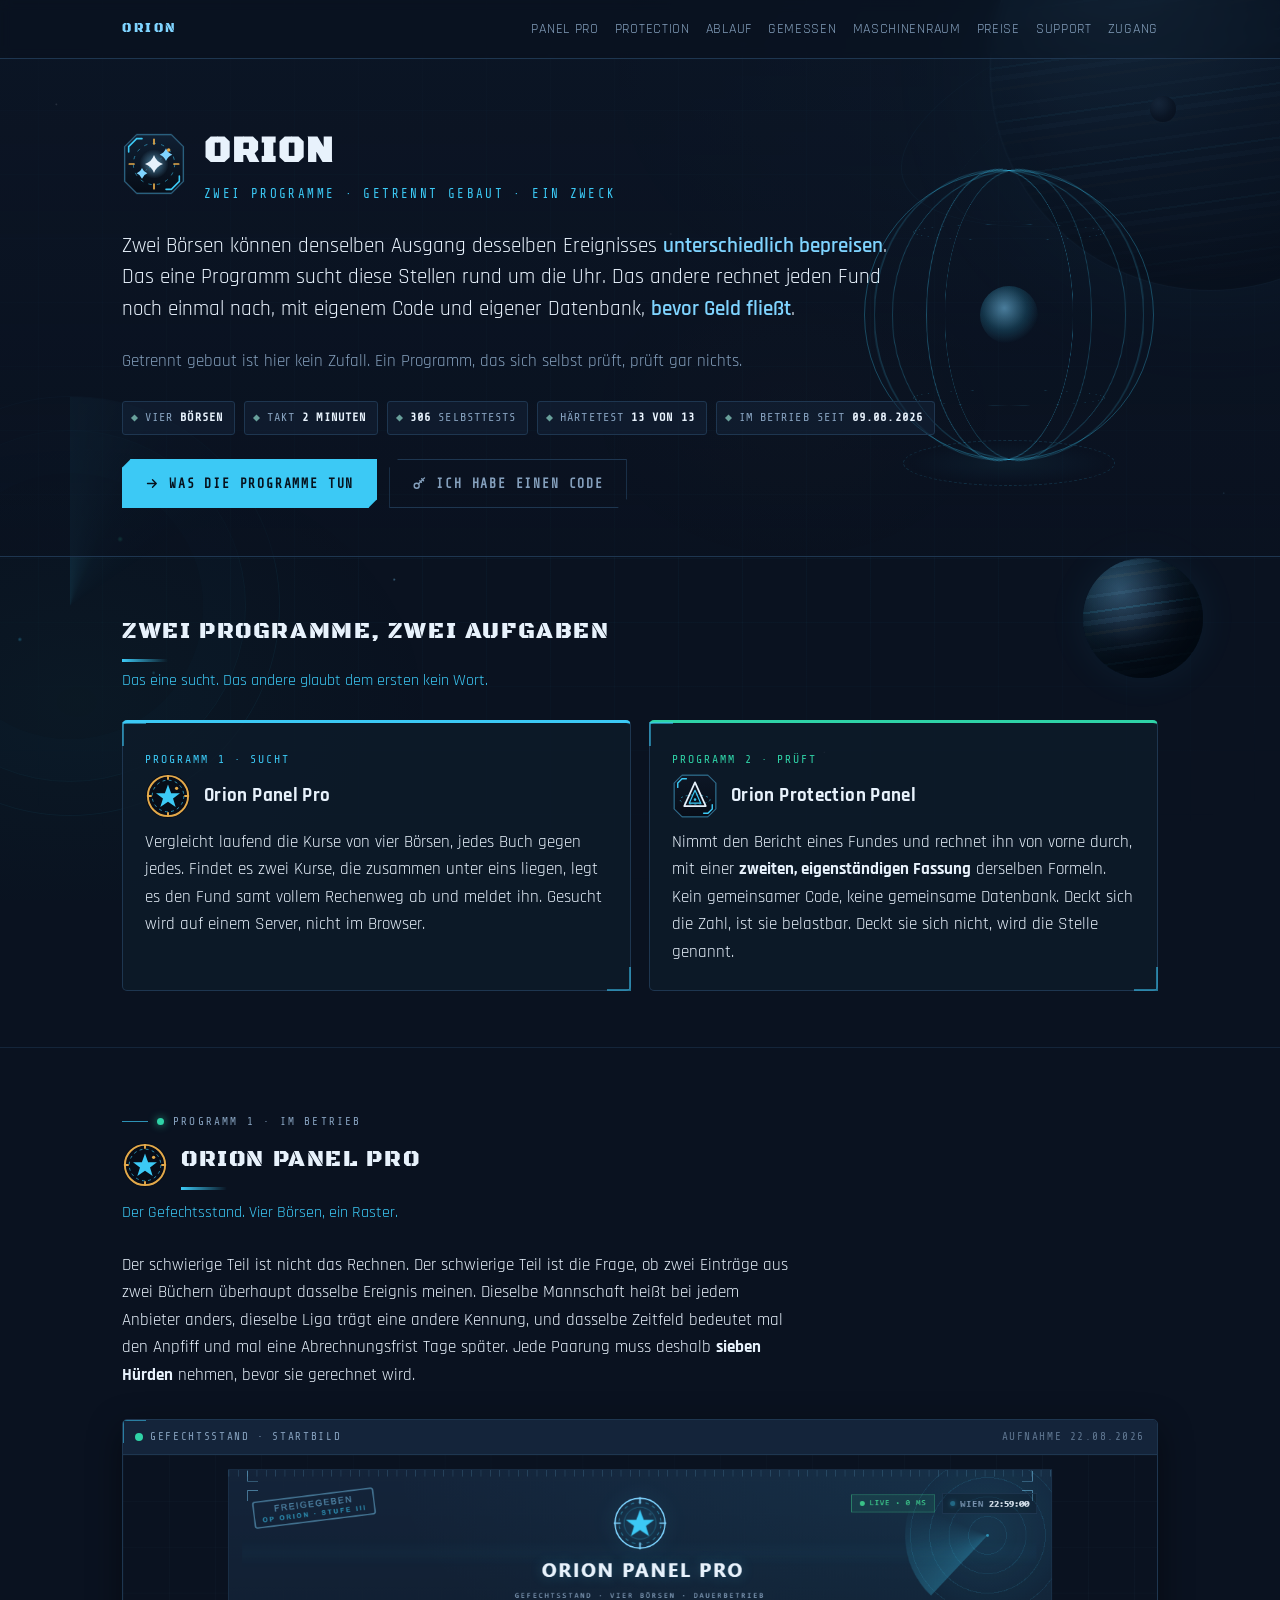
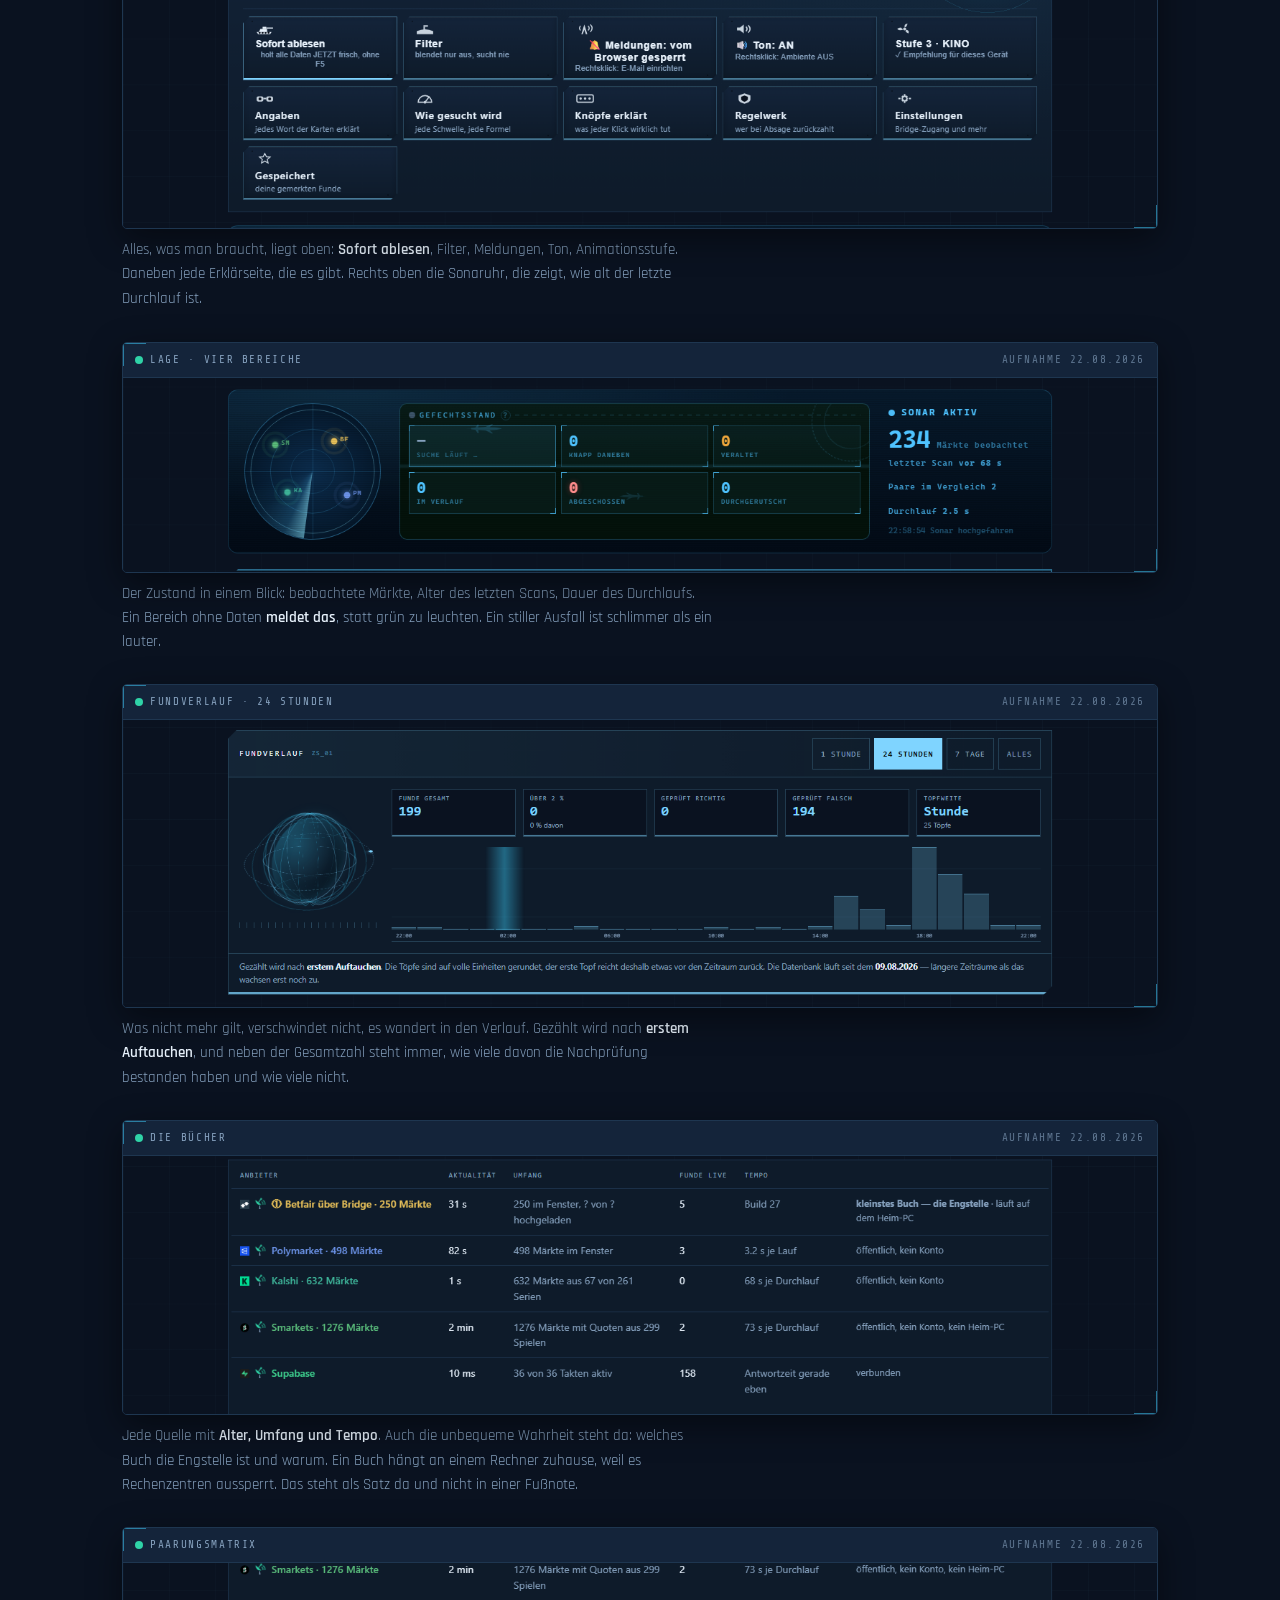
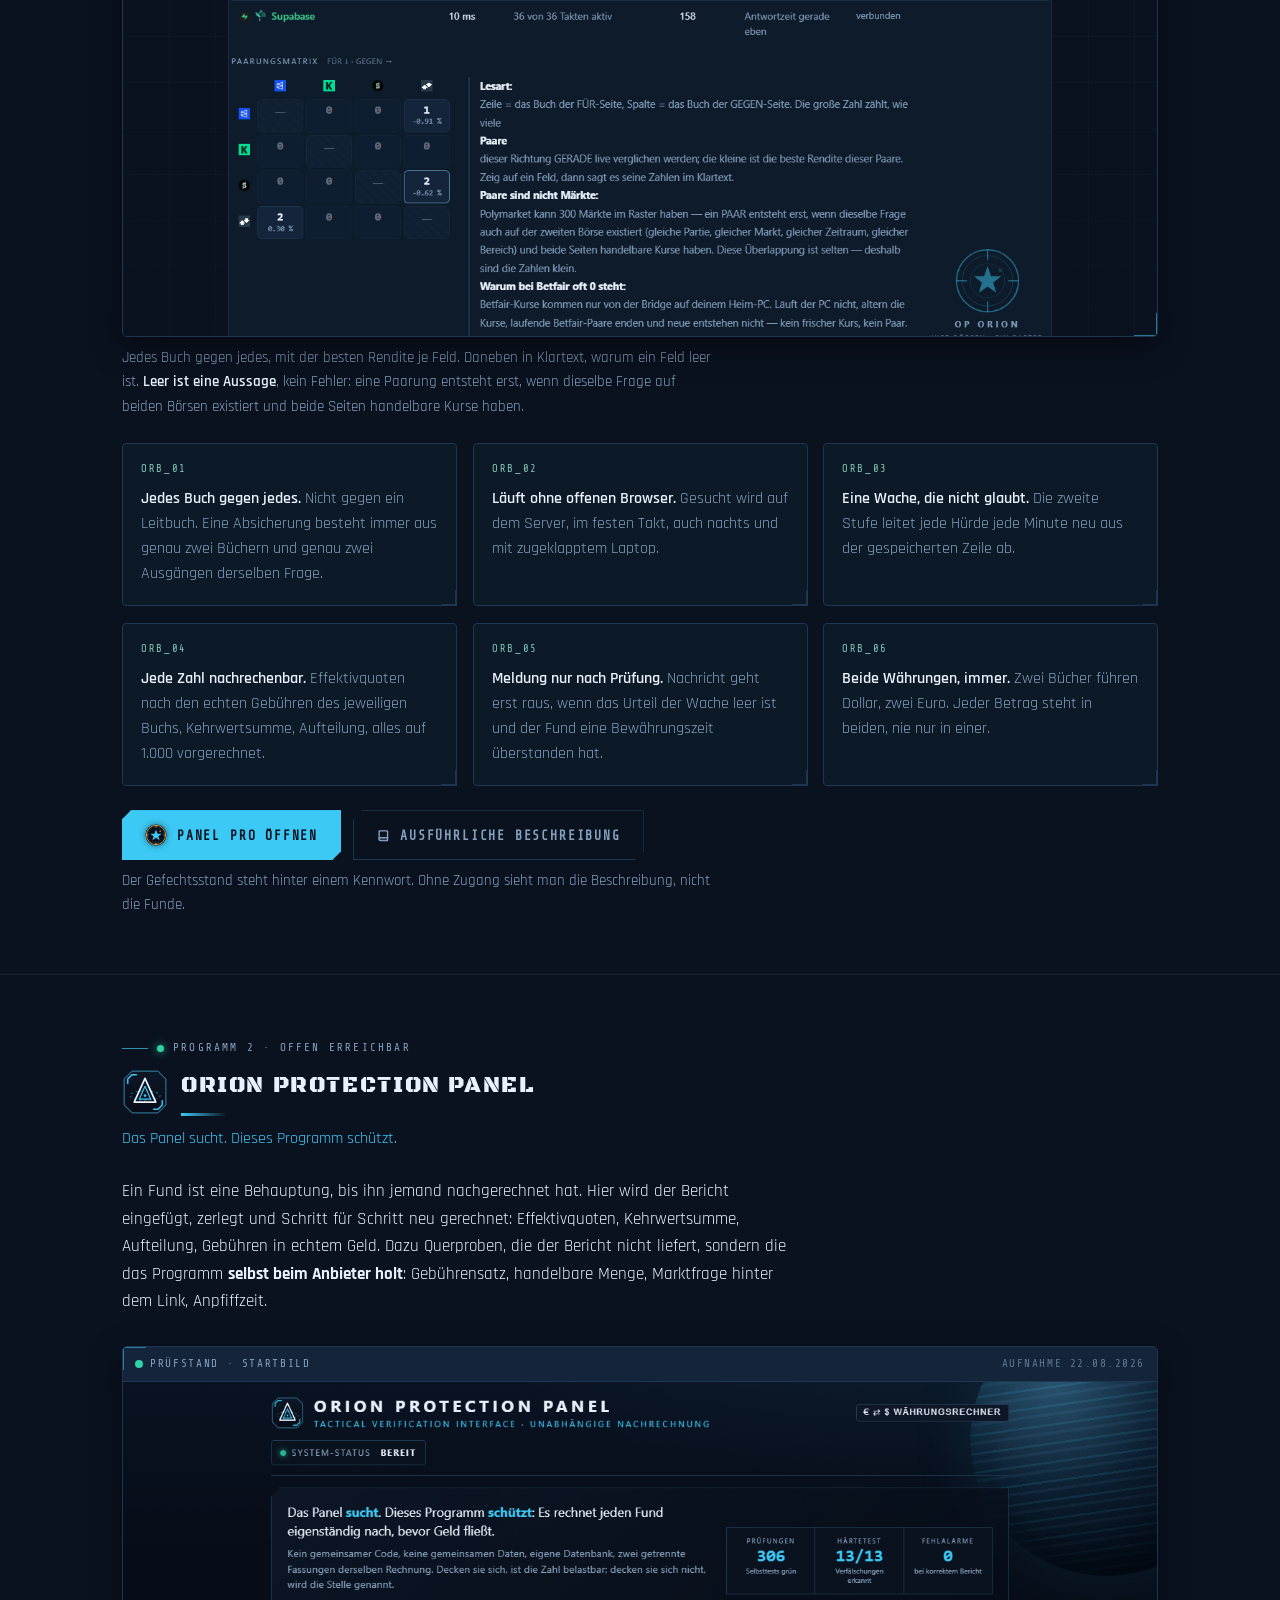
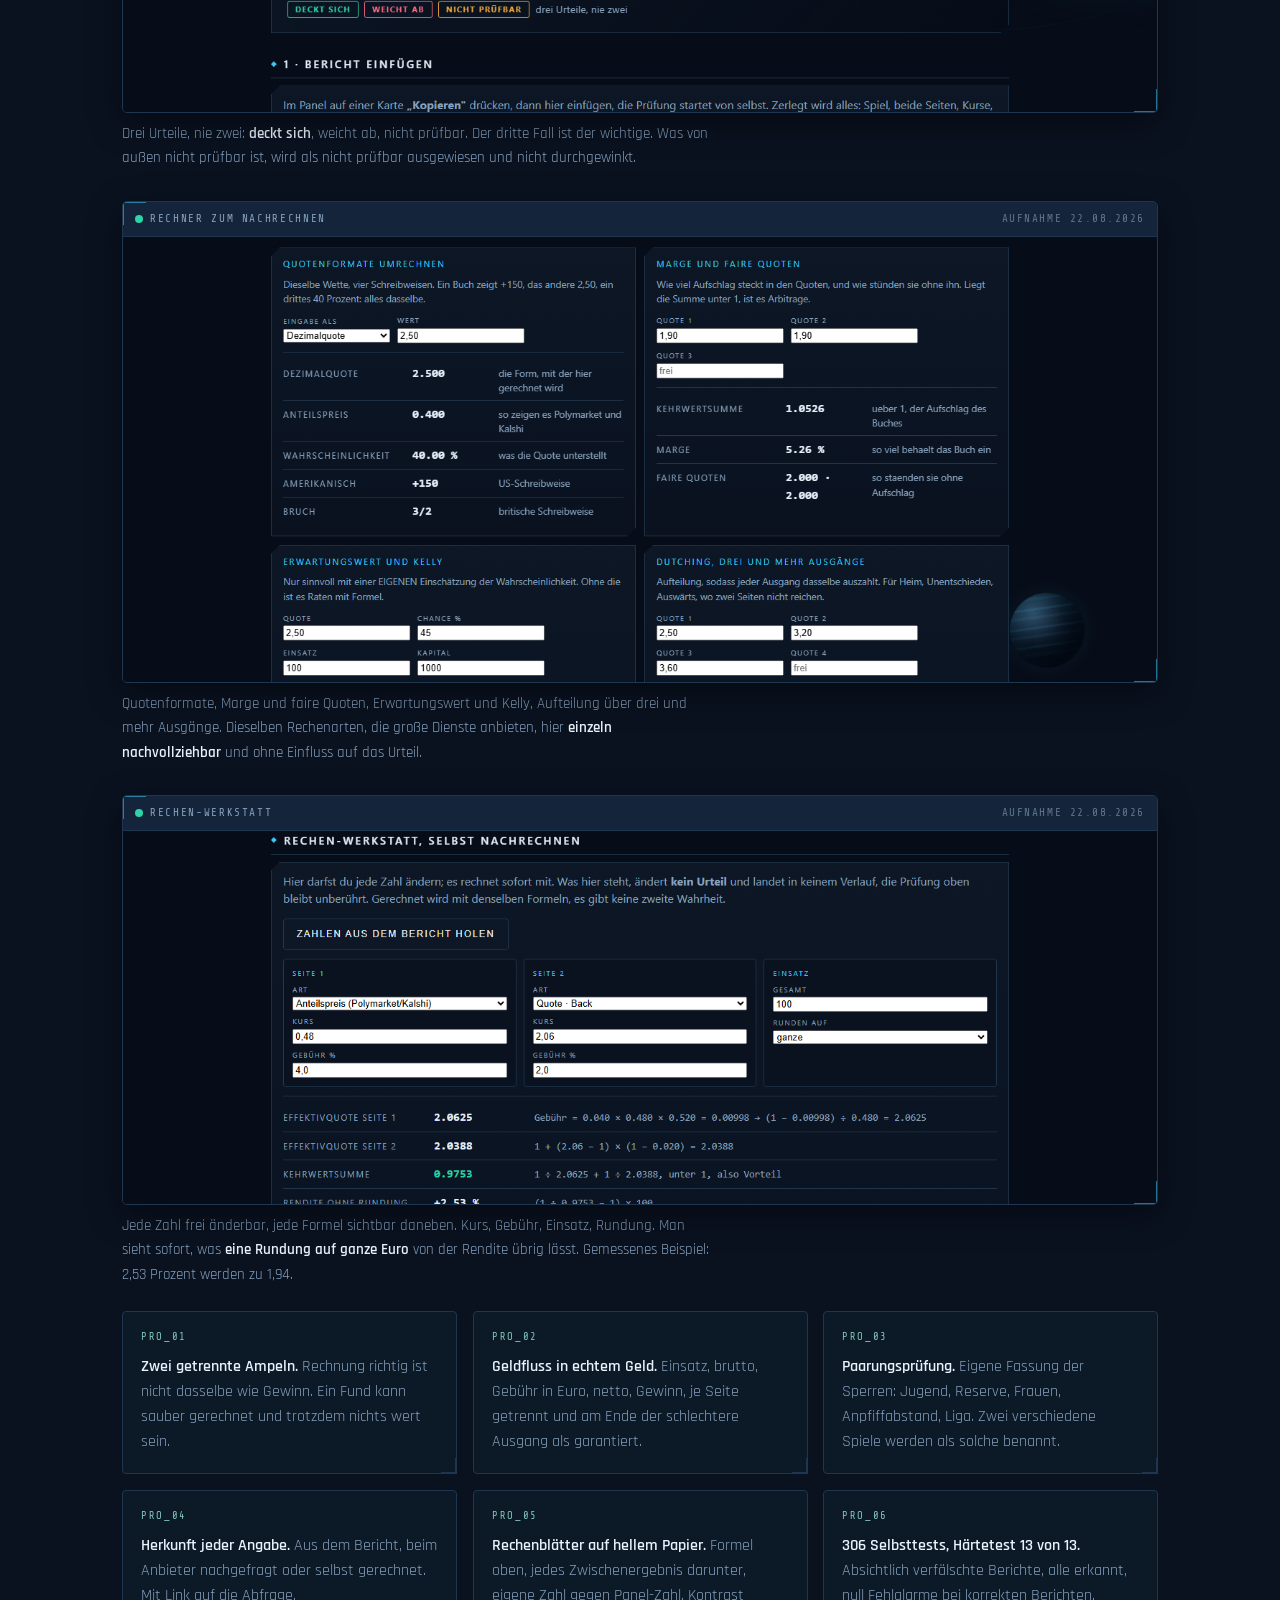
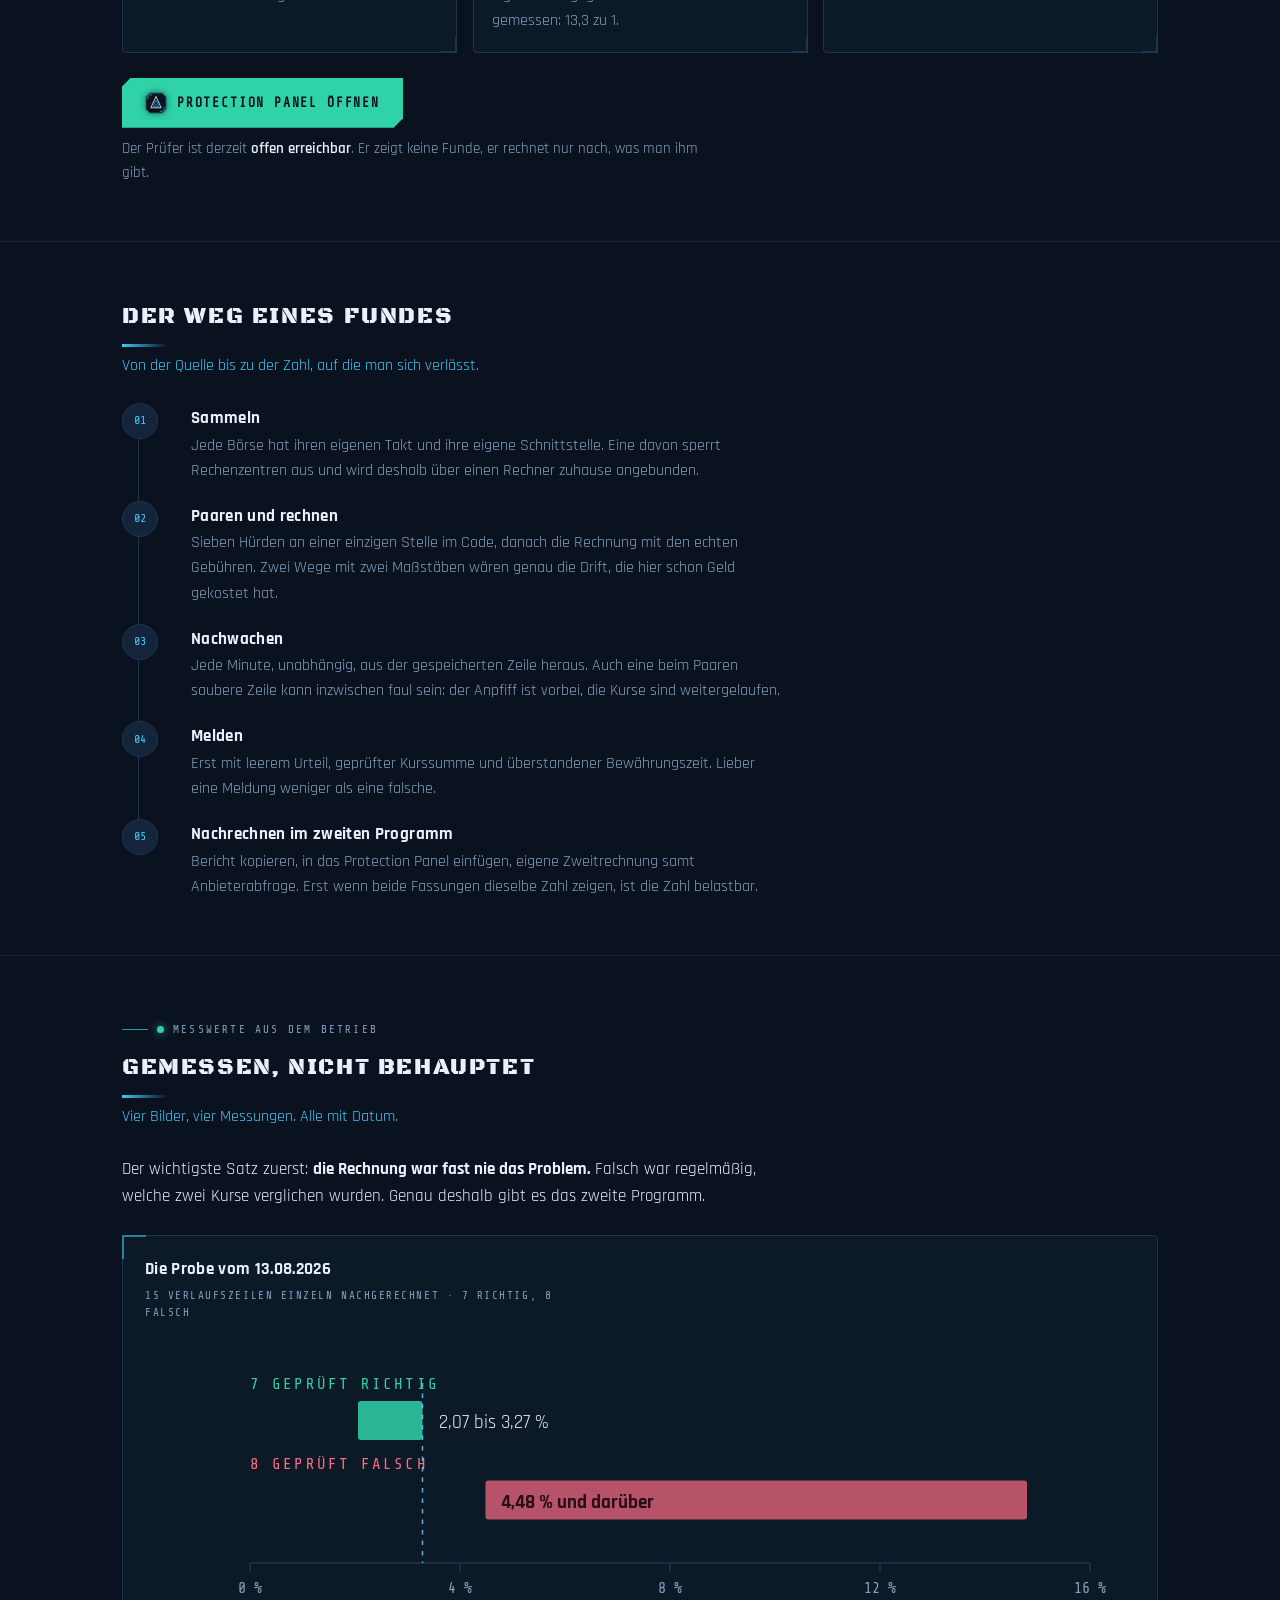
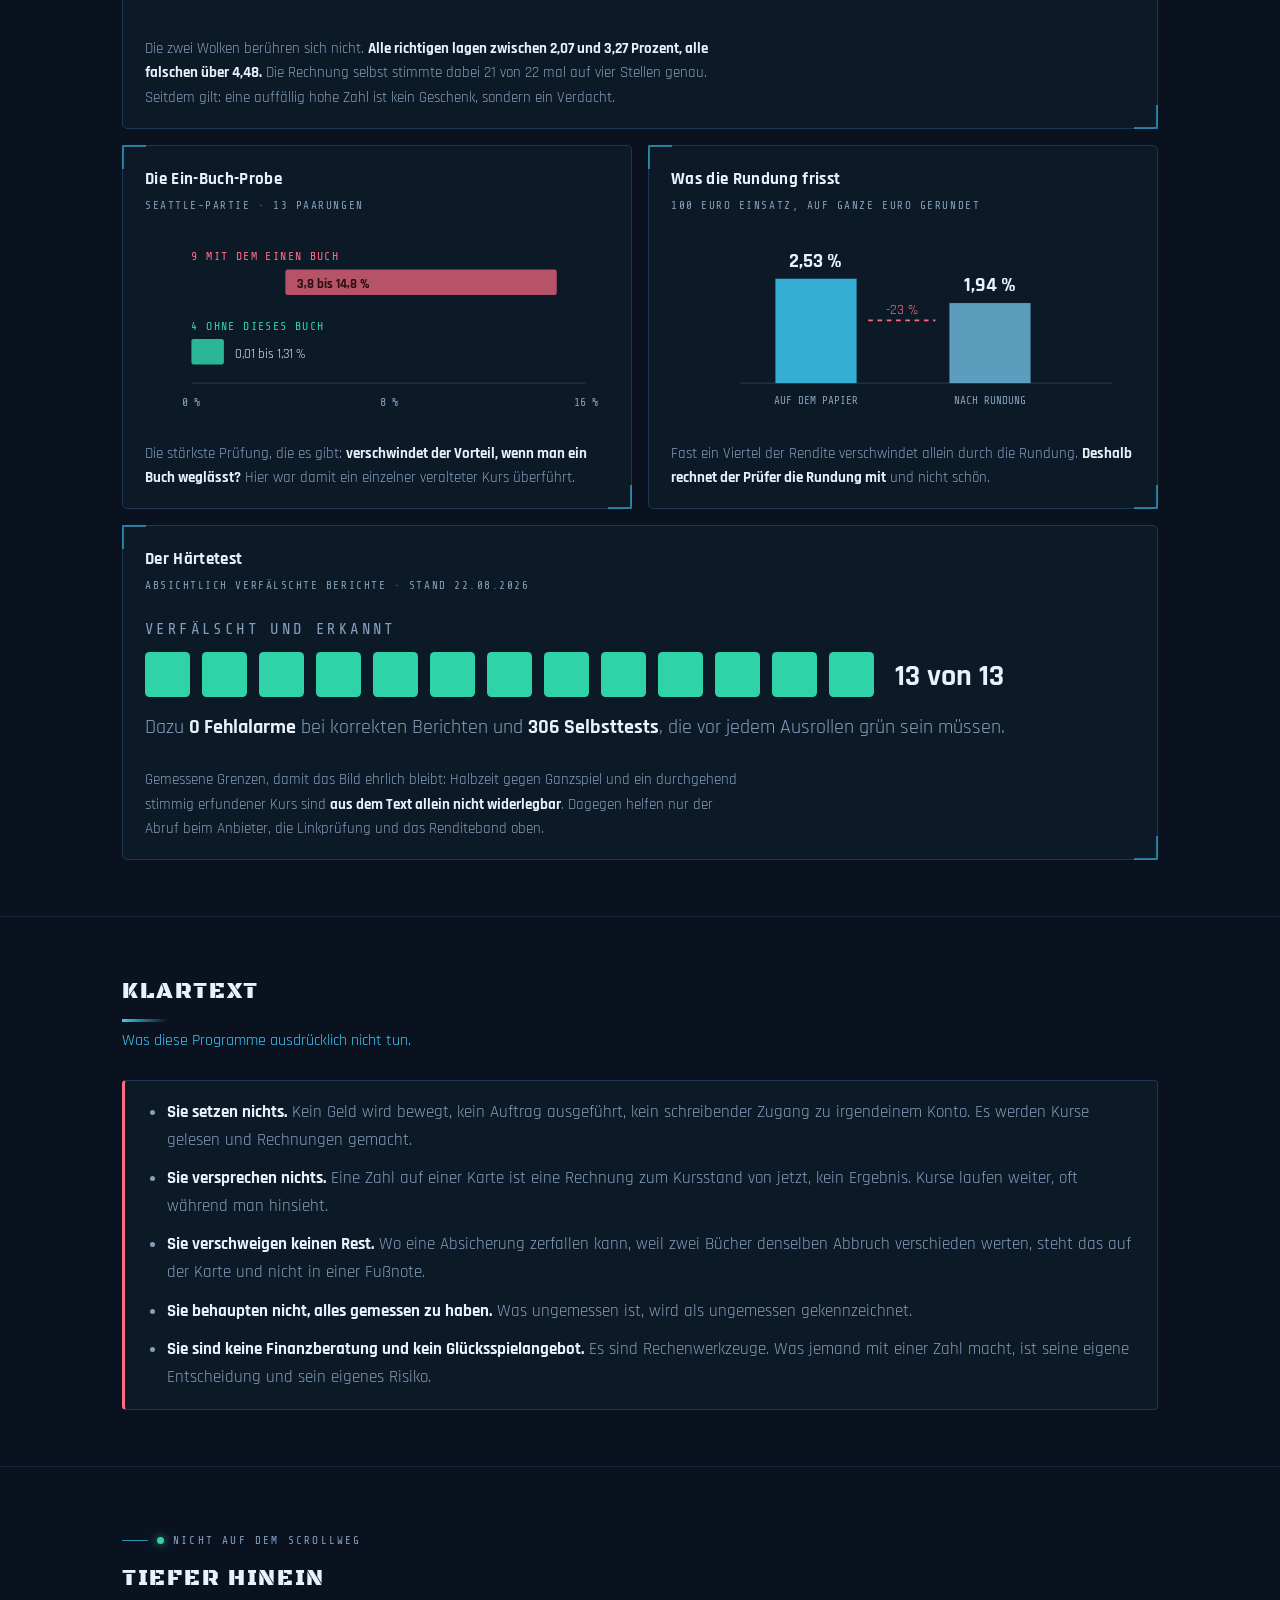
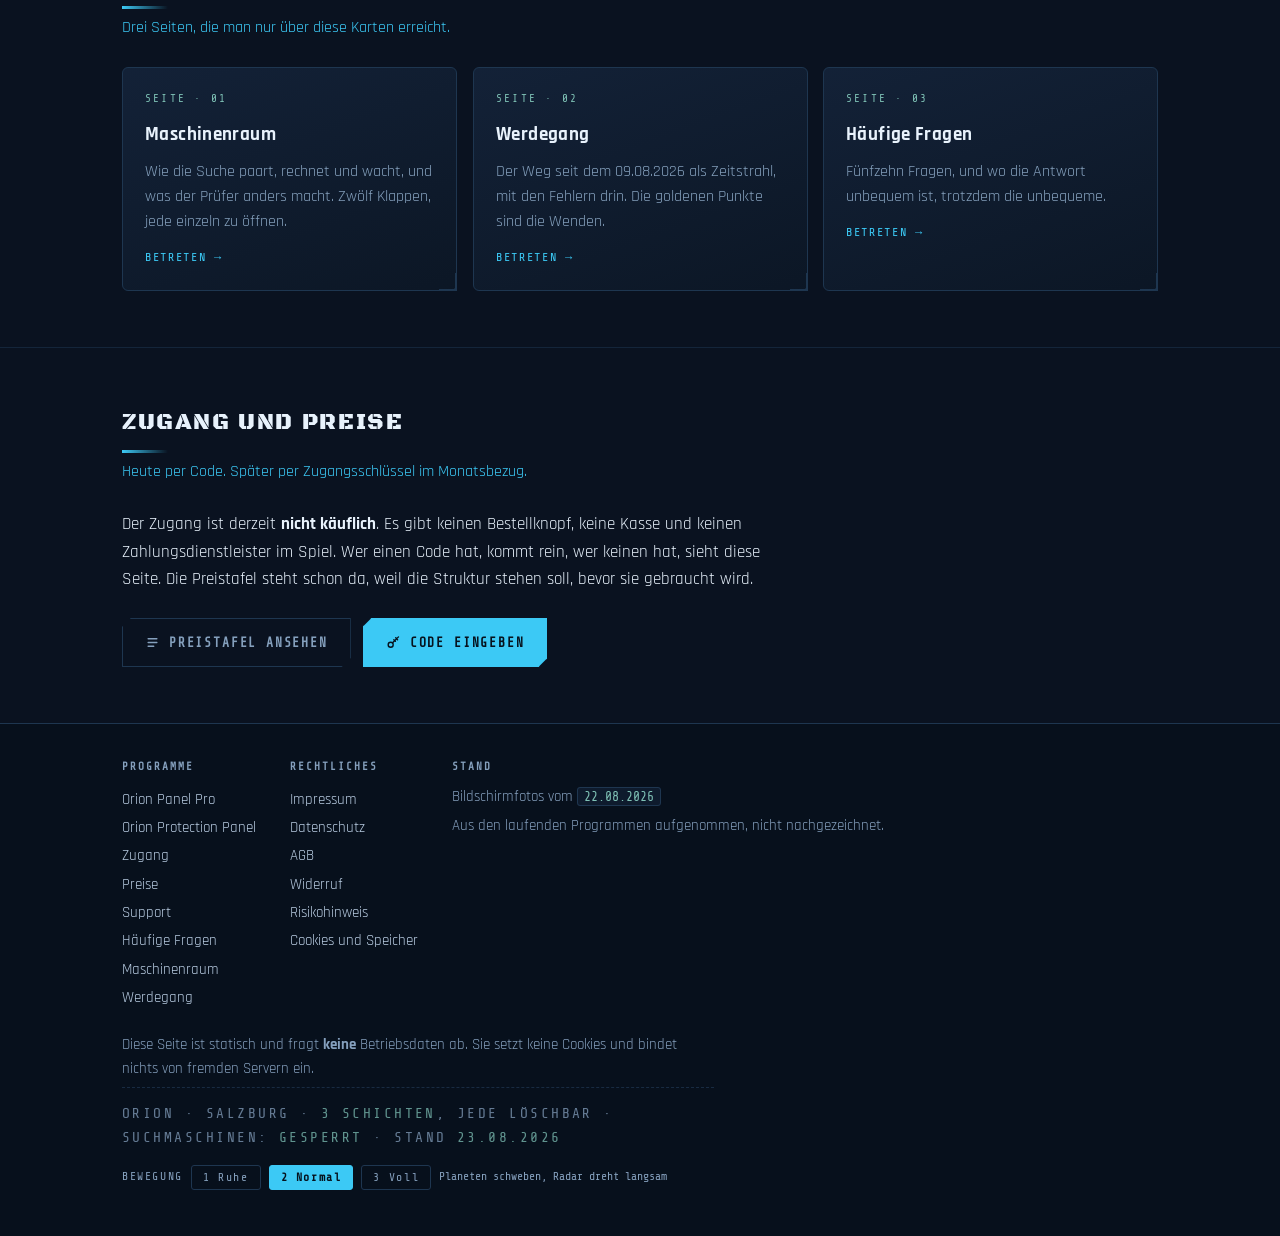
<file: index.html>
<!doctype html>
<html lang="de">
<head>
<meta charset="utf-8">
<meta name="viewport" content="width=device-width, initial-scale=1">
<title>Orion, zwei Programme für Kursabgleich und Nachrechnung</title>
<meta name="description" content="Orion Panel Pro sucht Kursunterschiede zwischen vier Boersen. Orion Protection Panel rechnet jeden Fund unabhaengig nach. Zwei getrennte Programme, ein Zweck.">
<meta name="robots" content="noindex, nofollow">
<link rel="icon" type="image/svg+xml" href="bilder/logo-orion.svg">
<link rel="stylesheet" href="schrift/schrift.css?v=6">
<link rel="stylesheet" href="css/front.css?v=6">
<link rel="stylesheet" href="css/buehne.css?v=6">
<link rel="stylesheet" href="css/tiefe.css?v=6">
<script src="js/buehne.js?v=6"></script>
<script src="js/neigung.js?v=6" defer></script>

<!-- =============================================================================
     INDEX.HTML, die Frontpage. Angelegt 22.08.2026.

     ZWECK: eine oeffentliche Seite VOR den beiden Programmen. Sie erklaert,
     zeigt echte Bildschirmfotos und fuehrt zu den Zugaengen. Die Programme
     selbst bleiben unangetastet, dieses Verzeichnis ist ein eigenes Projekt.

     KEIN DATENZUGRIFF: diese Seite spricht weder mit Supabase noch mit der
     Bridge. Kein Fund, kein Kurs, keine Zahl aus dem Betrieb steht hier.
     Die Bildschirmfotos sind Standbilder vom 22.08.2026.

     BILDER: aufgenommen aus den laufenden Programmen, nicht nachgezeichnet.
     ========================================================================== -->
</head>
<body>

<!-- Design-Schicht 2, LOESCHBAR: Sternenfeld, Raster, Planeten, Radar.
     Liegt hinter allem, nimmt keine Klicks an, traegt keine Zahl.
     Wer den Block und css/buehne.css entfernt, hat die schlichte Fassung. -->
<div class="buehne" aria-hidden="true">
  <div class="sterne"></div>
  <div class="raster-buehne"></div>
  <div class="orbit orbit-1"></div>
  <div class="orbit orbit-2"></div>
  <div class="planet planet-1"></div>
  <div class="mond"></div>
  <div class="planet planet-2"></div>
  <div class="planet planet-3"></div>
  <div class="radar"></div>
</div>


<div class="leiste">
  <div class="hof">
    <a class="name" href="index.html">Orion</a>
    <nav>
      <a href="#panel">Panel Pro</a>
      <a href="#protection">Protection</a>
      <a href="#zusammen">Ablauf</a>
      <a href="#gemessen">Gemessen</a>
      <a href="technik.html">Maschinenraum</a>
      <a href="preise.html">Preise</a>
      <a href="support.html">Support</a>
      <a href="zugang.html">Zugang</a>
    </nav>
  </div>
</div>

<header class="kopf">
  <div class="hof">


    <!-- Das 3D-Kopfstueck (Design-Schicht 2, loeschbar): eine Drahtkugel,
         die sich als Ganzes dreht. Nur Schmuck, nimmt keine Klicks an. -->
    <div class="held3d" aria-hidden="true">
      <div class="globus">
        <i class="g-ring g1"></i><i class="g-ring g2"></i><i class="g-ring g3"></i>
        <i class="g-ring g4"></i><i class="g-ring g5"></i><i class="g-ring g6"></i>
        <i class="g-aequator"><i class="g-kontakt"></i></i>
        <i class="g-breite oben"></i><i class="g-breite unten"></i>
      </div>
      <i class="g-kern"></i>
    </div>
    <div class="marke">
      <img class="wappen" src="bilder/logo-orion.svg" alt="Zeichen der Plattform Orion: drei Guertelsterne im Suchring">
      <h1>Orion
        <span class="unter">Zwei Programme &middot; getrennt gebaut &middot; ein Zweck</span>
      </h1>
    </div>

    <p class="aufschlag">
      Zwei B&ouml;rsen k&ouml;nnen denselben Ausgang desselben Ereignisses
      <b>unterschiedlich bepreisen</b>. Das eine Programm sucht diese Stellen
      rund um die Uhr. Das andere rechnet jeden Fund noch einmal nach, mit
      eigenem Code und eigener Datenbank, <b>bevor Geld fließt</b>.
    </p>

    <p class="leise">Getrennt gebaut ist hier kein Zufall. Ein Programm, das
      sich selbst pr&uuml;ft, pr&uuml;ft gar nichts.</p>

    <div class="merkzeile">
      <span class="merk">Vier <b>B&ouml;rsen</b></span>
      <span class="merk">Takt <b>2 Minuten</b></span>
      <span class="merk"><b>306</b> Selbsttests</span>
      <span class="merk">H&auml;rtetest <b>13 von 13</b></span>
      <span class="merk">Im Betrieb seit <b>09.08.2026</b></span>
    </div>

    <div class="zugang">
      <a class="tor" href="#panel">Was die Programme tun</a>
      <a class="tor leise" href="zugang.html">Ich habe einen Code</a>
    </div>

  </div>
</header>

<main>

  <!-- ======================================================== ZWEI PROGRAMME -->
  <section>
    <div class="hof">
      <h2>Zwei Programme, zwei Aufgaben</h2>
      <p class="satz">Das eine sucht. Das andere glaubt dem ersten kein Wort.</p>

      <div class="saeulen">
        <div class="saeule sucht hud steigt">
          <span class="rolle">Programm 1 &middot; sucht</span>
          <div class="zeichen">
            <img src="bilder/logo-panel.svg" alt="Zeichen des Orion Panel Pro">
            <h3>Orion Panel Pro</h3>
          </div>
          <p>Vergleicht laufend die Kurse von vier B&ouml;rsen, jedes Buch gegen
            jedes. Findet es zwei Kurse, die zusammen unter eins liegen, legt es
            den Fund samt vollem Rechenweg ab und meldet ihn. Gesucht wird auf
            einem Server, nicht im Browser.</p>
        </div>
        <div class="saeule prueft hud steigt v1">
          <span class="rolle">Programm 2 &middot; pr&uuml;ft</span>
          <div class="zeichen">
            <img src="bilder/logo-protection.svg" alt="Zeichen des Orion Protection Panel">
            <h3>Orion Protection Panel</h3>
          </div>
          <p>Nimmt den Bericht eines Fundes und rechnet ihn von vorne durch,
            mit einer <b>zweiten, eigenst&auml;ndigen Fassung</b> derselben
            Formeln. Kein gemeinsamer Code, keine gemeinsame Datenbank. Deckt
            sich die Zahl, ist sie belastbar. Deckt sie sich nicht, wird die
            Stelle genannt.</p>
        </div>
      </div>
    </div>
  </section>

  <!-- ============================================================= PANEL PRO -->
  <section id="panel">
    <div class="hof">
      <span class="plakette"><span class="lampe"></span> Programm 1 &middot; im Betrieb</span>
      <div class="zeichen">
        <img src="bilder/logo-panel.svg" alt="">
        <h2 style="margin:0">Orion Panel Pro</h2>
      </div>
      <p class="satz">Der Gefechtsstand. Vier B&ouml;rsen, ein Raster.</p>

      <p>Der schwierige Teil ist nicht das Rechnen. Der schwierige Teil ist die
        Frage, ob zwei Eintr&auml;ge aus zwei B&uuml;chern &uuml;berhaupt
        dasselbe Ereignis meinen. Dieselbe Mannschaft hei&szlig;t bei jedem
        Anbieter anders, dieselbe Liga tr&auml;gt eine andere Kennung, und
        dasselbe Zeitfeld bedeutet mal den Anpfiff und mal eine
        Abrechnungsfrist Tage sp&auml;ter. Jede Paarung muss deshalb
        <b>sieben H&uuml;rden</b> nehmen, bevor sie gerechnet wird.</p>

      <div class="spot steigt">
        <div class="rahmen hud">
          <div class="balken"><span class="punkt an"></span> Gefechtsstand &middot; Startbild</div>
          <img src="bilder/panel-kopf.png" alt="Startbild des Orion Panel Pro mit Bedienknoepfen und Statusanzeige" loading="lazy">
        </div>
        <p class="bildtext">Alles, was man braucht, liegt oben:
          <b>Sofort ablesen</b>, Filter, Meldungen, Ton, Animationsstufe. Daneben
          jede Erkl&auml;rseite, die es gibt. Rechts oben die Sonaruhr, die zeigt,
          wie alt der letzte Durchlauf ist.</p>
      </div>

      <div class="spot steigt">
        <div class="rahmen hud">
          <div class="balken"><span class="punkt an"></span> Lage &middot; vier Bereiche</div>
          <img src="bilder/panel-lage.png" alt="Radar, Gefechtsstand-Kacheln und Sonarzaehler des Panels" loading="lazy">
        </div>
        <p class="bildtext">Der Zustand in einem Blick: beobachtete M&auml;rkte,
          Alter des letzten Scans, Dauer des Durchlaufs. Ein Bereich ohne Daten
          <b>meldet das</b>, statt gr&uuml;n zu leuchten. Ein stiller Ausfall ist
          schlimmer als ein lauter.</p>
      </div>

      <div class="spot steigt">
        <div class="rahmen hud">
          <div class="balken"><span class="punkt an"></span> Fundverlauf &middot; 24 Stunden</div>
          <img src="bilder/panel-kurve.png" alt="Fundverlauf des Panels als Balkenkurve ueber 24 Stunden" loading="lazy">
        </div>
        <p class="bildtext">Was nicht mehr gilt, verschwindet nicht, es wandert
          in den Verlauf. Gez&auml;hlt wird nach <b>erstem Auftauchen</b>, und
          neben der Gesamtzahl steht immer, wie viele davon die Nachpr&uuml;fung
          bestanden haben und wie viele nicht.</p>
      </div>

      <div class="spot steigt">
        <div class="rahmen hud">
          <div class="balken"><span class="punkt an"></span> Die B&uuml;cher</div>
          <img src="bilder/panel-buecher.png" alt="Tabelle der vier Boersen mit Aktualitaet, Umfang und Tempo" loading="lazy">
        </div>
        <p class="bildtext">Jede Quelle mit <b>Alter, Umfang und Tempo</b>. Auch
          die unbequeme Wahrheit steht da: welches Buch die Engstelle ist und
          warum. Ein Buch h&auml;ngt an einem Rechner zuhause, weil es
          Rechenzentren aussperrt. Das steht als Satz da und nicht in einer
          Fu&szlig;note.</p>
      </div>

      <div class="spot steigt">
        <div class="rahmen hud">
          <div class="balken"><span class="punkt an"></span> Paarungsmatrix</div>
          <img src="bilder/panel-matrix.png" alt="Matrix aller Boersenpaarungen mit bester Rendite je Feld" loading="lazy">
        </div>
        <p class="bildtext">Jedes Buch gegen jedes, mit der besten Rendite je
          Feld. Daneben in Klartext, warum ein Feld leer ist. <b>Leer ist eine
          Aussage</b>, kein Fehler: eine Paarung entsteht erst, wenn dieselbe
          Frage auf beiden B&ouml;rsen existiert und beide Seiten handelbare
          Kurse haben.</p>
      </div>

      <div class="raster">
        <div class="feld steigt"><span class="kennung">ORB_01</span>
          <p><b>Jedes Buch gegen jedes.</b> Nicht gegen ein Leitbuch. Eine
            Absicherung besteht immer aus genau zwei B&uuml;chern und genau zwei
            Ausg&auml;ngen derselben Frage.</p></div>
        <div class="feld steigt v1"><span class="kennung">ORB_02</span>
          <p><b>L&auml;uft ohne offenen Browser.</b> Gesucht wird auf dem Server,
            im festen Takt, auch nachts und mit zugeklapptem Laptop.</p></div>
        <div class="feld steigt v2"><span class="kennung">ORB_03</span>
          <p><b>Eine Wache, die nicht glaubt.</b> Die zweite Stufe leitet jede
            H&uuml;rde jede Minute neu aus der gespeicherten Zeile ab.</p></div>
        <div class="feld steigt"><span class="kennung">ORB_04</span>
          <p><b>Jede Zahl nachrechenbar.</b> Effektivquoten nach den echten
            Geb&uuml;hren des jeweiligen Buchs, Kehrwertsumme, Aufteilung, alles
            auf 1.000 vorgerechnet.</p></div>
        <div class="feld steigt v1"><span class="kennung">ORB_05</span>
          <p><b>Meldung nur nach Pr&uuml;fung.</b> Nachricht geht erst raus, wenn
            das Urteil der Wache leer ist und der Fund eine Bew&auml;hrungszeit
            &uuml;berstanden hat.</p></div>
        <div class="feld steigt v2"><span class="kennung">ORB_06</span>
          <p><b>Beide W&auml;hrungen, immer.</b> Zwei B&uuml;cher f&uuml;hren
            Dollar, zwei Euro. Jeder Betrag steht in beiden, nie nur in
            einer.</p></div>
      </div>

      <div class="zugang">
        <a class="tor mitzeichen" href="zugang.html?ziel=panel"><img src="bilder/logo-panel.svg" alt="">Panel Pro &ouml;ffnen</a>
        <a class="tor leise" href="https://harryclaude-hub.github.io/orion-panel-pro/start.html" target="_blank" rel="noopener">Ausf&uuml;hrliche Beschreibung</a>
      </div>
      <p class="bildtext">Der Gefechtsstand steht hinter einem Kennwort. Ohne
        Zugang sieht man die Beschreibung, nicht die Funde.</p>

    </div>
  </section>

  <!-- ====================================================== PROTECTION PANEL -->
  <section id="protection">
    <div class="hof">
      <span class="plakette"><span class="lampe"></span> Programm 2 &middot; offen erreichbar</span>
      <div class="zeichen">
        <img src="bilder/logo-protection.svg" alt="">
        <h2 style="margin:0">Orion Protection Panel</h2>
      </div>
      <p class="satz">Das Panel sucht. Dieses Programm sch&uuml;tzt.</p>

      <p>Ein Fund ist eine Behauptung, bis ihn jemand nachgerechnet hat. Hier
        wird der Bericht eingef&uuml;gt, zerlegt und Schritt f&uuml;r Schritt
        neu gerechnet: Effektivquoten, Kehrwertsumme, Aufteilung, Geb&uuml;hren
        in echtem Geld. Dazu Querproben, die der Bericht nicht liefert, sondern
        die das Programm <b>selbst beim Anbieter holt</b>: Geb&uuml;hrensatz,
        handelbare Menge, Marktfrage hinter dem Link, Anpfiffzeit.</p>

      <div class="spot steigt">
        <div class="rahmen hud">
          <div class="balken"><span class="punkt an"></span> Pr&uuml;fstand &middot; Startbild</div>
          <img src="bilder/prot-kopf.png" alt="Startbild des Orion Protection Panel mit Eingabefeld fuer den Bericht" loading="lazy">
        </div>
        <p class="bildtext">Drei Urteile, nie zwei: <b>deckt sich</b>, weicht ab,
          nicht pr&uuml;fbar. Der dritte Fall ist der wichtige. Was von au&szlig;en
          nicht pr&uuml;fbar ist, wird als nicht pr&uuml;fbar ausgewiesen und
          nicht durchgewinkt.</p>
      </div>

      <div class="spot steigt">
        <div class="rahmen hud">
          <div class="balken"><span class="punkt an"></span> Rechner zum Nachrechnen</div>
          <img src="bilder/prot-rechner.png" alt="Rechner fuer Quotenformate, Marge, Erwartungswert und Dutching" loading="lazy">
        </div>
        <p class="bildtext">Quotenformate, Marge und faire Quoten, Erwartungswert
          und Kelly, Aufteilung &uuml;ber drei und mehr Ausg&auml;nge. Dieselben
          Rechenarten, die gro&szlig;e Dienste anbieten, hier <b>einzeln
          nachvollziehbar</b> und ohne Einfluss auf das Urteil.</p>
      </div>

      <div class="spot steigt">
        <div class="rahmen hud">
          <div class="balken"><span class="punkt an"></span> Rechen-Werkstatt</div>
          <img src="bilder/prot-werk.png" alt="Rechen-Werkstatt mit frei aenderbaren Kursen, Gebuehren und Formelzeilen" loading="lazy">
        </div>
        <p class="bildtext">Jede Zahl frei &auml;nderbar, jede Formel sichtbar
          daneben. Kurs, Geb&uuml;hr, Einsatz, Rundung. Man sieht sofort, was
          <b>eine Rundung auf ganze Euro</b> von der Rendite &uuml;brig
          l&auml;sst. Gemessenes Beispiel: 2,53 Prozent werden zu 1,94.</p>
      </div>

      <div class="raster">
        <div class="feld steigt"><span class="kennung">PRO_01</span>
          <p><b>Zwei getrennte Ampeln.</b> Rechnung richtig ist nicht dasselbe wie
            Gewinn. Ein Fund kann sauber gerechnet und trotzdem nichts wert
            sein.</p></div>
        <div class="feld steigt v1"><span class="kennung">PRO_02</span>
          <p><b>Geldfluss in echtem Geld.</b> Einsatz, brutto, Geb&uuml;hr in
            Euro, netto, Gewinn, je Seite getrennt und am Ende der schlechtere
            Ausgang als garantiert.</p></div>
        <div class="feld steigt v2"><span class="kennung">PRO_03</span>
          <p><b>Paarungspr&uuml;fung.</b> Eigene Fassung der Sperren: Jugend,
            Reserve, Frauen, Anpfiffabstand, Liga. Zwei verschiedene Spiele
            werden als solche benannt.</p></div>
        <div class="feld steigt"><span class="kennung">PRO_04</span>
          <p><b>Herkunft jeder Angabe.</b> Aus dem Bericht, beim Anbieter
            nachgefragt oder selbst gerechnet. Mit Link auf die Abfrage.</p></div>
        <div class="feld steigt v1"><span class="kennung">PRO_05</span>
          <p><b>Rechenbl&auml;tter auf hellem Papier.</b> Formel oben, jedes
            Zwischenergebnis darunter, eigene Zahl gegen Panel-Zahl. Kontrast
            gemessen: 13,3 zu 1.</p></div>
        <div class="feld steigt v2"><span class="kennung">PRO_06</span>
          <p><b>306 Selbsttests, H&auml;rtetest 13 von 13.</b> Absichtlich
            verf&auml;lschte Berichte, alle erkannt, null Fehlalarme bei
            korrekten Berichten.</p></div>
      </div>

      <div class="zugang">
        <a class="tor gruen mitzeichen" href="https://harryclaude-hub.github.io/orion-protection-panel/" target="_blank" rel="noopener"><img src="bilder/logo-protection.svg" alt="">Protection Panel &ouml;ffnen</a>
      </div>
      <p class="bildtext">Der Pr&uuml;fer ist derzeit <b>offen erreichbar</b>.
        Er zeigt keine Funde, er rechnet nur nach, was man ihm gibt.</p>

    </div>
  </section>

  <!-- ============================================================== ZUSAMMEN -->
  <section id="zusammen">
    <div class="hof">
      <h2>Der Weg eines Fundes</h2>
      <p class="satz">Von der Quelle bis zu der Zahl, auf die man sich verl&auml;sst.</p>

      <ol class="kette steigt">
        <li><b>Sammeln</b>
          <span>Jede B&ouml;rse hat ihren eigenen Takt und ihre eigene
            Schnittstelle. Eine davon sperrt Rechenzentren aus und wird deshalb
            &uuml;ber einen Rechner zuhause angebunden.</span></li>
        <li><b>Paaren und rechnen</b>
          <span>Sieben H&uuml;rden an einer einzigen Stelle im Code, danach die
            Rechnung mit den echten Geb&uuml;hren. Zwei Wege mit zwei
            Ma&szlig;st&auml;ben w&auml;ren genau die Drift, die hier schon Geld
            gekostet hat.</span></li>
        <li><b>Nachwachen</b>
          <span>Jede Minute, unabh&auml;ngig, aus der gespeicherten Zeile heraus.
            Auch eine beim Paaren saubere Zeile kann inzwischen faul sein: der
            Anpfiff ist vorbei, die Kurse sind weitergelaufen.</span></li>
        <li><b>Melden</b>
          <span>Erst mit leerem Urteil, gepr&uuml;fter Kurssumme und
            &uuml;berstandener Bew&auml;hrungszeit. Lieber eine Meldung weniger
            als eine falsche.</span></li>
        <li><b>Nachrechnen im zweiten Programm</b>
          <span>Bericht kopieren, in das Protection Panel einf&uuml;gen, eigene
            Zweitrechnung samt Anbieterabfrage. Erst wenn beide Fassungen
            dieselbe Zahl zeigen, ist die Zahl belastbar.</span></li>
      </ol>
    </div>
  </section>

  <!-- =============================================================== GEMESSEN
       Jede Zahl in diesem Abschnitt ist gemessen, mit Datum und Herkunft.
       Die Baender und Balken sind von Hand gezeichnetes SVG, keine Bibliothek,
       kein Skript, kein Nachladen. Wer nachrechnen will: jeder Wert steht als
       Zahl daneben, nicht nur als Laenge.
       ==================================================================== -->
  <section id="gemessen">
    <div class="hof">
      <span class="plakette"><span class="lampe"></span> Messwerte aus dem Betrieb</span>
      <h2>Gemessen, nicht behauptet</h2>
      <p class="satz">Vier Bilder, vier Messungen. Alle mit Datum.</p>

      <p>Der wichtigste Satz zuerst: <b>die Rechnung war fast nie das Problem.</b>
        Falsch war regelm&auml;&szlig;ig, welche zwei Kurse verglichen wurden.
        Genau deshalb gibt es das zweite Programm.</p>

      <div class="messraster">

        <div class="messfeld breit hud steigt">
          <h3>Die Probe vom 13.08.2026</h3>
          <p class="quelle">15 Verlaufszeilen einzeln nachgerechnet &middot; 7 richtig, 8 falsch</p>
          <svg viewBox="0 0 660 190" role="img"
               aria-label="Renditeband: richtige Funde lagen zwischen 2,07 und 3,27 Prozent, falsche ab 4,48 Prozent aufwaerts">
            <line x1="70" y1="150" x2="630" y2="150" stroke="var(--rand)" stroke-width="1"/>
            <g font-family="Share Tech Mono, monospace" font-size="10" fill="var(--text-leise)">
              <line x1="70"  y1="150" x2="70"  y2="156" stroke="var(--rand)"/><text x="70"  y="170" text-anchor="middle">0 %</text>
              <line x1="210" y1="150" x2="210" y2="156" stroke="var(--rand)"/><text x="210" y="170" text-anchor="middle">4 %</text>
              <line x1="350" y1="150" x2="350" y2="156" stroke="var(--rand)"/><text x="350" y="170" text-anchor="middle">8 %</text>
              <line x1="490" y1="150" x2="490" y2="156" stroke="var(--rand)"/><text x="490" y="170" text-anchor="middle">12 %</text>
              <line x1="630" y1="150" x2="630" y2="156" stroke="var(--rand)"/><text x="630" y="170" text-anchor="middle">16 %</text>
            </g>
            <rect x="142" y="42" width="43" height="26" rx="2" fill="var(--gruen)" opacity=".85"/>
            <text x="70" y="34" font-family="Share Tech Mono, monospace" font-size="10.5"
                  fill="var(--gruen)" letter-spacing="1.4">7 GEPR&Uuml;FT RICHTIG</text>
            <text x="196" y="60" font-size="12.5" fill="var(--text)">2,07 bis 3,27 %</text>
            <rect x="227" y="95" width="361" height="26" rx="2" fill="var(--rot)" opacity=".7"/>
            <text x="70" y="87" font-family="Share Tech Mono, monospace" font-size="10.5"
                  fill="var(--rot)" letter-spacing="1.4">8 GEPR&Uuml;FT FALSCH</text>
            <text x="237" y="113" font-size="12.5" fill="#2A0E15" font-weight="700">4,48 % und dar&uuml;ber</text>
            <line x1="185" y1="30" x2="185" y2="150" stroke="var(--gold)" stroke-width="1" stroke-dasharray="3 4" opacity=".8"/>
          </svg>
          <p class="deutung">Die zwei Wolken ber&uuml;hren sich nicht. <b>Alle
            richtigen lagen zwischen 2,07 und 3,27 Prozent, alle falschen &uuml;ber
            4,48.</b> Die Rechnung selbst stimmte dabei 21 von 22 mal auf vier
            Stellen genau. Seitdem gilt: eine auff&auml;llig hohe Zahl ist kein
            Geschenk, sondern ein Verdacht.</p>
        </div>

        <div class="messfeld hud steigt">
          <h3>Die Ein-Buch-Probe</h3>
          <p class="quelle">Seattle-Partie &middot; 13 Paarungen</p>
          <svg viewBox="0 0 400 170" role="img"
               aria-label="Mit dem alten Kurs lagen neun Paarungen zwischen 3,8 und 14,8 Prozent, ohne ihn vier Paarungen zwischen 0,01 und 1,31 Prozent">
            <line x1="40" y1="132" x2="380" y2="132" stroke="var(--rand)"/>
            <g font-family="Share Tech Mono, monospace" font-size="10" fill="var(--text-leise)">
              <text x="40"  y="152" text-anchor="middle">0 %</text>
              <text x="210" y="152" text-anchor="middle">8 %</text>
              <text x="380" y="152" text-anchor="middle">16 %</text>
            </g>
            <text x="40" y="26" font-family="Share Tech Mono, monospace" font-size="10"
                  fill="var(--rot)" letter-spacing="1.2">9 MIT DEM EINEN BUCH</text>
            <rect x="121" y="34" width="234" height="22" rx="2" fill="var(--rot)" opacity=".7"/>
            <text x="131" y="50" font-size="11.5" fill="#2A0E15" font-weight="700">3,8 bis 14,8 %</text>
            <text x="40" y="86" font-family="Share Tech Mono, monospace" font-size="10"
                  fill="var(--gruen)" letter-spacing="1.2">4 OHNE DIESES BUCH</text>
            <rect x="40" y="94" width="28" height="22" rx="2" fill="var(--gruen)" opacity=".85"/>
            <text x="78" y="110" font-size="11.5" fill="var(--text)">0,01 bis 1,31 %</text>
          </svg>
          <p class="deutung">Die st&auml;rkste Pr&uuml;fung, die es gibt:
            <b>verschwindet der Vorteil, wenn man ein Buch wegl&auml;sst?</b> Hier
            war damit ein einzelner veralteter Kurs &uuml;berf&uuml;hrt.</p>
        </div>

        <div class="messfeld hud steigt">
          <h3>Was die Rundung frisst</h3>
          <p class="quelle">100 Euro Einsatz, auf ganze Euro gerundet</p>
          <svg viewBox="0 0 400 170" role="img"
               aria-label="Rendite auf dem Papier 2,53 Prozent, nach Rundung auf ganze Euro 1,94 Prozent">
            <line x1="60" y1="132" x2="380" y2="132" stroke="var(--rand)"/>
            <rect x="90"  y="42" width="70" height="90" fill="var(--sonar)" opacity=".85"/>
            <text x="125" y="32" text-anchor="middle" font-size="17" font-weight="700" fill="var(--text)">2,53 %</text>
            <text x="125" y="150" text-anchor="middle" font-family="Share Tech Mono, monospace"
                  font-size="9.5" fill="var(--text-leise)">AUF DEM PAPIER</text>
            <rect x="240" y="63" width="70" height="69" fill="var(--gold)" opacity=".7"/>
            <text x="275" y="53" text-anchor="middle" font-size="17" font-weight="700" fill="var(--text)">1,94 %</text>
            <text x="275" y="150" text-anchor="middle" font-family="Share Tech Mono, monospace"
                  font-size="9.5" fill="var(--text-leise)">NACH RUNDUNG</text>
            <path d="M170 78 H228" stroke="var(--rot)" stroke-width="1.5" stroke-dasharray="4 4"/>
            <text x="199" y="72" text-anchor="middle" font-size="12" fill="var(--rot)">-23 %</text>
          </svg>
          <p class="deutung">Fast ein Viertel der Rendite verschwindet allein durch
            die Rundung. <b>Deshalb rechnet der Pr&uuml;fer die Rundung mit</b> und
            nicht sch&ouml;n.</p>
        </div>

        <div class="messfeld breit hud steigt">
          <h3>Der H&auml;rtetest</h3>
          <p class="quelle">Absichtlich verf&auml;lschte Berichte &middot; Stand 22.08.2026</p>
          <svg viewBox="0 0 660 96" role="img"
               aria-label="Dreizehn von dreizehn verfaelschten Berichten erkannt, null Fehlalarme bei korrekten Berichten">
            <text x="0" y="16" font-family="Share Tech Mono, monospace" font-size="10.5"
                  fill="var(--text-leise)" letter-spacing="1.6">VERF&Auml;LSCHT UND ERKANNT</text>
            <g fill="var(--gruen)">
              <rect x="0"   y="28" width="30" height="30" rx="3"/><rect x="38"  y="28" width="30" height="30" rx="3"/>
              <rect x="76"  y="28" width="30" height="30" rx="3"/><rect x="114" y="28" width="30" height="30" rx="3"/>
              <rect x="152" y="28" width="30" height="30" rx="3"/><rect x="190" y="28" width="30" height="30" rx="3"/>
              <rect x="228" y="28" width="30" height="30" rx="3"/><rect x="266" y="28" width="30" height="30" rx="3"/>
              <rect x="304" y="28" width="30" height="30" rx="3"/><rect x="342" y="28" width="30" height="30" rx="3"/>
              <rect x="380" y="28" width="30" height="30" rx="3"/><rect x="418" y="28" width="30" height="30" rx="3"/>
              <rect x="456" y="28" width="30" height="30" rx="3"/>
            </g>
            <text x="500" y="50" font-size="20" font-weight="700" fill="var(--text)">13 von 13</text>
            <text x="0" y="82" font-size="13" fill="var(--text-leise)">Dazu <tspan fill="var(--text)" font-weight="700">0 Fehlalarme</tspan> bei korrekten Berichten und <tspan fill="var(--text)" font-weight="700">306 Selbsttests</tspan>, die vor jedem Ausrollen gr&uuml;n sein m&uuml;ssen.</text>
          </svg>
          <p class="deutung">Gemessene Grenzen, damit das Bild ehrlich bleibt:
            Halbzeit gegen Ganzspiel und ein durchgehend stimmig erfundener Kurs
            sind <b>aus dem Text allein nicht widerlegbar</b>. Dagegen helfen nur
            der Abruf beim Anbieter, die Linkpr&uuml;fung und das Renditeband
            oben.</p>
        </div>

      </div>
    </div>
  </section>

  <!-- ============================================================== KLARTEXT -->
  <section>
    <div class="hof">
      <h2>Klartext</h2>
      <p class="satz">Was diese Programme ausdr&uuml;cklich nicht tun.</p>

      <div class="klartext">
        <ul>
          <li><b>Sie setzen nichts.</b> Kein Geld wird bewegt, kein Auftrag
            ausgef&uuml;hrt, kein schreibender Zugang zu irgendeinem Konto. Es
            werden Kurse gelesen und Rechnungen gemacht.</li>
          <li><b>Sie versprechen nichts.</b> Eine Zahl auf einer Karte ist eine
            Rechnung zum Kursstand von jetzt, kein Ergebnis. Kurse laufen weiter,
            oft w&auml;hrend man hinsieht.</li>
          <li><b>Sie verschweigen keinen Rest.</b> Wo eine Absicherung zerfallen
            kann, weil zwei B&uuml;cher denselben Abbruch verschieden werten,
            steht das auf der Karte und nicht in einer Fu&szlig;note.</li>
          <li><b>Sie behaupten nicht, alles gemessen zu haben.</b> Was ungemessen
            ist, wird als ungemessen gekennzeichnet.</li>
          <li><b>Sie sind keine Finanzberatung und kein Gl&uuml;cksspielangebot.</b>
            Es sind Rechenwerkzeuge. Was jemand mit einer Zahl macht, ist seine
            eigene Entscheidung und sein eigenes Risiko.</li>
        </ul>
      </div>
    </div>
  </section>

  <!-- ============================================================ KARTENRAUM
       Wege zu den Seiten, die an keinem Scrollweg haengen. Die Karten stehen
       leicht gekippt im Raum (tiefe.css) und richten sich beim Zeigen auf.
       ==================================================================== -->
  <section id="weiter">
    <div class="hof">
      <span class="plakette"><span class="lampe"></span> Nicht auf dem Scrollweg</span>
      <h2>Tiefer hinein</h2>
      <p class="satz">Drei Seiten, die man nur &uuml;ber diese Karten erreicht.</p>

      <div class="kartenraum">
        <a href="technik.html" class="steigt">
          <span class="nummer">SEITE &middot; 01</span>
          <h3>Maschinenraum</h3>
          <p>Wie die Suche paart, rechnet und wacht, und was der Pr&uuml;fer
            anders macht. Zw&ouml;lf Klappen, jede einzeln zu &ouml;ffnen.</p>
          <span class="pfeil">Betreten &rarr;</span>
        </a>
        <a href="werdegang.html" class="steigt v1">
          <span class="nummer">SEITE &middot; 02</span>
          <h3>Werdegang</h3>
          <p>Der Weg seit dem 09.08.2026 als Zeitstrahl, mit den Fehlern drin.
            Die goldenen Punkte sind die Wenden.</p>
          <span class="pfeil">Betreten &rarr;</span>
        </a>
        <a href="faq.html" class="steigt v2">
          <span class="nummer">SEITE &middot; 03</span>
          <h3>H&auml;ufige Fragen</h3>
          <p>F&uuml;nfzehn Fragen, und wo die Antwort unbequem ist, trotzdem die
            unbequeme.</p>
          <span class="pfeil">Betreten &rarr;</span>
        </a>
      </div>
    </div>
  </section>

  <!-- ================================================================ PREISE -->
  <section id="preise-kurz">
    <div class="hof">
      <h2>Zugang und Preise</h2>
      <p class="satz">Heute per Code. Sp&auml;ter per Zugangsschl&uuml;ssel im Monatsbezug.</p>

      <p>Der Zugang ist derzeit <b>nicht k&auml;uflich</b>. Es gibt keinen
        Bestellknopf, keine Kasse und keinen Zahlungsdienstleister im Spiel.
        Wer einen Code hat, kommt rein, wer keinen hat, sieht diese Seite. Die
        Preistafel steht schon da, weil die Struktur stehen soll, bevor sie
        gebraucht wird.</p>

      <div class="zugang">
        <a class="tor leise" href="preise.html">Preistafel ansehen</a>
        <a class="tor" href="zugang.html">Code eingeben</a>
      </div>
    </div>
  </section>

</main>

<footer class="fuss">
  <div class="hof">
    <div class="reihen">
      <div class="spalte">
        <h4>Programme</h4>
        <a href="#panel">Orion Panel Pro</a>
        <a href="#protection">Orion Protection Panel</a>
        <a href="zugang.html">Zugang</a>
        <a href="preise.html">Preise</a>
        <a href="support.html">Support</a>
        <a href="faq.html">H&auml;ufige Fragen</a>
        <a href="technik.html">Maschinenraum</a>
        <a href="werdegang.html">Werdegang</a>
      </div>
      <div class="spalte">
        <h4>Rechtliches</h4>
        <a href="recht/impressum.html">Impressum</a>
        <a href="recht/datenschutz.html">Datenschutz</a>
        <a href="recht/agb.html">AGB</a>
        <a href="recht/widerruf.html">Widerruf</a>
        <a href="recht/risiko.html">Risikohinweis</a>
        <a href="recht/cookies.html">Cookies und Speicher</a>
      </div>
      <div class="spalte">
        <h4>Stand</h4>
        <p>Bildschirmfotos vom <code>22.08.2026</code></p>
        <p>Aus den laufenden Programmen aufgenommen, nicht nachgezeichnet.</p>
      </div>
    </div>
    <p>Diese Seite ist statisch und fragt <b>keine</b> Betriebsdaten ab. Sie
      setzt keine Cookies und bindet nichts von fremden Servern ein.</p>
    <p class="fussstatus">Orion &middot; Salzburg &middot; <b>3 Schichten</b>, jede l&ouml;schbar &middot; Suchmaschinen: <b>gesperrt</b> &middot; Stand <b>23.08.2026</b></p>
    <div id="stufenschalter"></div>
  </div>
</footer>

<script src="js/tiefe.js?v=6"></script>
</body>
</html>
</file>
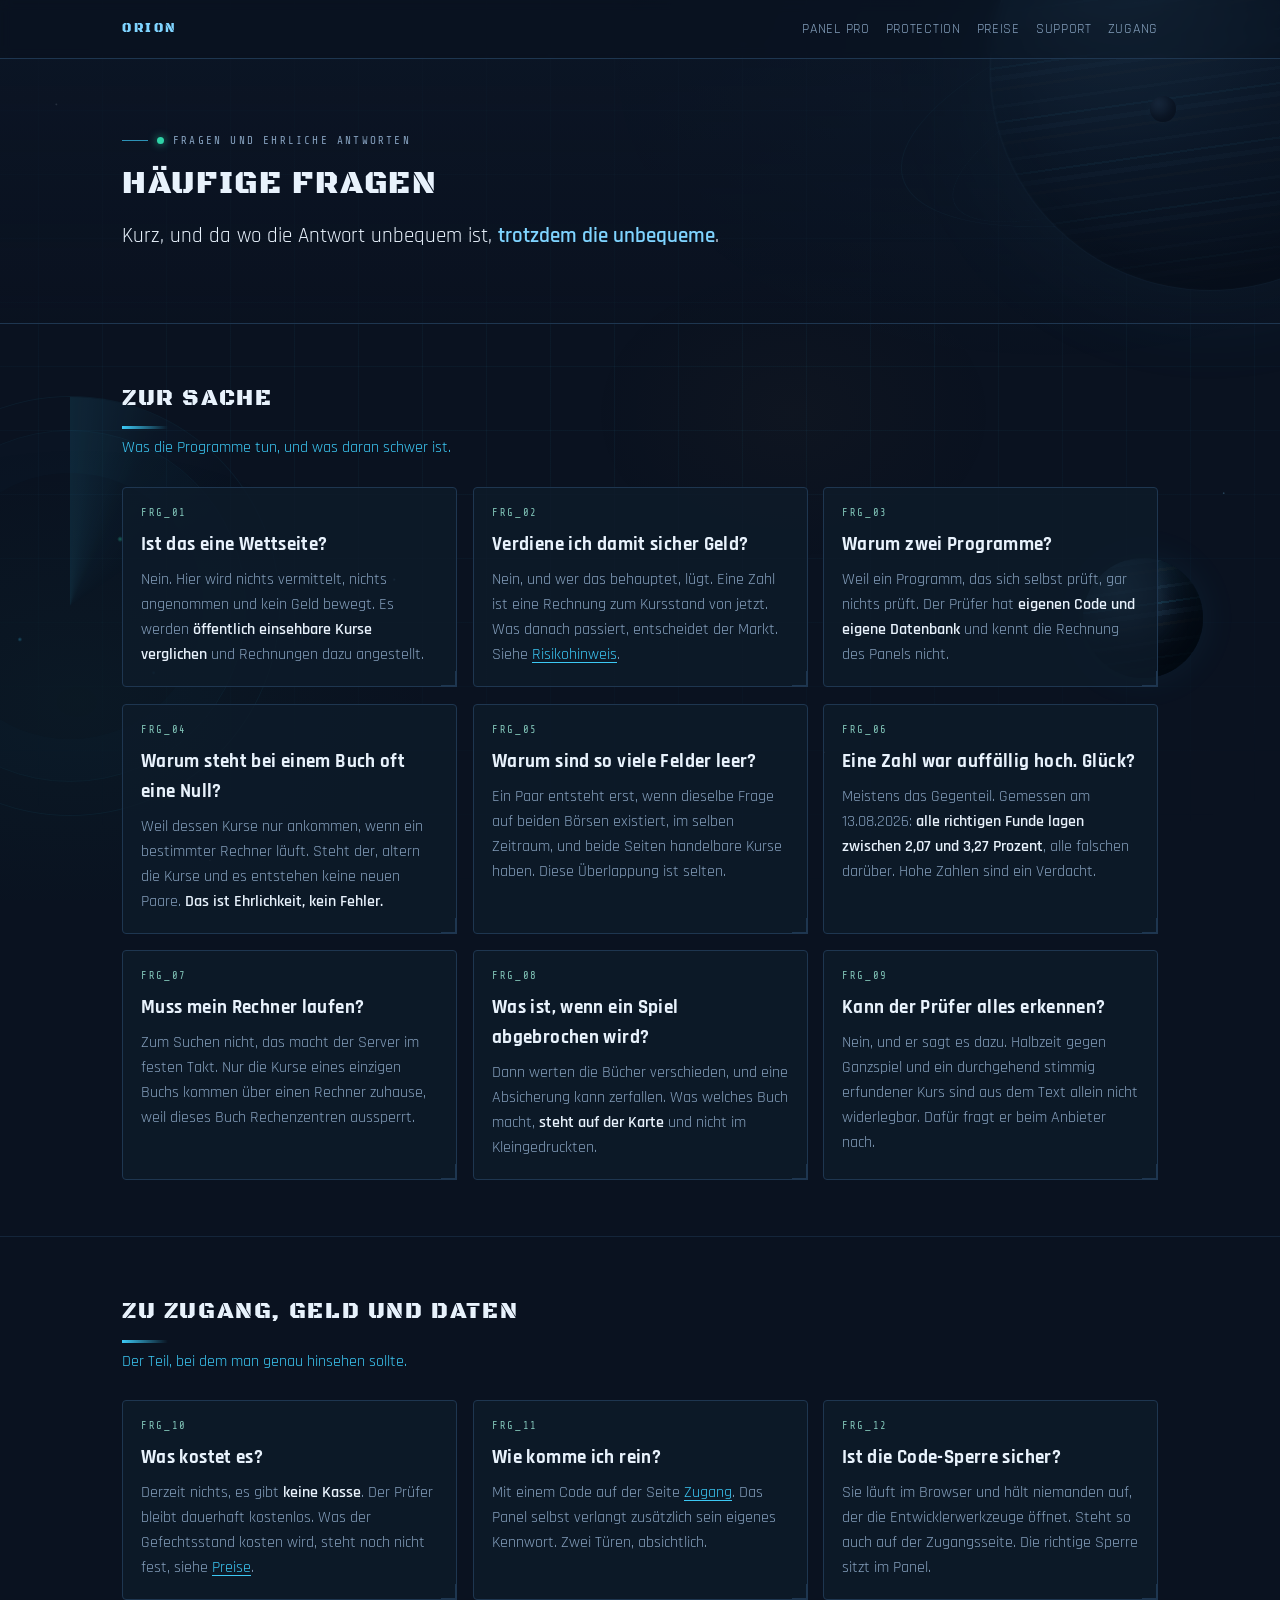
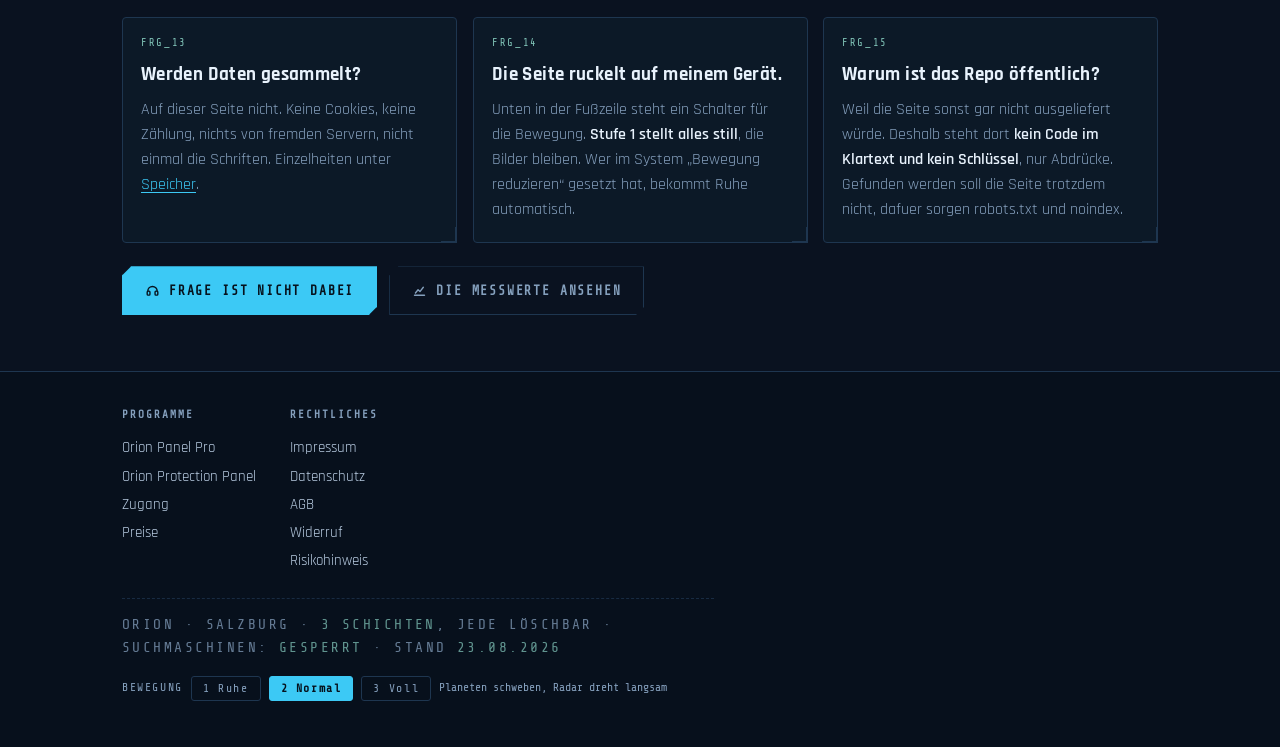
<file: faq.html>
<!doctype html>
<html lang="de">
<head>
<meta charset="utf-8">
<meta name="viewport" content="width=device-width, initial-scale=1">
<title>Haeufige Fragen</title>
<meta name="robots" content="noindex, nofollow">
<link rel="icon" type="image/svg+xml" href="bilder/logo-orion.svg">
<link rel="stylesheet" href="schrift/schrift.css?v=6">
<link rel="stylesheet" href="css/front.css?v=6">
<link rel="stylesheet" href="css/buehne.css?v=6">
<link rel="stylesheet" href="css/tiefe.css?v=6">
<script src="js/buehne.js?v=6"></script>
<script src="js/neigung.js?v=6" defer></script>
</head>
<body>

<div class="buehne" aria-hidden="true">
  <div class="sterne"></div>
  <div class="raster-buehne"></div>
  <div class="orbit orbit-1"></div>
  <div class="orbit orbit-2"></div>
  <div class="planet planet-1"></div>
  <div class="mond"></div>
  <div class="planet planet-2"></div>
  <div class="planet planet-3"></div>
  <div class="radar"></div>
</div>

<div class="leiste">
  <div class="hof">
    <a class="name" href="index.html">Orion</a>
    <nav>
      <a href="index.html#panel">Panel Pro</a>
      <a href="index.html#protection">Protection</a>
      <a href="preise.html">Preise</a>
      <a href="support.html">Support</a>
      <a href="zugang.html">Zugang</a>
    </nav>
  </div>
</div>

<header class="kopf">
  <div class="hof">
    <span class="plakette"><span class="lampe"></span> Fragen und ehrliche Antworten</span>
    <h1 style="font-size:32px;text-transform:uppercase;letter-spacing:.05em;margin:0 0 10px">H&auml;ufige Fragen</h1>
    <p class="aufschlag">Kurz, und da wo die Antwort unbequem ist,
      <b>trotzdem die unbequeme</b>.</p>
  </div>
</header>

<main>

  <section>
    <div class="hof">
      <h2>Zur Sache</h2>
      <p class="satz">Was die Programme tun, und was daran schwer ist.</p>

      <div class="raster">
        <div class="feld steigt"><span class="kennung">FRG_01</span>
          <h3>Ist das eine Wettseite?</h3>
          <p>Nein. Hier wird nichts vermittelt, nichts angenommen und kein Geld
            bewegt. Es werden <b>&ouml;ffentlich einsehbare Kurse verglichen</b>
            und Rechnungen dazu angestellt.</p></div>

        <div class="feld steigt v1"><span class="kennung">FRG_02</span>
          <h3>Verdiene ich damit sicher Geld?</h3>
          <p>Nein, und wer das behauptet, l&uuml;gt. Eine Zahl ist eine Rechnung
            zum Kursstand von jetzt. Was danach passiert, entscheidet der Markt.
            Siehe <a href="recht/risiko.html">Risikohinweis</a>.</p></div>

        <div class="feld steigt v2"><span class="kennung">FRG_03</span>
          <h3>Warum zwei Programme?</h3>
          <p>Weil ein Programm, das sich selbst pr&uuml;ft, gar nichts
            pr&uuml;ft. Der Pr&uuml;fer hat <b>eigenen Code und eigene
            Datenbank</b> und kennt die Rechnung des Panels nicht.</p></div>

        <div class="feld steigt"><span class="kennung">FRG_04</span>
          <h3>Warum steht bei einem Buch oft eine Null?</h3>
          <p>Weil dessen Kurse nur ankommen, wenn ein bestimmter Rechner
            l&auml;uft. Steht der, altern die Kurse und es entstehen keine neuen
            Paare. <b>Das ist Ehrlichkeit, kein Fehler.</b></p></div>

        <div class="feld steigt v1"><span class="kennung">FRG_05</span>
          <h3>Warum sind so viele Felder leer?</h3>
          <p>Ein Paar entsteht erst, wenn dieselbe Frage auf beiden B&ouml;rsen
            existiert, im selben Zeitraum, und beide Seiten handelbare Kurse
            haben. Diese &Uuml;berlappung ist selten.</p></div>

        <div class="feld steigt v2"><span class="kennung">FRG_06</span>
          <h3>Eine Zahl war auff&auml;llig hoch. Gl&uuml;ck?</h3>
          <p>Meistens das Gegenteil. Gemessen am 13.08.2026: <b>alle richtigen
            Funde lagen zwischen 2,07 und 3,27 Prozent</b>, alle falschen
            dar&uuml;ber. Hohe Zahlen sind ein Verdacht.</p></div>

        <div class="feld steigt"><span class="kennung">FRG_07</span>
          <h3>Muss mein Rechner laufen?</h3>
          <p>Zum Suchen nicht, das macht der Server im festen Takt. Nur die Kurse
            eines einzigen Buchs kommen &uuml;ber einen Rechner zuhause, weil
            dieses Buch Rechenzentren aussperrt.</p></div>

        <div class="feld steigt v1"><span class="kennung">FRG_08</span>
          <h3>Was ist, wenn ein Spiel abgebrochen wird?</h3>
          <p>Dann werten die B&uuml;cher verschieden, und eine Absicherung kann
            zerfallen. Was welches Buch macht, <b>steht auf der Karte</b> und
            nicht im Kleingedruckten.</p></div>

        <div class="feld steigt v2"><span class="kennung">FRG_09</span>
          <h3>Kann der Pr&uuml;fer alles erkennen?</h3>
          <p>Nein, und er sagt es dazu. Halbzeit gegen Ganzspiel und ein
            durchgehend stimmig erfundener Kurs sind aus dem Text allein nicht
            widerlegbar. Daf&uuml;r fragt er beim Anbieter nach.</p></div>
      </div>
    </div>
  </section>

  <section>
    <div class="hof">
      <h2>Zu Zugang, Geld und Daten</h2>
      <p class="satz">Der Teil, bei dem man genau hinsehen sollte.</p>

      <div class="raster">
        <div class="feld steigt"><span class="kennung">FRG_10</span>
          <h3>Was kostet es?</h3>
          <p>Derzeit nichts, es gibt <b>keine Kasse</b>. Der Pr&uuml;fer bleibt
            dauerhaft kostenlos. Was der Gefechtsstand kosten wird, steht noch
            nicht fest, siehe <a href="preise.html">Preise</a>.</p></div>

        <div class="feld steigt v1"><span class="kennung">FRG_11</span>
          <h3>Wie komme ich rein?</h3>
          <p>Mit einem Code auf der Seite <a href="zugang.html">Zugang</a>. Das
            Panel selbst verlangt zus&auml;tzlich sein eigenes Kennwort. Zwei
            T&uuml;ren, absichtlich.</p></div>

        <div class="feld steigt v2"><span class="kennung">FRG_12</span>
          <h3>Ist die Code-Sperre sicher?</h3>
          <p>Sie l&auml;uft im Browser und h&auml;lt niemanden auf, der die
            Entwicklerwerkzeuge &ouml;ffnet. Steht so auch auf der Zugangsseite.
            Die richtige Sperre sitzt im Panel.</p></div>

        <div class="feld steigt"><span class="kennung">FRG_13</span>
          <h3>Werden Daten gesammelt?</h3>
          <p>Auf dieser Seite nicht. Keine Cookies, keine Z&auml;hlung, nichts von
            fremden Servern, nicht einmal die Schriften. Einzelheiten unter
            <a href="recht/cookies.html">Speicher</a>.</p></div>

        <div class="feld steigt v1"><span class="kennung">FRG_14</span>
          <h3>Die Seite ruckelt auf meinem Ger&auml;t.</h3>
          <p>Unten in der Fu&szlig;zeile steht ein Schalter f&uuml;r die
            Bewegung. <b>Stufe 1 stellt alles still</b>, die Bilder bleiben. Wer
            im System &bdquo;Bewegung reduzieren&ldquo; gesetzt hat, bekommt Ruhe
            automatisch.</p></div>

        <div class="feld steigt v2"><span class="kennung">FRG_15</span>
          <h3>Warum ist das Repo &ouml;ffentlich?</h3>
          <p>Weil die Seite sonst gar nicht ausgeliefert w&uuml;rde. Deshalb steht
            dort <b>kein Code im Klartext und kein Schl&uuml;ssel</b>, nur
            Abdr&uuml;cke. Gefunden werden soll die Seite trotzdem nicht, dafuer
            sorgen robots.txt und noindex.</p></div>
      </div>

      <div class="zugang">
        <a class="tor" href="support.html">Frage ist nicht dabei</a>
        <a class="tor leise" href="index.html#gemessen">Die Messwerte ansehen</a>
      </div>
    </div>
  </section>

</main>

<footer class="fuss">
  <div class="hof">
    <div class="reihen">
      <div class="spalte">
        <h4>Programme</h4>
        <a href="index.html#panel">Orion Panel Pro</a>
        <a href="index.html#protection">Orion Protection Panel</a>
        <a href="zugang.html">Zugang</a>
        <a href="preise.html">Preise</a>
      </div>
      <div class="spalte">
        <h4>Rechtliches</h4>
        <a href="recht/impressum.html">Impressum</a>
        <a href="recht/datenschutz.html">Datenschutz</a>
        <a href="recht/agb.html">AGB</a>
        <a href="recht/widerruf.html">Widerruf</a>
        <a href="recht/risiko.html">Risikohinweis</a>
      </div>
    </div>
    <p class="fussstatus">Orion &middot; Salzburg &middot; <b>3 Schichten</b>, jede l&ouml;schbar &middot; Suchmaschinen: <b>gesperrt</b> &middot; Stand <b>23.08.2026</b></p>
    <div id="stufenschalter"></div>
  </div>
</footer>

<script src="js/tiefe.js?v=6"></script>
</body>
</html>
</file>
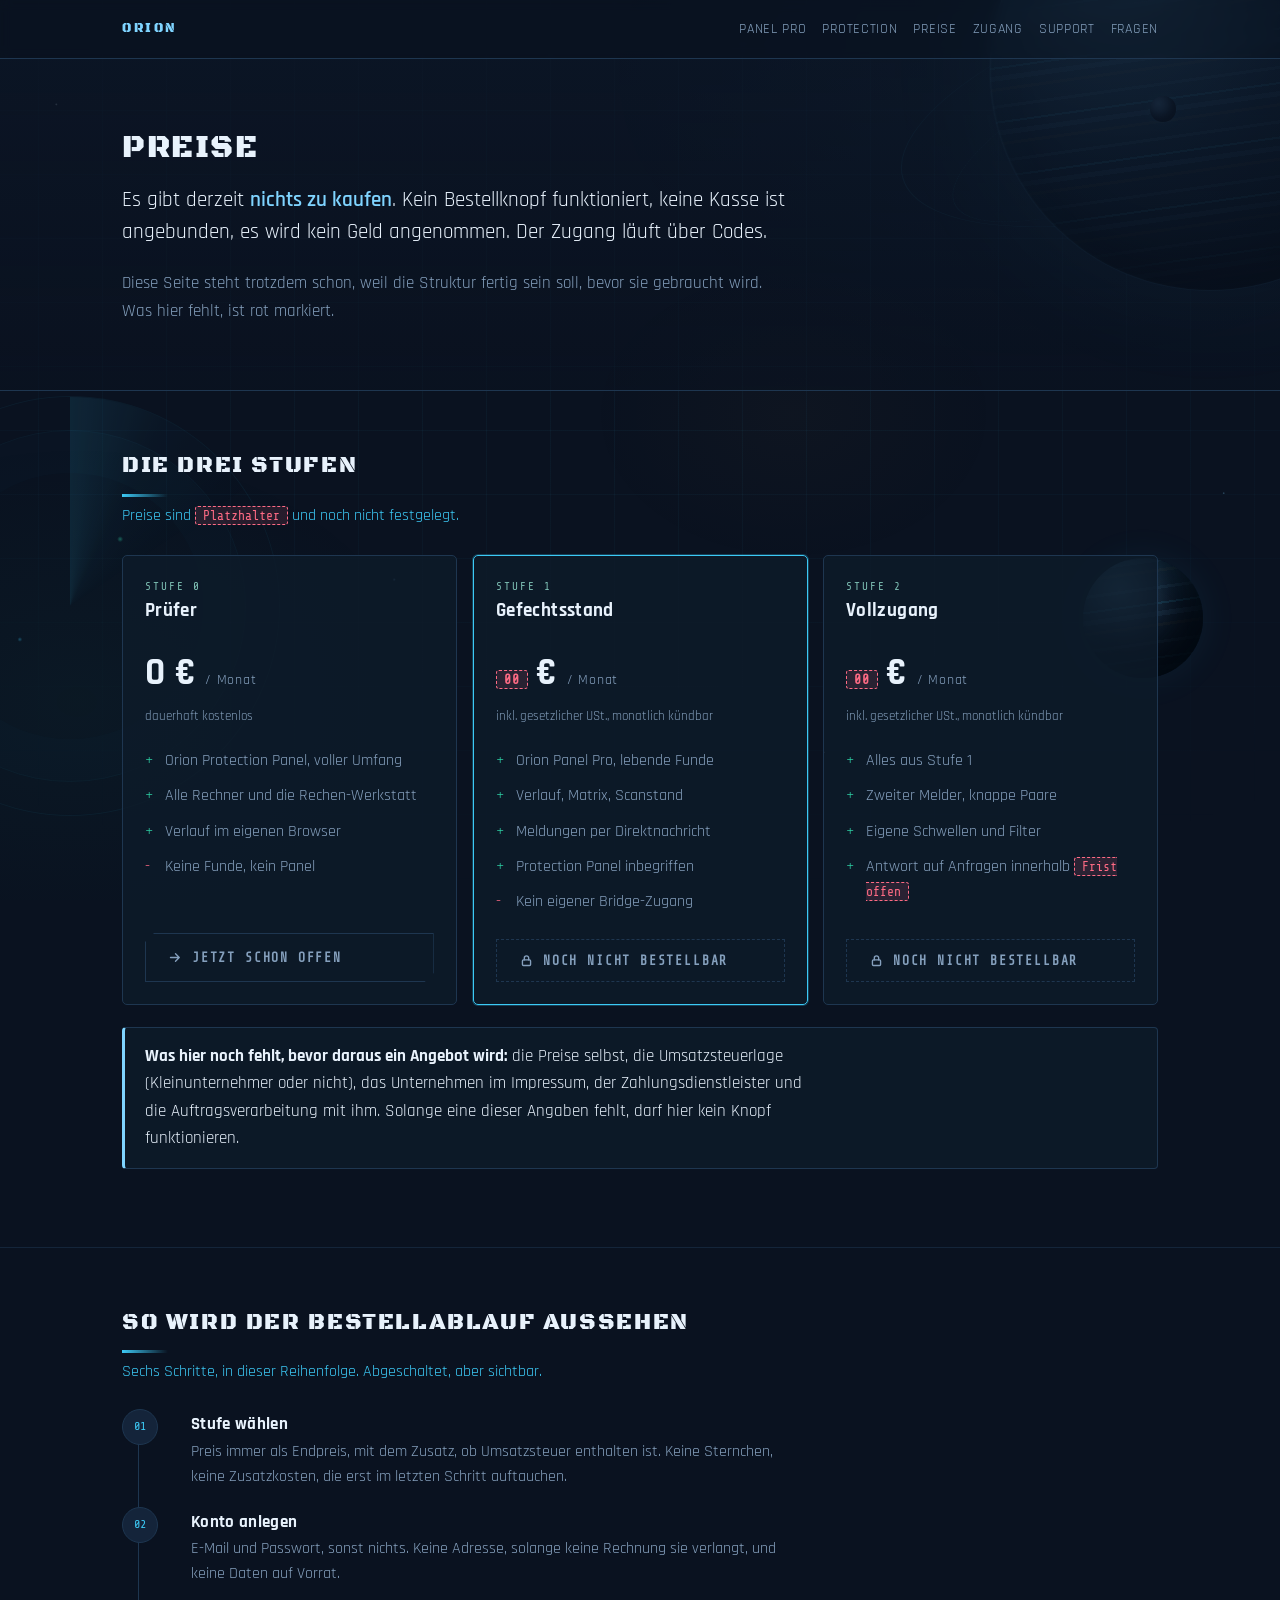
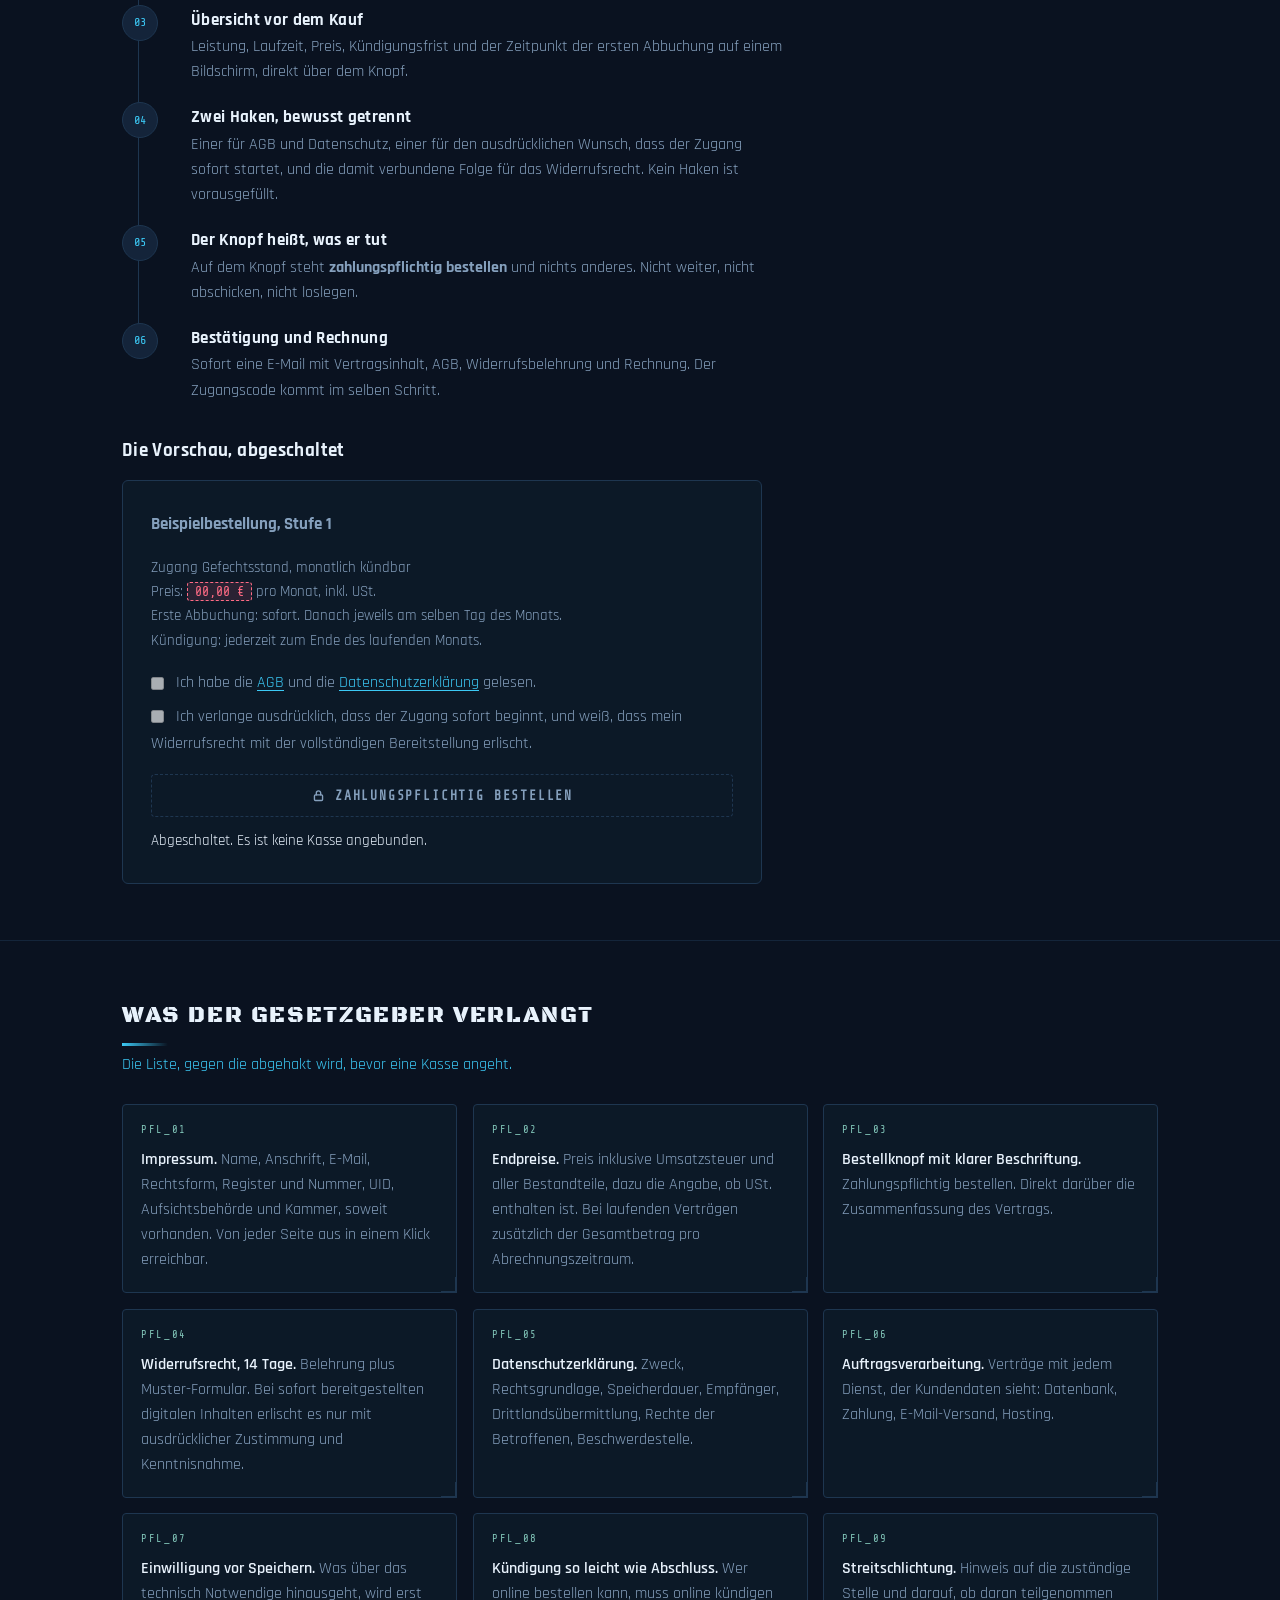
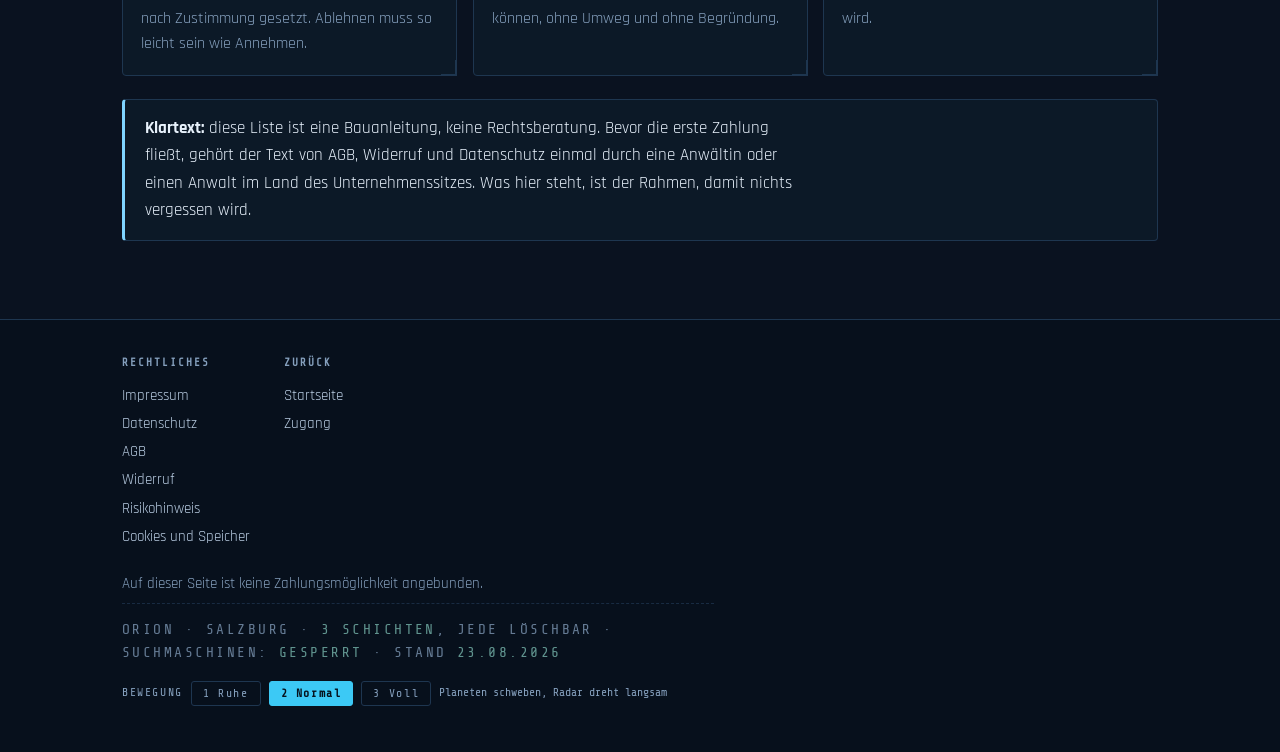
<file: preise.html>
<!doctype html>
<html lang="de">
<head>
<meta charset="utf-8">
<meta name="viewport" content="width=device-width, initial-scale=1">
<title>Preise</title>
<meta name="description" content="Preistafel und Bestellablauf fuer die Orion-Programme. Derzeit ohne Kasse, der Zugang laeuft ueber Codes.">
<meta name="robots" content="noindex, nofollow">
<link rel="icon" type="image/svg+xml" href="bilder/logo-orion.svg">
<link rel="stylesheet" href="schrift/schrift.css?v=6">
<link rel="stylesheet" href="css/front.css?v=6">
<link rel="stylesheet" href="css/buehne.css?v=6">
<link rel="stylesheet" href="css/tiefe.css?v=6">
<script src="js/buehne.js?v=6"></script>
<script src="js/neigung.js?v=6" defer></script>

<!-- =============================================================================
     PREISE.HTML. Angelegt 22.08.2026.

     WICHTIG: hier ist NICHTS angebunden. Kein Zahlungsdienstleister, kein
     Formular, das etwas verschickt, kein Konto, keine Kasse. Die Knoepfe sind
     absichtlich abgeschaltet (disabled) und tragen das auch sichtbar.

     Zweck der Seite: der Ablauf und die Pflichtangaben sollen stehen, BEVOR
     Geld verlangt wird. Wer spaeter die Kasse einbaut, findet hier die Reihen-
     folge, die Pflichttexte und die Stellen, an denen echte Zahlen fehlen.
     Jede fehlende Angabe ist rot markiert.
     ========================================================================== -->
</head>
<body>

<!-- Design-Schicht 2, LOESCHBAR: Sternenfeld, Raster, Planeten, Radar.
     Liegt hinter allem, nimmt keine Klicks an, traegt keine Zahl.
     Wer den Block und css/buehne.css entfernt, hat die schlichte Fassung. -->
<div class="buehne" aria-hidden="true">
  <div class="sterne"></div>
  <div class="raster-buehne"></div>
  <div class="orbit orbit-1"></div>
  <div class="orbit orbit-2"></div>
  <div class="planet planet-1"></div>
  <div class="mond"></div>
  <div class="planet planet-2"></div>
  <div class="planet planet-3"></div>
  <div class="radar"></div>
</div>


<div class="leiste">
  <div class="hof">
    <a class="name" href="index.html">Orion</a>
    <nav>
      <a href="index.html#panel">Panel Pro</a>
      <a href="index.html#protection">Protection</a>
      <a href="preise.html">Preise</a>
      <a href="zugang.html">Zugang</a>
        <a href="support.html">Support</a>
        <a href="faq.html">Fragen</a>
    </nav>
  </div>
</div>

<header class="kopf">
  <div class="hof">
    <h1 style="font-size:32px;text-transform:uppercase;letter-spacing:.05em;margin:0 0 10px">Preise</h1>
    <p class="aufschlag">Es gibt derzeit <b>nichts zu kaufen</b>. Kein
      Bestellknopf funktioniert, keine Kasse ist angebunden, es wird kein Geld
      angenommen. Der Zugang läuft über Codes.</p>
    <p class="leise">Diese Seite steht trotzdem schon, weil die Struktur fertig
      sein soll, bevor sie gebraucht wird. Was hier fehlt, ist rot markiert.</p>
  </div>
</header>

<main>

  <!-- ================================================================ PAKETE -->
  <section>
    <div class="hof">
      <h2>Die drei Stufen</h2>
      <p class="satz">Preise sind <span class="luecke">Platzhalter</span> und noch nicht festgelegt.</p>

      <div class="pakete">

        <div class="paket steigt">
          <span class="stufe">Stufe 0</span>
          <h3>Pr&uuml;fer</h3>
          <p class="preis">0 &euro; <small>/ Monat</small></p>
          <p class="ust">dauerhaft kostenlos</p>
          <ul>
            <li>Orion Protection Panel, voller Umfang</li>
            <li>Alle Rechner und die Rechen-Werkstatt</li>
            <li>Verlauf im eigenen Browser</li>
            <li class="nein">Keine Funde, kein Panel</li>
          </ul>
          <a class="tor leise" href="https://harryclaude-hub.github.io/orion-protection-panel/" target="_blank" rel="noopener">Jetzt schon offen</a>
        </div>

        <div class="paket hervor steigt v1">
          <span class="stufe">Stufe 1</span>
          <h3>Gefechtsstand</h3>
          <p class="preis"><span class="luecke">00</span> &euro; <small>/ Monat</small></p>
          <p class="ust">inkl. gesetzlicher USt., monatlich k&uuml;ndbar</p>
          <ul>
            <li>Orion Panel Pro, lebende Funde</li>
            <li>Verlauf, Matrix, Scanstand</li>
            <li>Meldungen per Direktnachricht</li>
            <li>Protection Panel inbegriffen</li>
            <li class="nein">Kein eigener Bridge-Zugang</li>
          </ul>
          <button class="tor" type="button" disabled title="Noch nicht angebunden">Noch nicht bestellbar</button>
        </div>

        <div class="paket steigt">
          <span class="stufe">Stufe 2</span>
          <h3>Vollzugang</h3>
          <p class="preis"><span class="luecke">00</span> &euro; <small>/ Monat</small></p>
          <p class="ust">inkl. gesetzlicher USt., monatlich k&uuml;ndbar</p>
          <ul>
            <li>Alles aus Stufe 1</li>
            <li>Zweiter Melder, knappe Paare</li>
            <li>Eigene Schwellen und Filter</li>
            <li>Antwort auf Anfragen innerhalb <span class="luecke">Frist offen</span></li>
          </ul>
          <button class="tor" type="button" disabled title="Noch nicht angebunden">Noch nicht bestellbar</button>
        </div>

      </div>

      <div class="hinweis">
        <p><b>Was hier noch fehlt, bevor daraus ein Angebot wird:</b> die Preise
          selbst, die Umsatzsteuerlage (Kleinunternehmer oder nicht), das
          Unternehmen im Impressum, der Zahlungsdienstleister und die
          Auftragsverarbeitung mit ihm. Solange eine dieser Angaben fehlt, darf
          hier kein Knopf funktionieren.</p>
      </div>
    </div>
  </section>

  <!-- ========================================================= BESTELLABLAUF -->
  <section>
    <div class="hof">
      <h2>So wird der Bestellablauf aussehen</h2>
      <p class="satz">Sechs Schritte, in dieser Reihenfolge. Abgeschaltet, aber sichtbar.</p>

      <ol class="kette steigt">
        <li><b>Stufe w&auml;hlen</b>
          <span>Preis immer als Endpreis, mit dem Zusatz, ob Umsatzsteuer
            enthalten ist. Keine Sternchen, keine Zusatzkosten, die erst im
            letzten Schritt auftauchen.</span></li>
        <li><b>Konto anlegen</b>
          <span>E-Mail und Passwort, sonst nichts. Keine Adresse, solange keine
            Rechnung sie verlangt, und keine Daten auf Vorrat.</span></li>
        <li><b>&Uuml;bersicht vor dem Kauf</b>
          <span>Leistung, Laufzeit, Preis, K&uuml;ndigungsfrist und der Zeitpunkt
            der ersten Abbuchung auf einem Bildschirm, direkt &uuml;ber dem
            Knopf.</span></li>
        <li><b>Zwei Haken, bewusst getrennt</b>
          <span>Einer f&uuml;r AGB und Datenschutz, einer f&uuml;r den
            ausdr&uuml;cklichen Wunsch, dass der Zugang sofort startet, und die
            damit verbundene Folge f&uuml;r das Widerrufsrecht. Kein Haken ist
            vorausgef&uuml;llt.</span></li>
        <li><b>Der Knopf hei&szlig;t, was er tut</b>
          <span>Auf dem Knopf steht <b>zahlungspflichtig bestellen</b> und nichts
            anderes. Nicht weiter, nicht abschicken, nicht loslegen.</span></li>
        <li><b>Best&auml;tigung und Rechnung</b>
          <span>Sofort eine E-Mail mit Vertragsinhalt, AGB, Widerrufsbelehrung
            und Rechnung. Der Zugangscode kommt im selben Schritt.</span></li>
      </ol>

      <h3 style="margin-top:34px">Die Vorschau, abgeschaltet</h3>
      <div class="tafel" style="margin:14px 0 0;max-width:640px">
        <p class="leise" style="margin-top:0"><b>Beispielbestellung, Stufe 1</b></p>
        <p class="bildtext">Zugang Gefechtsstand, monatlich k&uuml;ndbar<br>
          Preis: <span class="luecke">00,00 &euro;</span> pro Monat, inkl. USt.<br>
          Erste Abbuchung: sofort. Danach jeweils am selben Tag des Monats.<br>
          K&uuml;ndigung: jederzeit zum Ende des laufenden Monats.</p>

        <p style="margin:16px 0 6px"><label><input type="checkbox" disabled>
          Ich habe die <a href="recht/agb.html">AGB</a> und die
          <a href="recht/datenschutz.html">Datenschutzerkl&auml;rung</a>
          gelesen.</label></p>
        <p style="margin:0 0 16px"><label><input type="checkbox" disabled>
          Ich verlange ausdr&uuml;cklich, dass der Zugang sofort beginnt, und
          wei&szlig;, dass mein Widerrufsrecht mit der vollst&auml;ndigen
          Bereitstellung erlischt.</label></p>

        <button type="button" disabled>Zahlungspflichtig bestellen</button>
        <p class="meldung">Abgeschaltet. Es ist keine Kasse angebunden.</p>
      </div>
    </div>
  </section>

  <!-- =========================================================== PFLICHTEN -->
  <section>
    <div class="hof">
      <h2>Was der Gesetzgeber verlangt</h2>
      <p class="satz">Die Liste, gegen die abgehakt wird, bevor eine Kasse angeht.</p>

      <div class="raster">
        <div class="feld steigt"><span class="kennung">PFL_01</span>
          <p><b>Impressum.</b> Name, Anschrift, E-Mail, Rechtsform, Register und
            Nummer, UID, Aufsichtsbeh&ouml;rde und Kammer, soweit vorhanden.
            Von jeder Seite aus in einem Klick erreichbar.</p></div>
        <div class="feld steigt v1"><span class="kennung">PFL_02</span>
          <p><b>Endpreise.</b> Preis inklusive Umsatzsteuer und aller
            Bestandteile, dazu die Angabe, ob USt. enthalten ist. Bei laufenden
            Vertr&auml;gen zus&auml;tzlich der Gesamtbetrag pro
            Abrechnungszeitraum.</p></div>
        <div class="feld steigt v2"><span class="kennung">PFL_03</span>
          <p><b>Bestellknopf mit klarer Beschriftung.</b> Zahlungspflichtig
            bestellen. Direkt dar&uuml;ber die Zusammenfassung des Vertrags.</p></div>
        <div class="feld steigt"><span class="kennung">PFL_04</span>
          <p><b>Widerrufsrecht, 14 Tage.</b> Belehrung plus Muster-Formular. Bei
            sofort bereitgestellten digitalen Inhalten erlischt es nur mit
            ausdr&uuml;cklicher Zustimmung und Kenntnisnahme.</p></div>
        <div class="feld steigt v1"><span class="kennung">PFL_05</span>
          <p><b>Datenschutzerkl&auml;rung.</b> Zweck, Rechtsgrundlage,
            Speicherdauer, Empf&auml;nger, Drittlandsübermittlung, Rechte der
            Betroffenen, Beschwerdestelle.</p></div>
        <div class="feld steigt v2"><span class="kennung">PFL_06</span>
          <p><b>Auftragsverarbeitung.</b> Vertr&auml;ge mit jedem Dienst, der
            Kundendaten sieht: Datenbank, Zahlung, E-Mail-Versand,
            Hosting.</p></div>
        <div class="feld steigt"><span class="kennung">PFL_07</span>
          <p><b>Einwilligung vor Speichern.</b> Was über das technisch
            Notwendige hinausgeht, wird erst nach Zustimmung gesetzt. Ablehnen
            muss so leicht sein wie Annehmen.</p></div>
        <div class="feld steigt v1"><span class="kennung">PFL_08</span>
          <p><b>K&uuml;ndigung so leicht wie Abschluss.</b> Wer online bestellen
            kann, muss online k&uuml;ndigen k&ouml;nnen, ohne Umweg und ohne
            Begr&uuml;ndung.</p></div>
        <div class="feld steigt v2"><span class="kennung">PFL_09</span>
          <p><b>Streitschlichtung.</b> Hinweis auf die zust&auml;ndige Stelle und
            darauf, ob daran teilgenommen wird.</p></div>
      </div>

      <div class="hinweis">
        <p><b>Klartext:</b> diese Liste ist eine Bauanleitung, keine
          Rechtsberatung. Bevor die erste Zahlung fließt, gehört der Text von
          AGB, Widerruf und Datenschutz einmal durch eine Anwältin oder einen
          Anwalt im Land des Unternehmenssitzes. Was hier steht, ist der
          Rahmen, damit nichts vergessen wird.</p>
      </div>
    </div>
  </section>

</main>

<footer class="fuss">
  <div class="hof">
    <div class="reihen">
      <div class="spalte">
        <h4>Rechtliches</h4>
        <a href="recht/impressum.html">Impressum</a>
        <a href="recht/datenschutz.html">Datenschutz</a>
        <a href="recht/agb.html">AGB</a>
        <a href="recht/widerruf.html">Widerruf</a>
        <a href="recht/risiko.html">Risikohinweis</a>
        <a href="recht/cookies.html">Cookies und Speicher</a>
      </div>
      <div class="spalte">
        <h4>Zur&uuml;ck</h4>
        <a href="index.html">Startseite</a>
        <a href="zugang.html">Zugang</a>
      </div>
    </div>
    <p>Auf dieser Seite ist keine Zahlungsm&ouml;glichkeit angebunden.</p>
  </div>
    <div class="hof">
    <p class="fussstatus">Orion &middot; Salzburg &middot; <b>3 Schichten</b>, jede l&ouml;schbar &middot; Suchmaschinen: <b>gesperrt</b> &middot; Stand <b>23.08.2026</b></p>
    <div id="stufenschalter"></div></div>
</footer>

<script src="js/tiefe.js?v=6"></script>
</body>
</html>
</file>
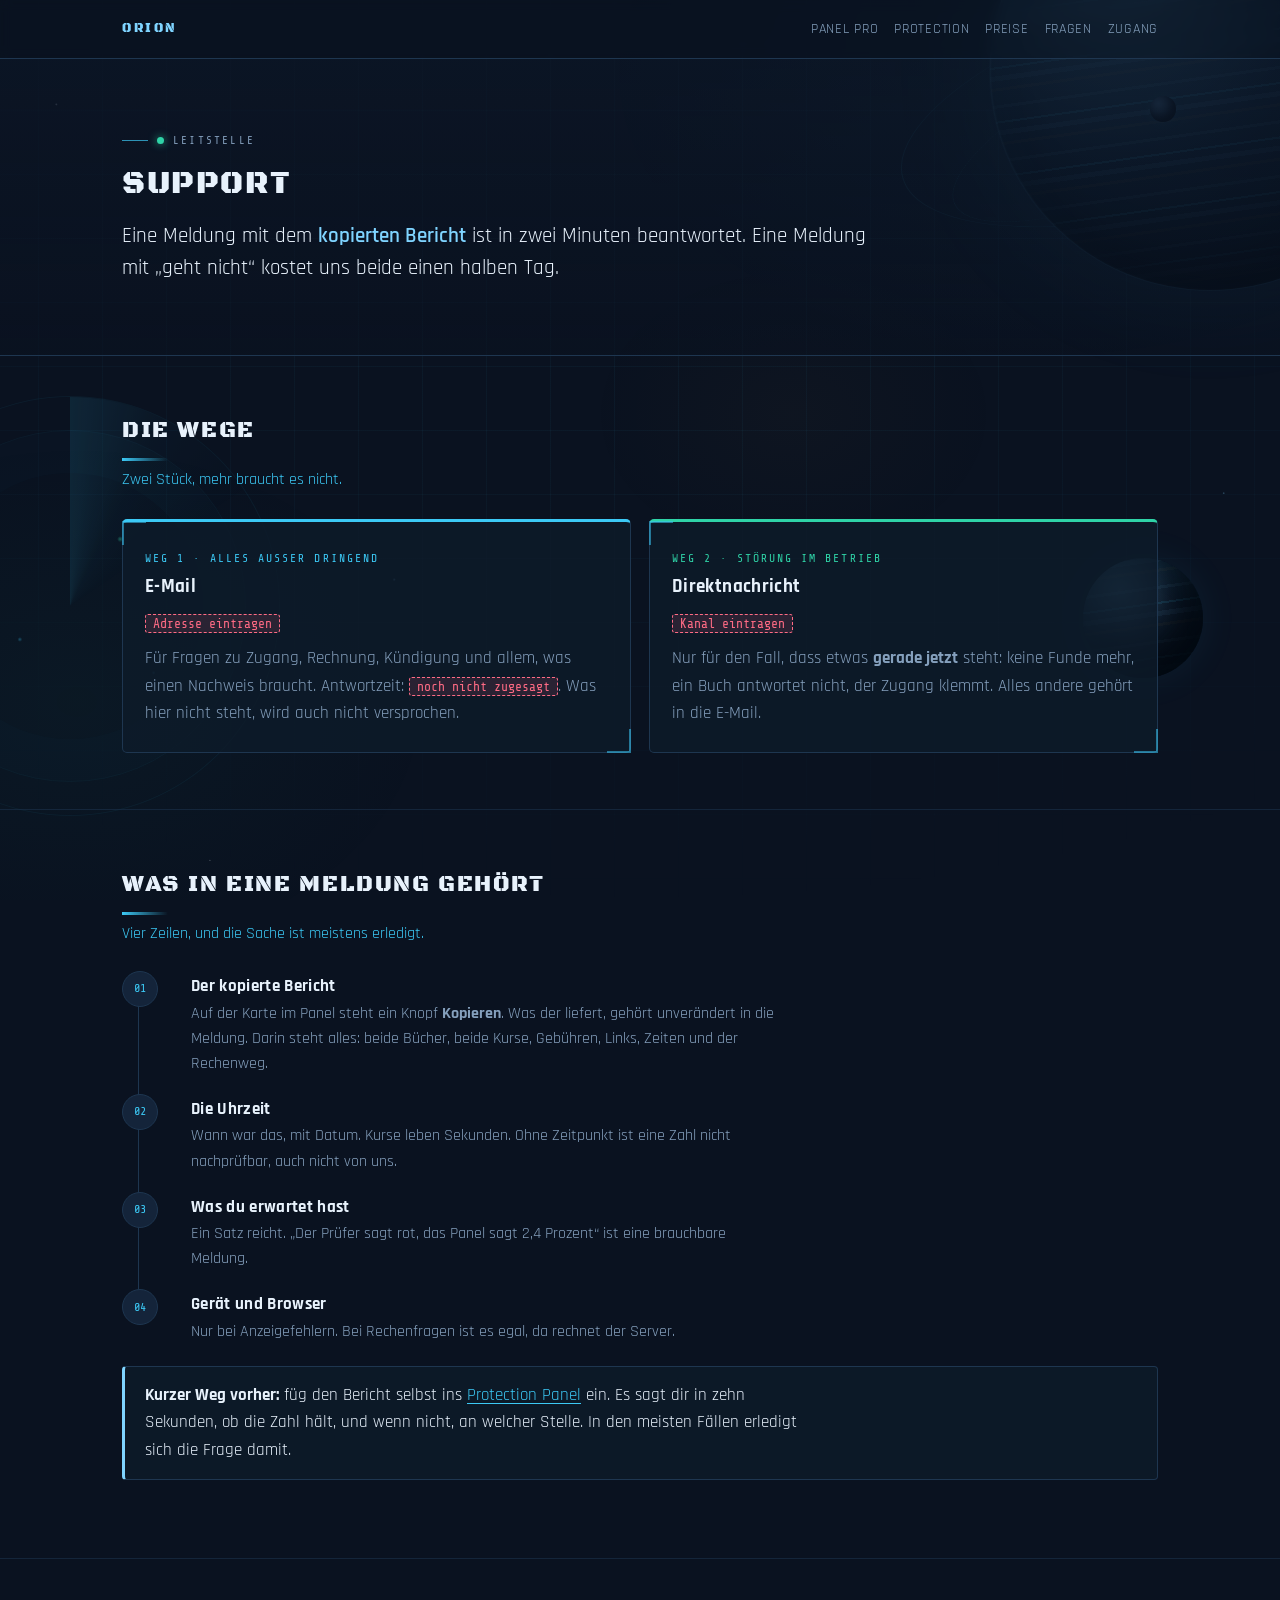
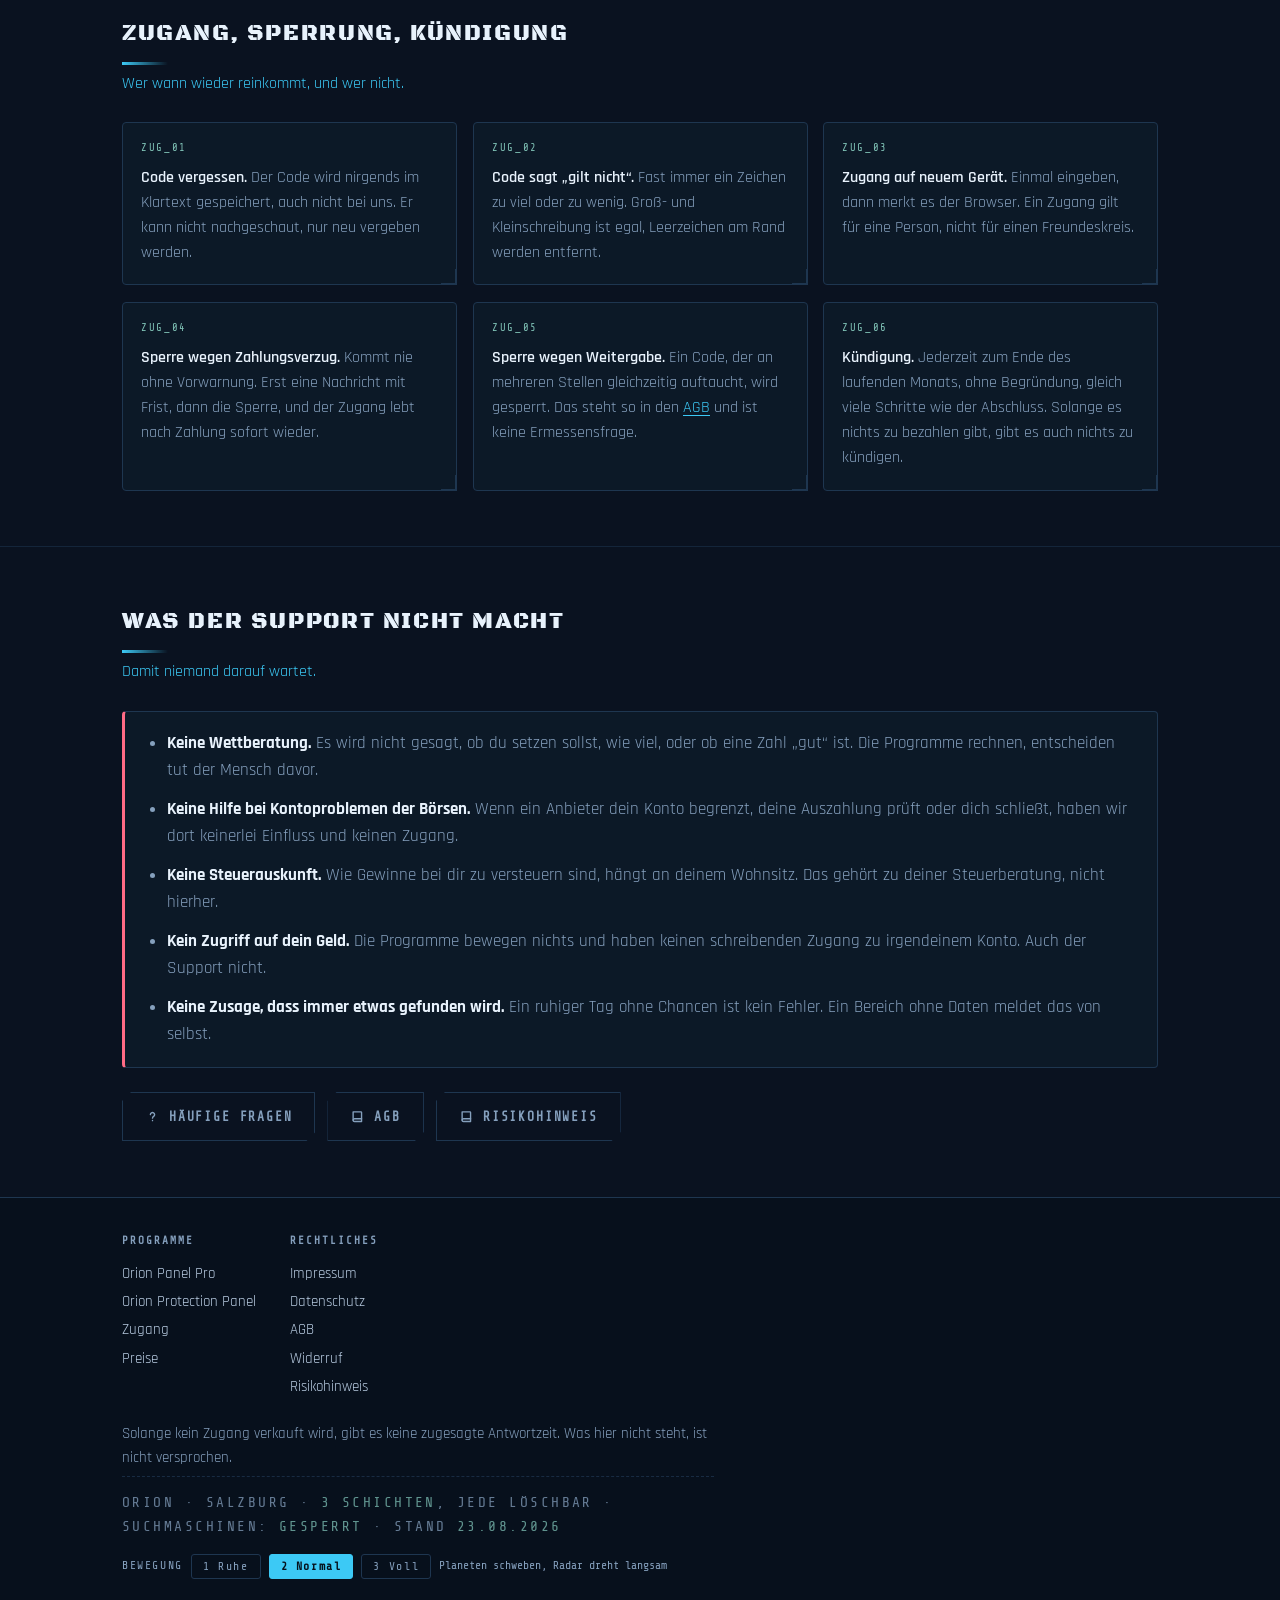
<file: support.html>
<!doctype html>
<html lang="de">
<head>
<meta charset="utf-8">
<meta name="viewport" content="width=device-width, initial-scale=1">
<title>Support</title>
<meta name="robots" content="noindex, nofollow">
<link rel="icon" type="image/svg+xml" href="bilder/logo-orion.svg">
<link rel="stylesheet" href="schrift/schrift.css?v=6">
<link rel="stylesheet" href="css/front.css?v=6">
<link rel="stylesheet" href="css/buehne.css?v=6">
<link rel="stylesheet" href="css/tiefe.css?v=6">
<script src="js/buehne.js?v=6"></script>
<script src="js/neigung.js?v=6" defer></script>
</head>
<body>

<div class="buehne" aria-hidden="true">
  <div class="sterne"></div>
  <div class="raster-buehne"></div>
  <div class="orbit orbit-1"></div>
  <div class="orbit orbit-2"></div>
  <div class="planet planet-1"></div>
  <div class="mond"></div>
  <div class="planet planet-2"></div>
  <div class="planet planet-3"></div>
  <div class="radar"></div>
</div>

<div class="leiste">
  <div class="hof">
    <a class="name" href="index.html">Orion</a>
    <nav>
      <a href="index.html#panel">Panel Pro</a>
      <a href="index.html#protection">Protection</a>
      <a href="preise.html">Preise</a>
      <a href="faq.html">Fragen</a>
      <a href="zugang.html">Zugang</a>
    </nav>
  </div>
</div>

<header class="kopf">
  <div class="hof">
    <span class="plakette"><span class="lampe"></span> Leitstelle</span>
    <h1 style="font-size:32px;text-transform:uppercase;letter-spacing:.05em;margin:0 0 10px">Support</h1>
    <p class="aufschlag">Eine Meldung mit dem <b>kopierten Bericht</b> ist in zwei
      Minuten beantwortet. Eine Meldung mit &bdquo;geht nicht&ldquo; kostet uns
      beide einen halben Tag.</p>
  </div>
</header>

<main>

  <!-- ================================================================== WEGE -->
  <section>
    <div class="hof">
      <h2>Die Wege</h2>
      <p class="satz">Zwei St&uuml;ck, mehr braucht es nicht.</p>

      <div class="saeulen">
        <div class="saeule sucht hud steigt">
          <span class="rolle">Weg 1 &middot; alles au&szlig;er dringend</span>
          <h3>E-Mail</h3>
          <p><span class="luecke">Adresse eintragen</span></p>
          <p class="leise">F&uuml;r Fragen zu Zugang, Rechnung, K&uuml;ndigung und
            allem, was einen Nachweis braucht. Antwortzeit:
            <span class="luecke">noch nicht zugesagt</span>. Was hier nicht steht,
            wird auch nicht versprochen.</p>
        </div>
        <div class="saeule prueft hud steigt v1">
          <span class="rolle">Weg 2 &middot; St&ouml;rung im Betrieb</span>
          <h3>Direktnachricht</h3>
          <p><span class="luecke">Kanal eintragen</span></p>
          <p class="leise">Nur f&uuml;r den Fall, dass etwas <b>gerade jetzt</b>
            steht: keine Funde mehr, ein Buch antwortet nicht, der Zugang
            klemmt. Alles andere geh&ouml;rt in die E-Mail.</p>
        </div>
      </div>
    </div>
  </section>

  <!-- ============================================================== MELDUNG -->
  <section>
    <div class="hof">
      <h2>Was in eine Meldung geh&ouml;rt</h2>
      <p class="satz">Vier Zeilen, und die Sache ist meistens erledigt.</p>

      <ol class="kette steigt">
        <li><b>Der kopierte Bericht</b>
          <span>Auf der Karte im Panel steht ein Knopf <b>Kopieren</b>. Was der
            liefert, geh&ouml;rt unver&auml;ndert in die Meldung. Darin steht
            alles: beide B&uuml;cher, beide Kurse, Geb&uuml;hren, Links, Zeiten
            und der Rechenweg.</span></li>
        <li><b>Die Uhrzeit</b>
          <span>Wann war das, mit Datum. Kurse leben Sekunden. Ohne Zeitpunkt ist
            eine Zahl nicht nachpr&uuml;fbar, auch nicht von uns.</span></li>
        <li><b>Was du erwartet hast</b>
          <span>Ein Satz reicht. &bdquo;Der Pr&uuml;fer sagt rot, das Panel sagt
            2,4 Prozent&ldquo; ist eine brauchbare Meldung.</span></li>
        <li><b>Ger&auml;t und Browser</b>
          <span>Nur bei Anzeigefehlern. Bei Rechenfragen ist es egal, da
            rechnet der Server.</span></li>
      </ol>

      <div class="hinweis">
        <p><b>Kurzer Weg vorher:</b> f&uuml;g den Bericht selbst ins
          <a href="index.html#protection">Protection Panel</a> ein. Es sagt dir in
          zehn Sekunden, ob die Zahl h&auml;lt, und wenn nicht, an welcher Stelle.
          In den meisten F&auml;llen erledigt sich die Frage damit.</p>
      </div>
    </div>
  </section>

  <!-- ============================================================ SPERRUNGEN -->
  <section>
    <div class="hof">
      <h2>Zugang, Sperrung, K&uuml;ndigung</h2>
      <p class="satz">Wer wann wieder reinkommt, und wer nicht.</p>

      <div class="raster">
        <div class="feld steigt"><span class="kennung">ZUG_01</span>
          <p><b>Code vergessen.</b> Der Code wird nirgends im Klartext
            gespeichert, auch nicht bei uns. Er kann nicht nachgeschaut, nur neu
            vergeben werden.</p></div>
        <div class="feld steigt v1"><span class="kennung">ZUG_02</span>
          <p><b>Code sagt &bdquo;gilt nicht&ldquo;.</b> Fast immer ein Zeichen zu
            viel oder zu wenig. Gro&szlig;- und Kleinschreibung ist egal,
            Leerzeichen am Rand werden entfernt.</p></div>
        <div class="feld steigt v2"><span class="kennung">ZUG_03</span>
          <p><b>Zugang auf neuem Ger&auml;t.</b> Einmal eingeben, dann merkt es
            der Browser. Ein Zugang gilt f&uuml;r eine Person, nicht f&uuml;r
            einen Freundeskreis.</p></div>
        <div class="feld steigt"><span class="kennung">ZUG_04</span>
          <p><b>Sperre wegen Zahlungsverzug.</b> Kommt nie ohne Vorwarnung. Erst
            eine Nachricht mit Frist, dann die Sperre, und der Zugang lebt nach
            Zahlung sofort wieder.</p></div>
        <div class="feld steigt v1"><span class="kennung">ZUG_05</span>
          <p><b>Sperre wegen Weitergabe.</b> Ein Code, der an mehreren Stellen
            gleichzeitig auftaucht, wird gesperrt. Das steht so in den
            <a href="recht/agb.html">AGB</a> und ist keine Ermessensfrage.</p></div>
        <div class="feld steigt v2"><span class="kennung">ZUG_06</span>
          <p><b>K&uuml;ndigung.</b> Jederzeit zum Ende des laufenden Monats, ohne
            Begr&uuml;ndung, gleich viele Schritte wie der Abschluss. Solange es
            nichts zu bezahlen gibt, gibt es auch nichts zu k&uuml;ndigen.</p></div>
      </div>
    </div>
  </section>

  <!-- ============================================================== KLARTEXT -->
  <section>
    <div class="hof">
      <h2>Was der Support nicht macht</h2>
      <p class="satz">Damit niemand darauf wartet.</p>

      <div class="klartext">
        <ul>
          <li><b>Keine Wettberatung.</b> Es wird nicht gesagt, ob du setzen
            sollst, wie viel, oder ob eine Zahl &bdquo;gut&ldquo; ist. Die
            Programme rechnen, entscheiden tut der Mensch davor.</li>
          <li><b>Keine Hilfe bei Kontoproblemen der B&ouml;rsen.</b> Wenn ein
            Anbieter dein Konto begrenzt, deine Auszahlung pr&uuml;ft oder dich
            schlie&szlig;t, haben wir dort keinerlei Einfluss und keinen
            Zugang.</li>
          <li><b>Keine Steuerauskunft.</b> Wie Gewinne bei dir zu versteuern
            sind, h&auml;ngt an deinem Wohnsitz. Das geh&ouml;rt zu deiner
            Steuerberatung, nicht hierher.</li>
          <li><b>Kein Zugriff auf dein Geld.</b> Die Programme bewegen nichts und
            haben keinen schreibenden Zugang zu irgendeinem Konto. Auch der
            Support nicht.</li>
          <li><b>Keine Zusage, dass immer etwas gefunden wird.</b> Ein ruhiger
            Tag ohne Chancen ist kein Fehler. Ein Bereich ohne Daten meldet das
            von selbst.</li>
        </ul>
      </div>

      <div class="zugang">
        <a class="tor leise" href="faq.html">H&auml;ufige Fragen</a>
        <a class="tor leise" href="recht/agb.html">AGB</a>
        <a class="tor leise" href="recht/risiko.html">Risikohinweis</a>
      </div>
    </div>
  </section>

</main>

<footer class="fuss">
  <div class="hof">
    <div class="reihen">
      <div class="spalte">
        <h4>Programme</h4>
        <a href="index.html#panel">Orion Panel Pro</a>
        <a href="index.html#protection">Orion Protection Panel</a>
        <a href="zugang.html">Zugang</a>
        <a href="preise.html">Preise</a>
      </div>
      <div class="spalte">
        <h4>Rechtliches</h4>
        <a href="recht/impressum.html">Impressum</a>
        <a href="recht/datenschutz.html">Datenschutz</a>
        <a href="recht/agb.html">AGB</a>
        <a href="recht/widerruf.html">Widerruf</a>
        <a href="recht/risiko.html">Risikohinweis</a>
      </div>
    </div>
    <p>Solange kein Zugang verkauft wird, gibt es keine zugesagte Antwortzeit.
      Was hier nicht steht, ist nicht versprochen.</p>
    <p class="fussstatus">Orion &middot; Salzburg &middot; <b>3 Schichten</b>, jede l&ouml;schbar &middot; Suchmaschinen: <b>gesperrt</b> &middot; Stand <b>23.08.2026</b></p>
    <div id="stufenschalter"></div>
  </div>
</footer>

<script src="js/tiefe.js?v=6"></script>
</body>
</html>
</file>
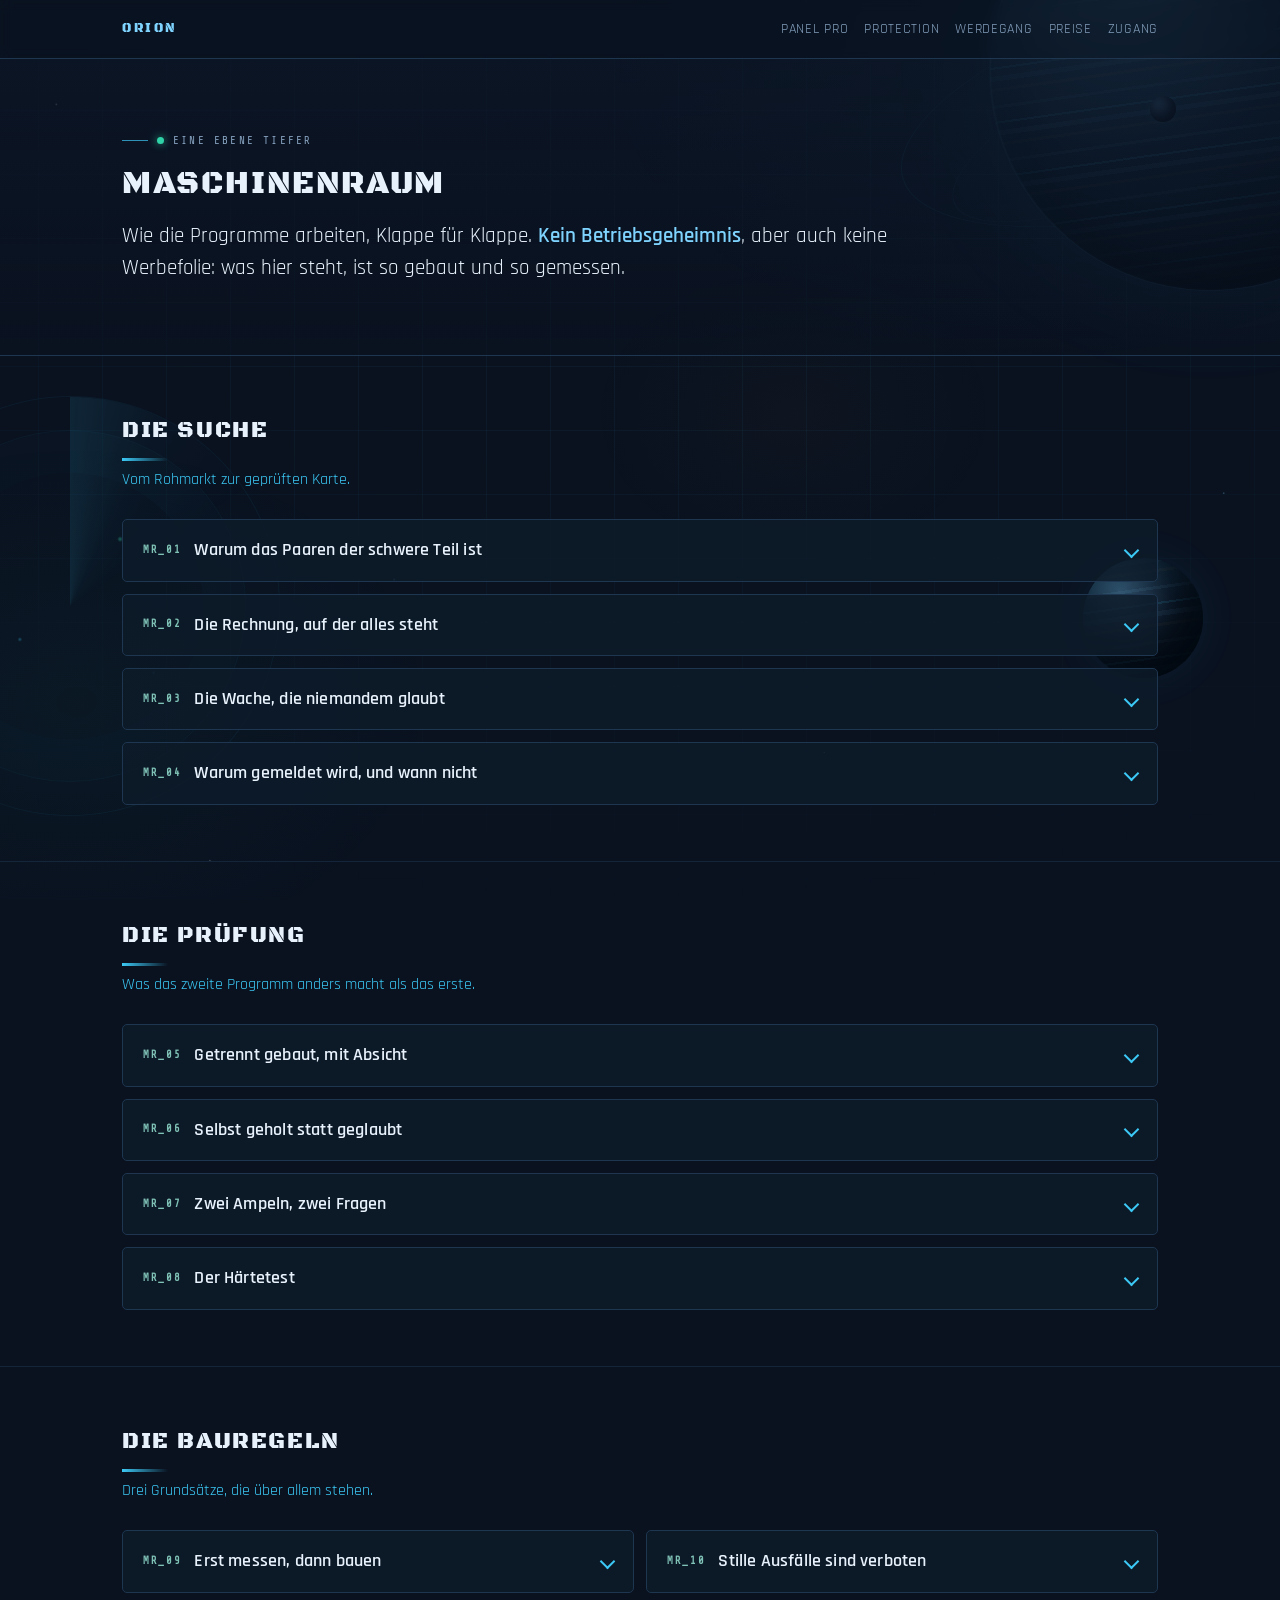
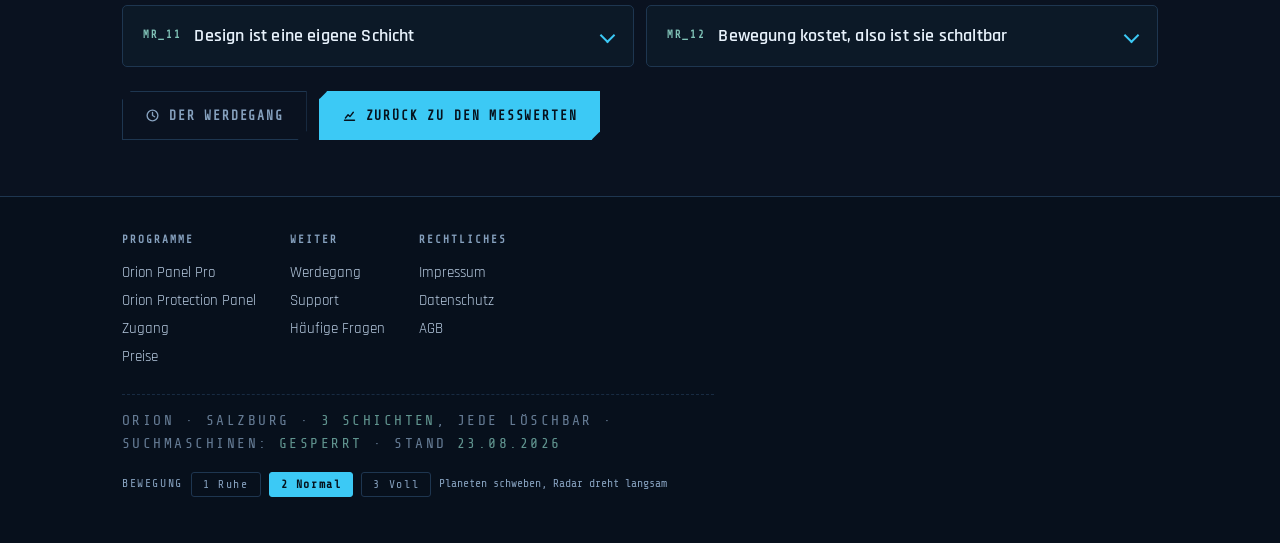
<file: technik.html>
<!doctype html>
<html lang="de">
<head>
<meta charset="utf-8">
<meta name="viewport" content="width=device-width, initial-scale=1">
<title>Maschinenraum</title>
<meta name="robots" content="noindex, nofollow">
<link rel="icon" type="image/svg+xml" href="bilder/logo-orion.svg">
<link rel="stylesheet" href="schrift/schrift.css?v=6">
<link rel="stylesheet" href="css/front.css?v=6">
<link rel="stylesheet" href="css/buehne.css?v=6">
<link rel="stylesheet" href="css/tiefe.css?v=6">
<script src="js/buehne.js?v=6"></script>
<script src="js/neigung.js?v=6" defer></script>

<!-- =============================================================================
     TECHNIK.HTML, der Maschinenraum. Angelegt 23.08.2026.

     Diese Seite haengt an keinem Scrollweg der Startseite. Man erreicht sie
     nur ueber den Kartenraum oder die Navigation. Sie erklaert, WIE die
     Programme arbeiten, eine Ebene tiefer als die Frontpage, aber ohne ein
     einziges Betriebsgeheimnis: kein Schluessel, kein Endpunkt, keine
     Tabellennamen. Was hier steht, steht so oder aehnlich auch in den
     oeffentlichen Erklaerseiten der Programme selbst.

     Die Klappen sind <details>/<summary>: Aufklappen funktioniert ohne
     JavaScript, die 3D-Faltung ist nur die Zutat obendrauf.
     ========================================================================== -->
</head>
<body>

<div class="buehne" aria-hidden="true">
  <div class="sterne"></div>
  <div class="raster-buehne"></div>
  <div class="orbit orbit-1"></div>
  <div class="orbit orbit-2"></div>
  <div class="planet planet-1"></div>
  <div class="mond"></div>
  <div class="planet planet-2"></div>
  <div class="planet planet-3"></div>
  <div class="radar"></div>
</div>

<div class="leiste">
  <div class="hof">
    <a class="name" href="index.html">Orion</a>
    <nav>
      <a href="index.html#panel">Panel Pro</a>
      <a href="index.html#protection">Protection</a>
      <a href="werdegang.html">Werdegang</a>
      <a href="preise.html">Preise</a>
      <a href="zugang.html">Zugang</a>
    </nav>
  </div>
</div>

<header class="kopf">
  <div class="hof">
    <span class="plakette"><span class="lampe"></span> Eine Ebene tiefer</span>
    <h1 style="font-size:32px;text-transform:uppercase;letter-spacing:.05em;margin:0 0 10px">Maschinenraum</h1>
    <p class="aufschlag">Wie die Programme arbeiten, Klappe f&uuml;r Klappe.
      <b>Kein Betriebsgeheimnis</b>, aber auch keine Werbefolie: was hier steht,
      ist so gebaut und so gemessen.</p>
  </div>
</header>

<main>

  <!-- ============================================================ DIE SUCHE -->
  <section class="steigt">
    <div class="hof">
      <h2>Die Suche</h2>
      <p class="satz">Vom Rohmarkt zur gepr&uuml;ften Karte.</p>

      <div class="klappen">

        <details class="klappe">
          <summary><span class="kennung">MR_01</span> Warum das Paaren der schwere Teil ist <span class="winkel"></span></summary>
          <div class="inhalt">
            <p>Zwei B&ouml;rsen beschreiben dasselbe Spiel mit verschiedenen
              Namen, verschiedenen Liga-Kennungen und verschiedenen Zeitfeldern.
              Mal ist die Zeit der Anpfiff, mal eine Abrechnungsfrist Tage
              sp&auml;ter, mal das Turnierende.</p>
            <p>Deshalb nimmt jede Paarung <b>sieben H&uuml;rden</b>, bevor
              gerechnet wird: Sportart, Mannschaftsklasse, Liga-Kennung,
              Zeitpflicht, Name symmetrisch, Name beidseitig,
              Trennsch&auml;rfe. Eine fehlende Zeit l&auml;sst nicht mehr durch:
              <b>ungemessen z&auml;hlt als nicht belegt.</b></p>
            <p>Und alle sieben H&uuml;rden stehen an <b>einer einzigen Stelle im
              Code</b>. Zwei Wege mit zwei Ma&szlig;st&auml;ben w&auml;ren genau
              die Drift, die hier schon Geld gekostet hat.</p>
          </div>
        </details>

        <details class="klappe">
          <summary><span class="kennung">MR_02</span> Die Rechnung, auf der alles steht <span class="winkel"></span></summary>
          <div class="inhalt">
            <p>Jedes Buch nimmt Geb&uuml;hren, und jedes anders. Deshalb wird
              nie mit der nackten Quote gerechnet, sondern mit der
              <b>Effektivquote nach den echten Geb&uuml;hren des jeweiligen
              Buchs</b>.</p>
            <p>Dann die Kehrwertsumme: eins durch Quote A plus eins durch
              Quote B. <b>Liegt die Summe unter eins, ist ein Vorteil da</b>,
              und der Einsatz wird so aufgeteilt, dass beide Ausg&auml;nge
              dasselbe auszahlen. Jede Karte rechnet das auf 1.000 vor, damit
              man es nachrechnen kann, ohne zu glauben.</p>
            <p>Browser und Server f&uuml;hren <b>dieselbe Rechnung</b>, und ein
              Pr&uuml;flauf beweist vor jedem Ausrollen, dass beide Fassungen
              auf die vierte Nachkommastelle gleich bleiben.</p>
          </div>
        </details>

        <details class="klappe">
          <summary><span class="kennung">MR_03</span> Die Wache, die niemandem glaubt <span class="winkel"></span></summary>
          <div class="inhalt">
            <p>Eine zweite Stufe pr&uuml;ft jede gespeicherte Zeile <b>jede
              Minute neu</b>, und zwar aus der Zeile selbst heraus, ohne der
              ersten Stufe zu glauben. Eine Stufe, die der anderen glaubt, ist
              keine zweite Stufe, sondern eine Wiederholung.</p>
            <p>Auch eine beim Paaren saubere Zeile kann inzwischen faul sein:
              der Anpfiff ist vorbei, die Kurse sind weitergelaufen, das Buch
              hat den Markt geschlossen. Was durchf&auml;llt, wandert mit
              Begr&uuml;ndung in den Verlauf, <b>nichts verschwindet
              wortlos</b>.</p>
          </div>
        </details>

        <details class="klappe">
          <summary><span class="kennung">MR_04</span> Warum gemeldet wird, und wann nicht <span class="winkel"></span></summary>
          <div class="inhalt">
            <p>Eine Meldung geht erst raus, wenn drei Dinge gleichzeitig gelten:
              das Urteil der Wache ist <b>leer</b>, die Kurssumme liegt
              <b>unter eins</b>, und der Fund hat eine
              <b>Bew&auml;hrungszeit</b> &uuml;berstanden. Die
              Bew&auml;hrungszeit gibt es, weil ein Kurs, der nur Sekunden
              lebt, keine Meldung wert ist.</p>
            <p>Der Grundsatz dahinter, nach zwei gemessenen Fehlalarmen:
              <b>lieber eine Meldung weniger als eine falsche.</b></p>
          </div>
        </details>

      </div>
    </div>
  </section>

  <!-- ========================================================== DIE PRUEFUNG -->
  <section class="steigt">
    <div class="hof">
      <h2>Die Pr&uuml;fung</h2>
      <p class="satz">Was das zweite Programm anders macht als das erste.</p>

      <div class="klappen">

        <details class="klappe">
          <summary><span class="kennung">MR_05</span> Getrennt gebaut, mit Absicht <span class="winkel"></span></summary>
          <div class="inhalt">
            <p>Der Pr&uuml;fer teilt mit dem Panel <b>keinen Code, keine
              Datenbank und keinen Takt</b>. Er bekommt nur das, was jeder
              bekommt: den kopierten Bericht. Dann zerlegt er ihn und rechnet
              jede Zeile mit einer <b>eigenen Zweitfassung</b> der Formeln
              nach.</p>
            <p>Das ist der Punkt der Trennung: wenn beide Fassungen dieselbe
              Zahl zeigen, best&auml;tigen sich zwei unabh&auml;ngige Wege.
              Wenn das Panel sich selbst best&auml;tigen w&uuml;rde,
              best&auml;tigte sich gar nichts.</p>
          </div>
        </details>

        <details class="klappe">
          <summary><span class="kennung">MR_06</span> Selbst geholt statt geglaubt <span class="winkel"></span></summary>
          <div class="inhalt">
            <p>Der Pr&uuml;fer &uuml;bernimmt Angaben nicht einfach aus dem
              Bericht. Was sich von au&szlig;en pr&uuml;fen l&auml;sst, holt er
              <b>selbst beim Anbieter</b>: Geb&uuml;hrensatz, handelbare Menge,
              Marktfrage hinter dem Link, Anpfiffzeit.</p>
            <p>Eine Herkunftstabelle sagt zu jeder Angabe, woher sie stammt:
              <b>aus dem Bericht, beim Anbieter nachgefragt oder selbst
              gerechnet.</b> Ein falscher Geb&uuml;hrensatz ist ein harter
              Befund, keine Fu&szlig;note.</p>
            <p>Und wo eine B&ouml;rse von au&szlig;en nicht pr&uuml;fbar ist,
              steht ehrlich <b>nicht pr&uuml;fbar</b>, nicht gr&uuml;n.</p>
          </div>
        </details>

        <details class="klappe">
          <summary><span class="kennung">MR_07</span> Zwei Ampeln, zwei Fragen <span class="winkel"></span></summary>
          <div class="inhalt">
            <p>Ob die Rechnung stimmt und ob am Ende Geld &uuml;brig bleibt,
              sind <b>zwei verschiedene Fragen</b>, und sie bekommen zwei
              getrennte Antworten. Der gef&auml;hrlichste Fall ist n&auml;mlich
              der unauff&auml;lligste: <b>richtig gerechnet, aber kein
              Gewinn.</b> Der verschwand fr&uuml;her hinter einem gr&uuml;nen
              Haken.</p>
            <p>Die Ein-Prozent-Grenze f&uuml;r Orange ist nicht geraten,
              sondern aus der Messung vom 13.08. begr&uuml;ndet: richtige Funde
              lagen zwischen 2,07 und 3,27 Prozent.</p>
          </div>
        </details>

        <details class="klappe">
          <summary><span class="kennung">MR_08</span> Der H&auml;rtetest <span class="winkel"></span></summary>
          <div class="inhalt">
            <p>Der Pr&uuml;fer wird selbst gepr&uuml;ft: <b>306 Selbsttests</b>
              m&uuml;ssen vor jedem Ausrollen gr&uuml;n sein, und ein
              H&auml;rtetest verf&auml;lscht Berichte gezielt an dreizehn
              Stellen. Stand 22.08.2026: <b>13 von 13 erkannt, 0
              Fehlalarme</b> bei korrekten Berichten.</p>
            <p>Die gemessenen Grenzen stehen dazu: Halbzeit gegen Ganzspiel und
              ein durchgehend stimmig erfundener Kurs sind aus dem Text allein
              nicht widerlegbar. Dagegen helfen der Abruf beim Anbieter, die
              Linkpr&uuml;fung und das Renditeband.</p>
          </div>
        </details>

      </div>
    </div>
  </section>

  <!-- =========================================================== DIE REGELN -->
  <section class="steigt">
    <div class="hof">
      <h2>Die Bauregeln</h2>
      <p class="satz">Drei Grunds&auml;tze, die &uuml;ber allem stehen.</p>

      <div class="klappen zwei">

        <details class="klappe">
          <summary><span class="kennung">MR_09</span> Erst messen, dann bauen <span class="winkel"></span></summary>
          <div class="inhalt">
            <p>Nichts wird gebaut, weil es gut klingt. Vor jedem Ausrollen
              l&auml;uft ein Trockenlauf gegen echte Daten, und was ungemessen
              ist, wird <b>als ungemessen gekennzeichnet</b>, auf der Karte,
              nicht im Kleingedruckten.</p>
          </div>
        </details>

        <details class="klappe">
          <summary><span class="kennung">MR_10</span> Stille Ausf&auml;lle sind verboten <span class="winkel"></span></summary>
          <div class="inhalt">
            <p>Ein Bereich ohne Daten meldet das, statt gr&uuml;n zu leuchten.
              Ein Buch, dessen Kurse nur von einem Heimrechner kommen, zeigt
              <b>null neue Paare</b>, wenn der Rechner steht, statt mit alten
              Kursen zu rechnen. Ein stiller Ausfall ist schlimmer als ein
              lauter.</p>
          </div>
        </details>

        <details class="klappe">
          <summary><span class="kennung">MR_11</span> Design ist eine eigene Schicht <span class="winkel"></span></summary>
          <div class="inhalt">
            <p>Alles, was nur sch&ouml;n ist, liegt in l&ouml;schbaren Dateien:
              wer sie entfernt, verliert <b>keinen Wert, keine Rechnung, keinen
              Text</b>. Auch diese Seite h&auml;lt das ein: die Klappen hier
              &ouml;ffnen ohne JavaScript, das Auftauchen beim Scrollen deckt
              sich selbst auf, wenn das Skript ausf&auml;llt.</p>
          </div>
        </details>

        <details class="klappe">
          <summary><span class="kennung">MR_12</span> Bewegung kostet, also ist sie schaltbar <span class="winkel"></span></summary>
          <div class="inhalt">
            <p>Jede Animation auf dieser Plattform l&auml;uft &uuml;ber
              <b>transform und opacity</b>, also &uuml;ber die Grafikkarte.
              Kein WebGL, keine Schleife, keine Fl&auml;che, die bei jedem Bild
              neu gezeichnet wird. Und unten in der Fu&szlig;zeile steht auf
              jeder Seite der Schalter: <b>Stufe 1 stellt alles still.</b></p>
          </div>
        </details>

      </div>

      <div class="zugang">
        <a class="tor leise" href="werdegang.html">Der Werdegang</a>
        <a class="tor" href="index.html#gemessen">Zur&uuml;ck zu den Messwerten</a>
      </div>
    </div>
  </section>

</main>

<footer class="fuss">
  <div class="hof">
    <div class="reihen">
      <div class="spalte">
        <h4>Programme</h4>
        <a href="index.html#panel">Orion Panel Pro</a>
        <a href="index.html#protection">Orion Protection Panel</a>
        <a href="zugang.html">Zugang</a>
        <a href="preise.html">Preise</a>
      </div>
      <div class="spalte">
        <h4>Weiter</h4>
        <a href="werdegang.html">Werdegang</a>
        <a href="support.html">Support</a>
        <a href="faq.html">H&auml;ufige Fragen</a>
      </div>
      <div class="spalte">
        <h4>Rechtliches</h4>
        <a href="recht/impressum.html">Impressum</a>
        <a href="recht/datenschutz.html">Datenschutz</a>
        <a href="recht/agb.html">AGB</a>
      </div>
    </div>
    <p class="fussstatus">Orion &middot; Salzburg &middot; <b>3 Schichten</b>, jede l&ouml;schbar &middot; Suchmaschinen: <b>gesperrt</b> &middot; Stand <b>23.08.2026</b></p>
    <div id="stufenschalter"></div>
  </div>
</footer>

<script src="js/tiefe.js?v=6"></script>
</body>
</html>
</file>
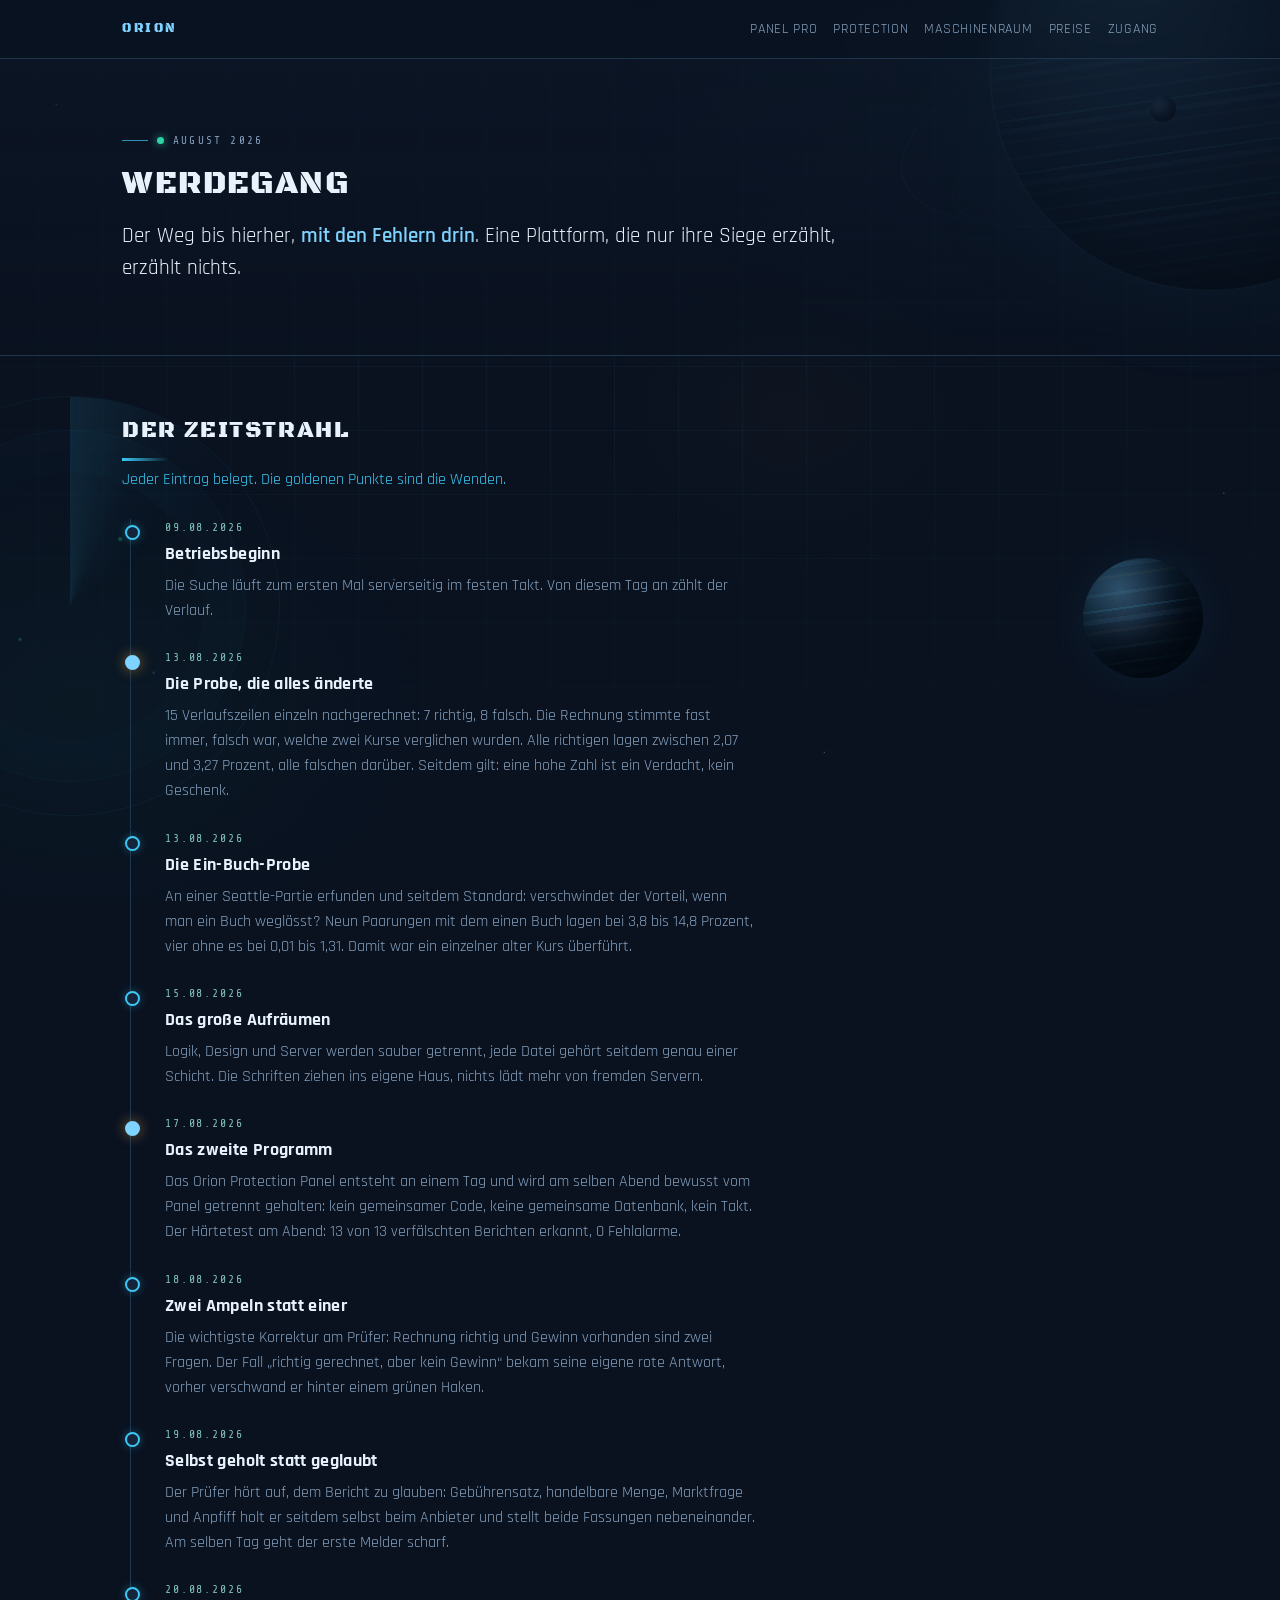
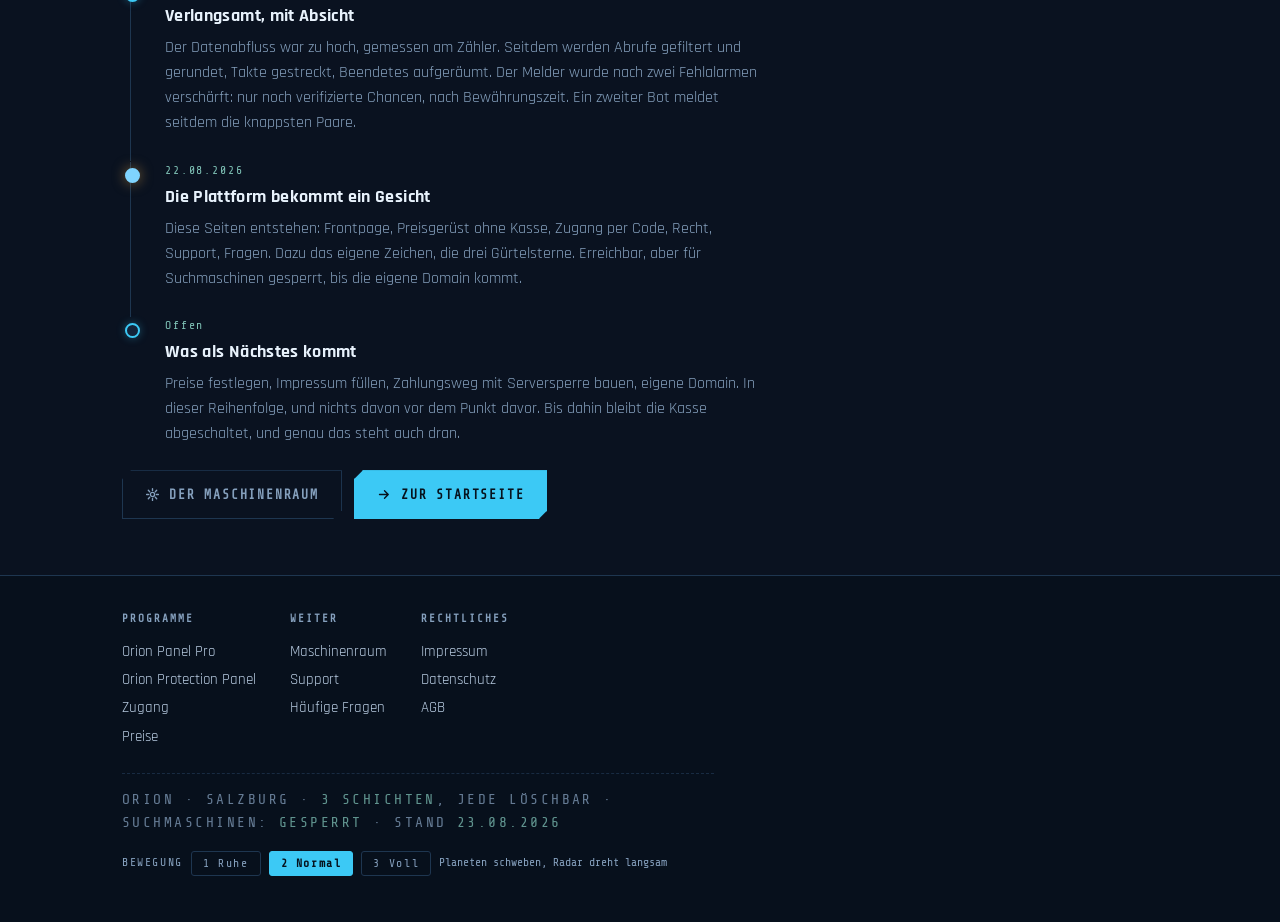
<file: werdegang.html>
<!doctype html>
<html lang="de">
<head>
<meta charset="utf-8">
<meta name="viewport" content="width=device-width, initial-scale=1">
<title>Werdegang</title>
<meta name="robots" content="noindex, nofollow">
<link rel="icon" type="image/svg+xml" href="bilder/logo-orion.svg">
<link rel="stylesheet" href="schrift/schrift.css?v=6">
<link rel="stylesheet" href="css/front.css?v=6">
<link rel="stylesheet" href="css/buehne.css?v=6">
<link rel="stylesheet" href="css/tiefe.css?v=6">
<script src="js/buehne.js?v=6"></script>
<script src="js/neigung.js?v=6" defer></script>

<!-- =============================================================================
     WERDEGANG.HTML. Angelegt 23.08.2026.

     Der Weg der beiden Programme als Zeitstrahl, einschliesslich der Fehler.
     Gerade die: eine Plattform, die nur ihre Siege erzaehlt, erzaehlt nichts.
     Jeder Eintrag hier ist belegt (Messung, Commit oder Uebergabe), Daten
     stimmen mit dem Betrieb ueberein. Keine Betriebsgeheimnisse: keine
     Schluessel, keine Endpunkte, keine Tabellennamen.
     ========================================================================== -->
</head>
<body>

<div class="buehne" aria-hidden="true">
  <div class="sterne"></div>
  <div class="raster-buehne"></div>
  <div class="orbit orbit-1"></div>
  <div class="orbit orbit-2"></div>
  <div class="planet planet-1"></div>
  <div class="mond"></div>
  <div class="planet planet-2"></div>
  <div class="planet planet-3"></div>
  <div class="radar"></div>
</div>

<div class="leiste">
  <div class="hof">
    <a class="name" href="index.html">Orion</a>
    <nav>
      <a href="index.html#panel">Panel Pro</a>
      <a href="index.html#protection">Protection</a>
      <a href="technik.html">Maschinenraum</a>
      <a href="preise.html">Preise</a>
      <a href="zugang.html">Zugang</a>
    </nav>
  </div>
</div>

<header class="kopf">
  <div class="hof">
    <span class="plakette"><span class="lampe"></span> August 2026</span>
    <h1 style="font-size:32px;text-transform:uppercase;letter-spacing:.05em;margin:0 0 10px">Werdegang</h1>
    <p class="aufschlag">Der Weg bis hierher, <b>mit den Fehlern drin</b>. Eine
      Plattform, die nur ihre Siege erz&auml;hlt, erz&auml;hlt nichts.</p>
  </div>
</header>

<main>

  <section class="steigt">
    <div class="hof">
      <h2>Der Zeitstrahl</h2>
      <p class="satz">Jeder Eintrag belegt. Die goldenen Punkte sind die Wenden.</p>

      <ol class="strahl">

        <li class="steigt">
          <span class="tag">09.08.2026</span>
          <h3>Betriebsbeginn</h3>
          <p>Die Suche l&auml;uft zum ersten Mal serverseitig im festen Takt.
            Von diesem Tag an z&auml;hlt der Verlauf.</p>
        </li>

        <li class="wende steigt">
          <span class="tag">13.08.2026</span>
          <h3>Die Probe, die alles &auml;nderte</h3>
          <p>15 Verlaufszeilen einzeln nachgerechnet: 7 richtig, 8 falsch. Die
            Rechnung stimmte fast immer, falsch war, welche zwei Kurse
            verglichen wurden. Alle richtigen lagen zwischen 2,07 und 3,27
            Prozent, alle falschen dar&uuml;ber. Seitdem gilt: eine hohe Zahl
            ist ein Verdacht, kein Geschenk.</p>
        </li>

        <li class="steigt">
          <span class="tag">13.08.2026</span>
          <h3>Die Ein-Buch-Probe</h3>
          <p>An einer Seattle-Partie erfunden und seitdem Standard: verschwindet
            der Vorteil, wenn man ein Buch wegl&auml;sst? Neun Paarungen mit dem
            einen Buch lagen bei 3,8 bis 14,8 Prozent, vier ohne es bei 0,01
            bis 1,31. Damit war ein einzelner alter Kurs &uuml;berf&uuml;hrt.</p>
        </li>

        <li class="steigt">
          <span class="tag">15.08.2026</span>
          <h3>Das gro&szlig;e Aufr&auml;umen</h3>
          <p>Logik, Design und Server werden sauber getrennt, jede Datei
            geh&ouml;rt seitdem genau einer Schicht. Die Schriften ziehen ins
            eigene Haus, nichts l&auml;dt mehr von fremden Servern.</p>
        </li>

        <li class="wende steigt">
          <span class="tag">17.08.2026</span>
          <h3>Das zweite Programm</h3>
          <p>Das Orion Protection Panel entsteht an einem Tag und wird am selben
            Abend bewusst vom Panel getrennt gehalten: kein gemeinsamer Code,
            keine gemeinsame Datenbank, kein Takt. Der H&auml;rtetest am Abend:
            13 von 13 verf&auml;lschten Berichten erkannt, 0 Fehlalarme.</p>
        </li>

        <li class="steigt">
          <span class="tag">18.08.2026</span>
          <h3>Zwei Ampeln statt einer</h3>
          <p>Die wichtigste Korrektur am Pr&uuml;fer: Rechnung richtig und
            Gewinn vorhanden sind zwei Fragen. Der Fall &bdquo;richtig
            gerechnet, aber kein Gewinn&ldquo; bekam seine eigene rote Antwort,
            vorher verschwand er hinter einem gr&uuml;nen Haken.</p>
        </li>

        <li class="steigt">
          <span class="tag">19.08.2026</span>
          <h3>Selbst geholt statt geglaubt</h3>
          <p>Der Pr&uuml;fer h&ouml;rt auf, dem Bericht zu glauben:
            Geb&uuml;hrensatz, handelbare Menge, Marktfrage und Anpfiff holt er
            seitdem selbst beim Anbieter und stellt beide Fassungen
            nebeneinander. Am selben Tag geht der erste Melder scharf.</p>
        </li>

        <li class="steigt">
          <span class="tag">20.08.2026</span>
          <h3>Verlangsamt, mit Absicht</h3>
          <p>Der Datenabfluss war zu hoch, gemessen am Z&auml;hler. Seitdem
            werden Abrufe gefiltert und gerundet, Takte gestreckt, Beendetes
            aufger&auml;umt. Der Melder wurde nach zwei Fehlalarmen
            versch&auml;rft: nur noch verifizierte Chancen, nach
            Bew&auml;hrungszeit. Ein zweiter Bot meldet seitdem die knappsten
            Paare.</p>
        </li>

        <li class="wende steigt">
          <span class="tag">22.08.2026</span>
          <h3>Die Plattform bekommt ein Gesicht</h3>
          <p>Diese Seiten entstehen: Frontpage, Preisger&uuml;st ohne Kasse,
            Zugang per Code, Recht, Support, Fragen. Dazu das eigene Zeichen,
            die drei G&uuml;rtelsterne. Erreichbar, aber f&uuml;r Suchmaschinen
            gesperrt, bis die eigene Domain kommt.</p>
        </li>

        <li class="steigt">
          <span class="tag">Offen</span>
          <h3>Was als N&auml;chstes kommt</h3>
          <p>Preise festlegen, Impressum f&uuml;llen, Zahlungsweg mit
            Serversperre bauen, eigene Domain. In dieser Reihenfolge, und
            nichts davon vor dem Punkt davor. Bis dahin bleibt die Kasse
            abgeschaltet, und genau das steht auch dran.</p>
        </li>

      </ol>

      <div class="zugang">
        <a class="tor leise" href="technik.html">Der Maschinenraum</a>
        <a class="tor" href="index.html">Zur Startseite</a>
      </div>
    </div>
  </section>

</main>

<footer class="fuss">
  <div class="hof">
    <div class="reihen">
      <div class="spalte">
        <h4>Programme</h4>
        <a href="index.html#panel">Orion Panel Pro</a>
        <a href="index.html#protection">Orion Protection Panel</a>
        <a href="zugang.html">Zugang</a>
        <a href="preise.html">Preise</a>
      </div>
      <div class="spalte">
        <h4>Weiter</h4>
        <a href="technik.html">Maschinenraum</a>
        <a href="support.html">Support</a>
        <a href="faq.html">H&auml;ufige Fragen</a>
      </div>
      <div class="spalte">
        <h4>Rechtliches</h4>
        <a href="recht/impressum.html">Impressum</a>
        <a href="recht/datenschutz.html">Datenschutz</a>
        <a href="recht/agb.html">AGB</a>
      </div>
    </div>
    <p class="fussstatus">Orion &middot; Salzburg &middot; <b>3 Schichten</b>, jede l&ouml;schbar &middot; Suchmaschinen: <b>gesperrt</b> &middot; Stand <b>23.08.2026</b></p>
    <div id="stufenschalter"></div>
  </div>
</footer>

<script src="js/tiefe.js?v=6"></script>
</body>
</html>
</file>
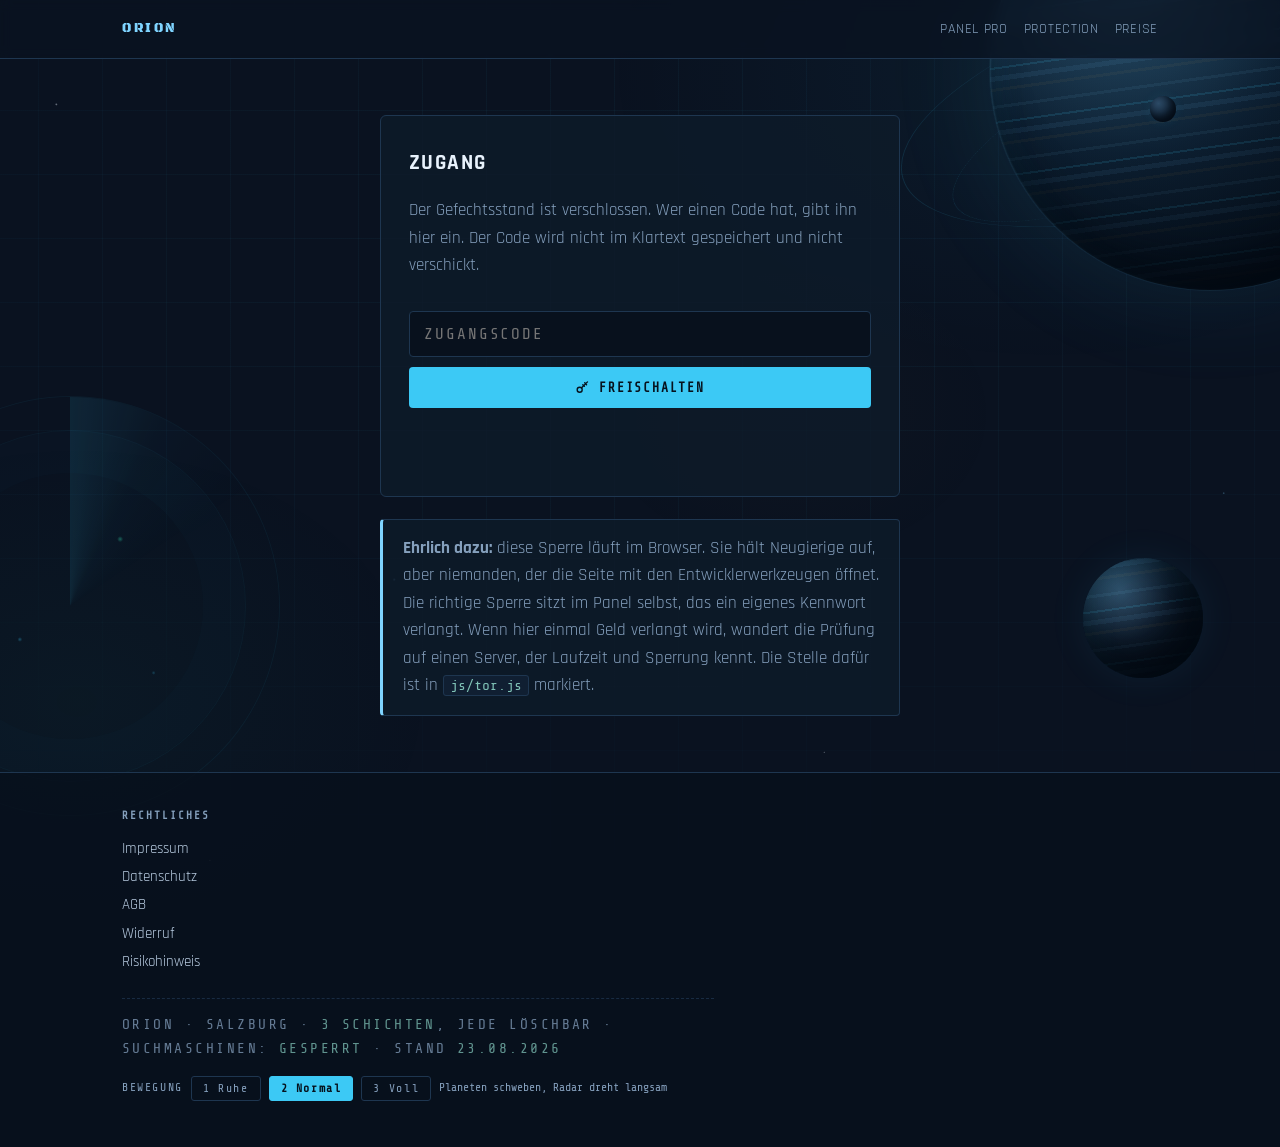
<file: zugang.html>
<!doctype html>
<html lang="de">
<head>
<meta charset="utf-8">
<meta name="viewport" content="width=device-width, initial-scale=1">
<title>Zugang</title>
<meta name="robots" content="noindex, nofollow">
<link rel="icon" type="image/svg+xml" href="bilder/logo-orion.svg">
<link rel="stylesheet" href="schrift/schrift.css?v=6">
<link rel="stylesheet" href="css/front.css?v=6">
<link rel="stylesheet" href="css/buehne.css?v=6">
<link rel="stylesheet" href="css/tiefe.css?v=6">
<script src="js/buehne.js?v=6"></script>
<script src="js/neigung.js?v=6" defer></script>
</head>
<body>

<!-- Design-Schicht 2, LOESCHBAR: Sternenfeld, Raster, Planeten, Radar.
     Liegt hinter allem, nimmt keine Klicks an, traegt keine Zahl.
     Wer den Block und css/buehne.css entfernt, hat die schlichte Fassung. -->
<div class="buehne" aria-hidden="true">
  <div class="sterne"></div>
  <div class="raster-buehne"></div>
  <div class="orbit orbit-1"></div>
  <div class="orbit orbit-2"></div>
  <div class="planet planet-1"></div>
  <div class="mond"></div>
  <div class="planet planet-2"></div>
  <div class="planet planet-3"></div>
  <div class="radar"></div>
</div>


<div class="leiste">
  <div class="hof">
    <a class="name" href="index.html">Orion</a>
    <nav>
      <a href="index.html#panel">Panel Pro</a>
      <a href="index.html#protection">Protection</a>
      <a href="preise.html">Preise</a>
    </nav>
  </div>
</div>

<section>
  <div class="hof">

    <div class="tafel">
      <h2>Zugang</h2>
      <p class="leise">Der Gefechtsstand ist verschlossen. Wer einen Code hat,
        gibt ihn hier ein. Der Code wird nicht im Klartext gespeichert und nicht
        verschickt.</p>

      <div id="eingabe">
        <input id="code" type="password" autocomplete="off" spellcheck="false"
               placeholder="ZUGANGSCODE" aria-label="Zugangscode">
        <button id="pruefen" type="button">Freischalten</button>
      </div>

      <p id="meldung" class="meldung"></p>

      <div id="tore" class="zugang" hidden></div>

      <p id="abmelden" class="bildtext" hidden>
        <a href="#" id="vergessen">Zugang auf diesem Gerät wieder entfernen</a>
      </p>
    </div>

    <div class="hinweis" style="max-width:520px;margin:22px auto 0">
      <p class="leise"><b>Ehrlich dazu:</b> diese Sperre läuft im Browser. Sie
        hält Neugierige auf, aber niemanden, der die Seite mit den
        Entwicklerwerkzeugen öffnet. Die richtige Sperre sitzt im Panel selbst,
        das ein eigenes Kennwort verlangt. Wenn hier einmal Geld verlangt wird,
        wandert die Prüfung auf einen Server, der Laufzeit und Sperrung kennt.
        Die Stelle dafür ist in <code>js/tor.js</code> markiert.</p>
    </div>

  </div>
</section>

<footer class="fuss">
  <div class="hof">
    <div class="reihen">
      <div class="spalte">
        <h4>Rechtliches</h4>
        <a href="recht/impressum.html">Impressum</a>
        <a href="recht/datenschutz.html">Datenschutz</a>
        <a href="recht/agb.html">AGB</a>
        <a href="recht/widerruf.html">Widerruf</a>
        <a href="recht/risiko.html">Risikohinweis</a>
      </div>
    </div>
  </div>
    <div class="hof">
    <p class="fussstatus">Orion &middot; Salzburg &middot; <b>3 Schichten</b>, jede l&ouml;schbar &middot; Suchmaschinen: <b>gesperrt</b> &middot; Stand <b>23.08.2026</b></p>
    <div id="stufenschalter"></div></div>
</footer>

<script src="js/tor.js"></script>
<script>
(function () {
  'use strict';

  var namen = { panel: 'Panel Pro öffnen', protection: 'Protection Panel öffnen' };

  /* ?ziel=panel kommt von den Knöpfen der Frontpage. Nur gemerkt, um nach dem
   * Freischalten den passenden Knopf zuerst zu zeigen; entscheiden tut es
   * nichts, das macht die Rechteliste des Codes. */
  var gewünscht = new URLSearchParams(location.search).get('ziel');

  function zeigeTore(darf) {
    var kasten = document.getElementById('tore');
    kasten.innerHTML = '';
    var liste = darf.slice();
    if (gewünscht && liste.indexOf(gewünscht) > 0) {
      liste.splice(liste.indexOf(gewünscht), 1);
      liste.unshift(gewünscht);
    }
    liste.forEach(function (z, i) {
      var a = document.createElement('a');
      a.className = 'tor' + (i === 0 ? '' : ' leise');
      a.href = Tor.ZIELE[z];
      a.target = '_blank';
      a.rel = 'noopener';
      a.textContent = namen[z] || z;
      kasten.appendChild(a);
    });
    kasten.hidden = false;
    document.getElementById('eingabe').hidden = true;
    document.getElementById('abmelden').hidden = false;
  }

  var da = Tor.zustand();
  if (da && da.darf) {
    document.getElementById('meldung').textContent = 'Zugang liegt vor: ' + da.name + '.';
    document.getElementById('meldung').className = 'meldung gut';
    zeigeTore(da.darf);
  } else {
    Tor.start('code', 'prüfen', 'meldung', function (treffer) {
      zeigeTore(treffer.darf);
    });
  }

  document.getElementById('vergessen').addEventListener('click', function (e) {
    e.preventDefault();
    Tor.vergessen();
    location.href = 'zugang.html';
  });
})();
</script>

<script src="js/tiefe.js?v=6"></script>
</body>
</html>
</file>
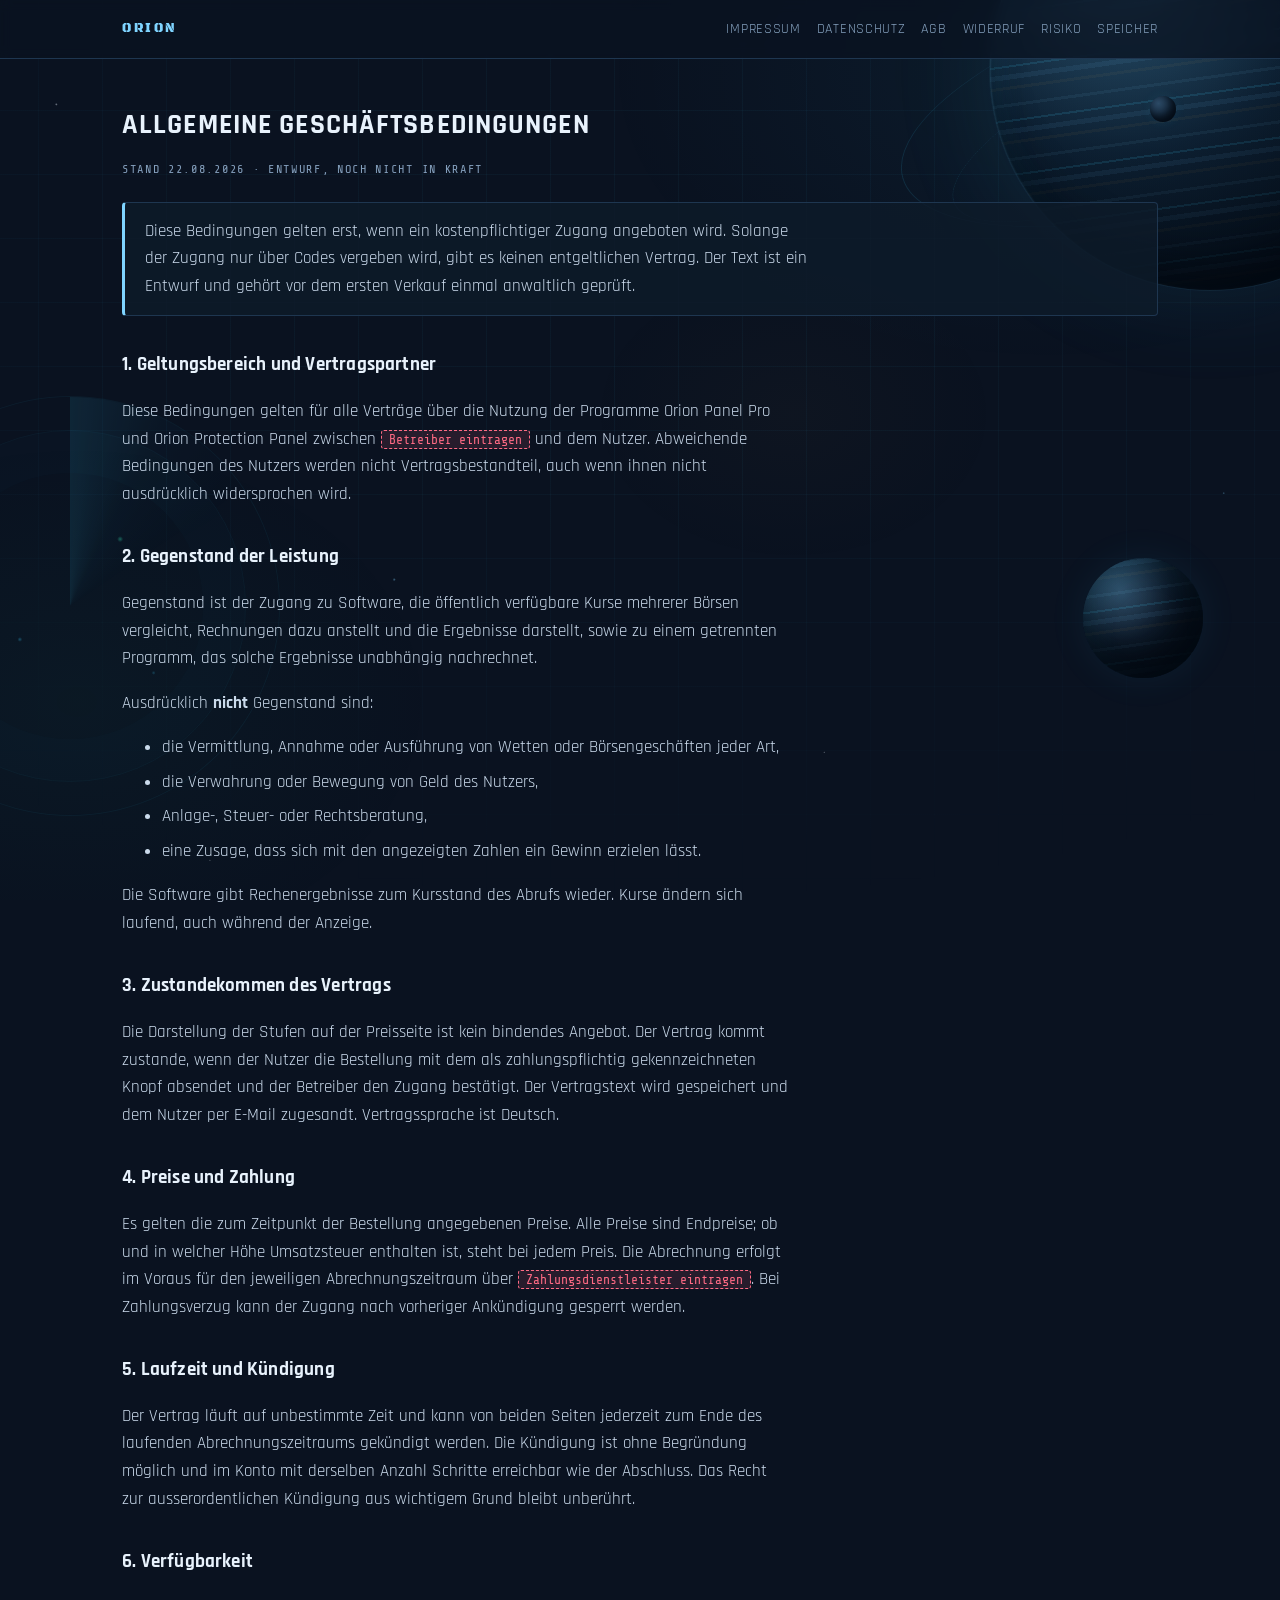
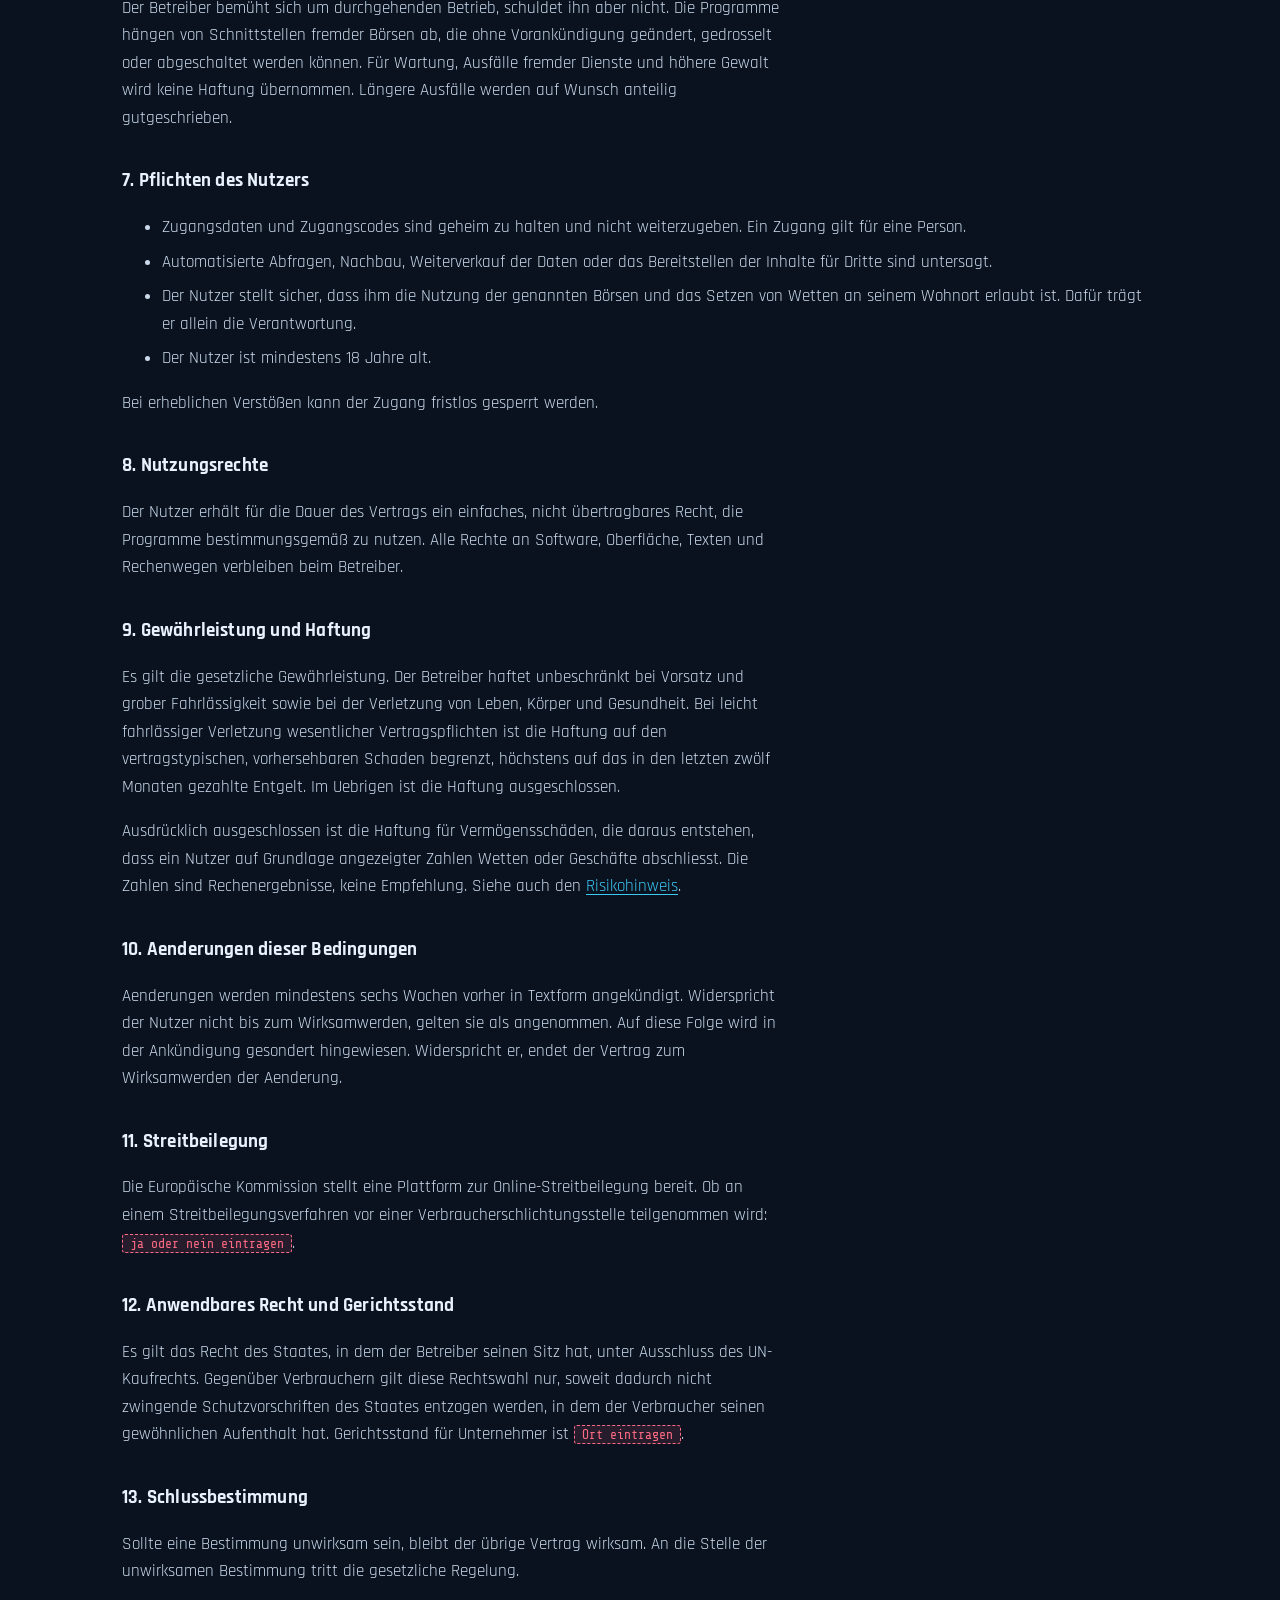
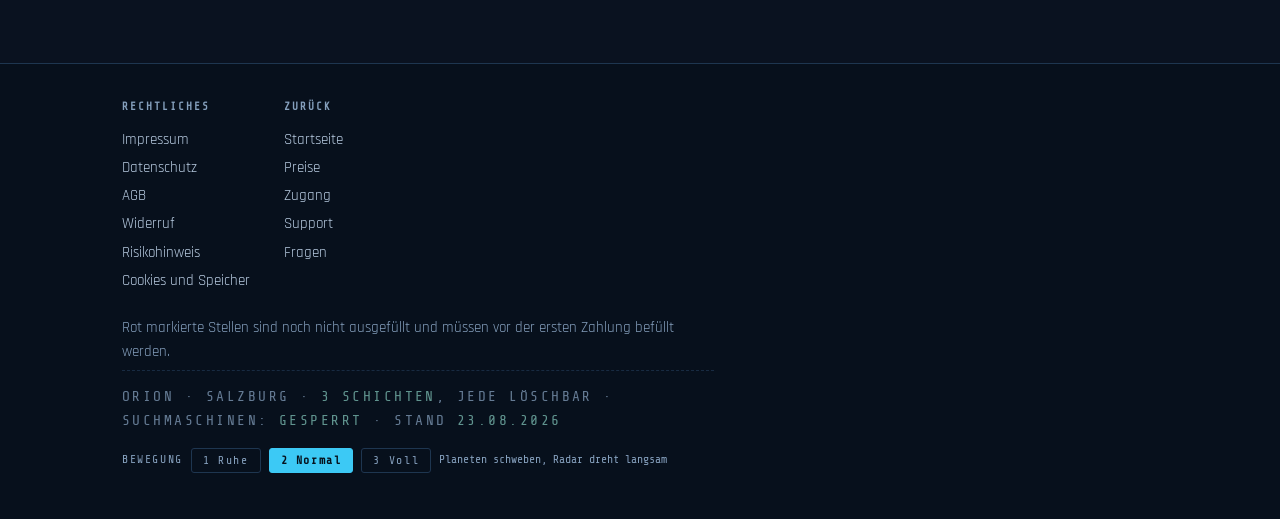
<file: recht/agb.html>
<!doctype html>
<html lang="de">
<head>
<meta charset="utf-8">
<meta name="viewport" content="width=device-width, initial-scale=1">
<title>Allgemeine Geschäftsbedingungen</title>
<meta name="robots" content="noindex, nofollow">
<link rel="icon" type="image/svg+xml" href="../bilder/logo-orion.svg">
<link rel="stylesheet" href="../schrift/schrift.css?v=6">
<link rel="stylesheet" href="../css/front.css?v=6">
<link rel="stylesheet" href="../css/buehne.css?v=6">
<link rel="stylesheet" href="../css/tiefe.css?v=6">
<script src="../js/buehne.js?v=6"></script>
<script src="../js/neigung.js?v=6" defer></script>
</head>
<body>

<!-- Design-Schicht 2, LOESCHBAR: Sternenfeld, Raster, Planeten, Radar.
     Liegt hinter allem, nimmt keine Klicks an, traegt keine Zahl.
     Wer den Block und css/buehne.css entfernt, hat die schlichte Fassung. -->
<div class="buehne" aria-hidden="true">
  <div class="sterne"></div>
  <div class="raster-buehne"></div>
  <div class="orbit orbit-1"></div>
  <div class="orbit orbit-2"></div>
  <div class="planet planet-1"></div>
  <div class="mond"></div>
  <div class="planet planet-2"></div>
  <div class="planet planet-3"></div>
  <div class="radar"></div>
</div>

<div class="leiste">
  <div class="hof">
    <a class="name" href="../index.html">Orion</a>
    <nav>
      <a href="impressum.html">Impressum</a>
      <a href="datenschutz.html">Datenschutz</a>
      <a href="agb.html">AGB</a>
      <a href="widerruf.html">Widerruf</a>
      <a href="risiko.html">Risiko</a>
      <a href="cookies.html">Speicher</a>
    </nav>
  </div>
</div>
<div class="rechtstext">
  <div class="hof">

<h1>Allgemeine Gesch&auml;ftsbedingungen</h1>
<p class="stand">Stand 22.08.2026 &middot; Entwurf, noch nicht in Kraft</p>

<div class="hinweis">
  <p>Diese Bedingungen gelten erst, wenn ein kostenpflichtiger Zugang angeboten
    wird. Solange der Zugang nur über Codes vergeben wird, gibt es keinen
    entgeltlichen Vertrag. Der Text ist ein Entwurf und gehört vor dem ersten
    Verkauf einmal anwaltlich geprüft.</p>
</div>

<h2>1. Geltungsbereich und Vertragspartner</h2>
<p>Diese Bedingungen gelten für alle Verträge über die Nutzung der Programme
  Orion Panel Pro und Orion Protection Panel zwischen
  <span class="luecke">Betreiber eintragen</span> und dem Nutzer. Abweichende
  Bedingungen des Nutzers werden nicht Vertragsbestandteil, auch wenn ihnen
  nicht ausdrücklich widersprochen wird.</p>

<h2>2. Gegenstand der Leistung</h2>
<p>Gegenstand ist der Zugang zu Software, die öffentlich verfügbare Kurse
  mehrerer Börsen vergleicht, Rechnungen dazu anstellt und die Ergebnisse
  darstellt, sowie zu einem getrennten Programm, das solche Ergebnisse
  unabhängig nachrechnet.</p>
<p>Ausdrücklich <b>nicht</b> Gegenstand sind:</p>
<ul>
  <li>die Vermittlung, Annahme oder Ausführung von Wetten oder
    Börsengeschäften jeder Art,</li>
  <li>die Verwahrung oder Bewegung von Geld des Nutzers,</li>
  <li>Anlage-, Steuer- oder Rechtsberatung,</li>
  <li>eine Zusage, dass sich mit den angezeigten Zahlen ein Gewinn erzielen
    lässt.</li>
</ul>
<p>Die Software gibt Rechenergebnisse zum Kursstand des Abrufs wieder. Kurse
  ändern sich laufend, auch während der Anzeige.</p>

<h2>3. Zustandekommen des Vertrags</h2>
<p>Die Darstellung der Stufen auf der Preisseite ist kein bindendes Angebot. Der
  Vertrag kommt zustande, wenn der Nutzer die Bestellung mit dem als
  zahlungspflichtig gekennzeichneten Knopf absendet und der Betreiber den
  Zugang bestätigt. Der Vertragstext wird gespeichert und dem Nutzer per
  E-Mail zugesandt. Vertragssprache ist Deutsch.</p>

<h2>4. Preise und Zahlung</h2>
<p>Es gelten die zum Zeitpunkt der Bestellung angegebenen Preise. Alle Preise
  sind Endpreise; ob und in welcher Höhe Umsatzsteuer enthalten ist, steht bei
  jedem Preis. Die Abrechnung erfolgt im Voraus für den jeweiligen
  Abrechnungszeitraum über
  <span class="luecke">Zahlungsdienstleister eintragen</span>. Bei
  Zahlungsverzug kann der Zugang nach vorheriger Ankündigung gesperrt werden.</p>

<h2>5. Laufzeit und Kündigung</h2>
<p>Der Vertrag läuft auf unbestimmte Zeit und kann von beiden Seiten jederzeit
  zum Ende des laufenden Abrechnungszeitraums gekündigt werden. Die Kündigung
  ist ohne Begründung möglich und im Konto mit derselben Anzahl Schritte
  erreichbar wie der Abschluss. Das Recht zur ausserordentlichen Kündigung aus
  wichtigem Grund bleibt unberührt.</p>

<h2>6. Verfügbarkeit</h2>
<p>Der Betreiber bemüht sich um durchgehenden Betrieb, schuldet ihn aber nicht.
  Die Programme hängen von Schnittstellen fremder Börsen ab, die ohne
  Vorankündigung geändert, gedrosselt oder abgeschaltet werden können. Für
  Wartung, Ausfälle fremder Dienste und höhere Gewalt wird keine Haftung
  übernommen. Längere Ausfälle werden auf Wunsch anteilig gutgeschrieben.</p>

<h2>7. Pflichten des Nutzers</h2>
<ul>
  <li>Zugangsdaten und Zugangscodes sind geheim zu halten und nicht
    weiterzugeben. Ein Zugang gilt für eine Person.</li>
  <li>Automatisierte Abfragen, Nachbau, Weiterverkauf der Daten oder das
    Bereitstellen der Inhalte für Dritte sind untersagt.</li>
  <li>Der Nutzer stellt sicher, dass ihm die Nutzung der genannten Börsen und
    das Setzen von Wetten an seinem Wohnort erlaubt ist. Dafür trägt er
    allein die Verantwortung.</li>
  <li>Der Nutzer ist mindestens 18 Jahre alt.</li>
</ul>
<p>Bei erheblichen Verstößen kann der Zugang fristlos gesperrt werden.</p>

<h2>8. Nutzungsrechte</h2>
<p>Der Nutzer erhält für die Dauer des Vertrags ein einfaches, nicht
  übertragbares Recht, die Programme bestimmungsgemäß zu nutzen. Alle Rechte
  an Software, Oberfläche, Texten und Rechenwegen verbleiben beim Betreiber.</p>

<h2>9. Gewährleistung und Haftung</h2>
<p>Es gilt die gesetzliche Gewährleistung. Der Betreiber haftet unbeschränkt
  bei Vorsatz und grober Fahrlässigkeit sowie bei der Verletzung von Leben,
  Körper und Gesundheit. Bei leicht fahrlässiger Verletzung wesentlicher
  Vertragspflichten ist die Haftung auf den vertragstypischen, vorhersehbaren
  Schaden begrenzt, höchstens auf das in den letzten zwölf Monaten gezahlte
  Entgelt. Im Uebrigen ist die Haftung ausgeschlossen.</p>
<p>Ausdrücklich ausgeschlossen ist die Haftung für Vermögensschäden, die
  daraus entstehen, dass ein Nutzer auf Grundlage angezeigter Zahlen Wetten
  oder Geschäfte abschliesst. Die Zahlen sind Rechenergebnisse, keine
  Empfehlung. Siehe auch den <a href="risiko.html">Risikohinweis</a>.</p>

<h2>10. Aenderungen dieser Bedingungen</h2>
<p>Aenderungen werden mindestens sechs Wochen vorher in Textform angekündigt.
  Widerspricht der Nutzer nicht bis zum Wirksamwerden, gelten sie als
  angenommen. Auf diese Folge wird in der Ankündigung gesondert hingewiesen.
  Widerspricht er, endet der Vertrag zum Wirksamwerden der Aenderung.</p>

<h2>11. Streitbeilegung</h2>
<p>Die Europäische Kommission stellt eine Plattform zur Online-Streitbeilegung
  bereit. Ob an einem Streitbeilegungsverfahren vor einer Verbraucherschlichtungsstelle teilgenommen wird:
  <span class="luecke">ja oder nein eintragen</span>.</p>

<h2>12. Anwendbares Recht und Gerichtsstand</h2>
<p>Es gilt das Recht des Staates, in dem der Betreiber seinen Sitz hat, unter
  Ausschluss des UN-Kaufrechts. Gegenüber Verbrauchern gilt diese Rechtswahl
  nur, soweit dadurch nicht zwingende Schutzvorschriften des Staates entzogen
  werden, in dem der Verbraucher seinen gewöhnlichen Aufenthalt hat.
  Gerichtsstand für Unternehmer ist
  <span class="luecke">Ort eintragen</span>.</p>

<h2>13. Schlussbestimmung</h2>
<p>Sollte eine Bestimmung unwirksam sein, bleibt der übrige Vertrag wirksam. An
  die Stelle der unwirksamen Bestimmung tritt die gesetzliche Regelung.</p>

  </div>
</div>
<footer class="fuss">
  <div class="hof">
    <div class="reihen">
      <div class="spalte">
        <h4>Rechtliches</h4>
        <a href="impressum.html">Impressum</a>
        <a href="datenschutz.html">Datenschutz</a>
        <a href="agb.html">AGB</a>
        <a href="widerruf.html">Widerruf</a>
        <a href="risiko.html">Risikohinweis</a>
        <a href="cookies.html">Cookies und Speicher</a>
      </div>
      <div class="spalte">
        <h4>Zurück</h4>
        <a href="../index.html">Startseite</a>
        <a href="../preise.html">Preise</a>
        <a href="../zugang.html">Zugang</a>
        <a href="../support.html">Support</a>
        <a href="../faq.html">Fragen</a>
      </div>
    </div>
    <p>Rot markierte Stellen sind noch nicht ausgefüllt und müssen vor der
      ersten Zahlung befüllt werden.</p>
  </div>
    <div class="hof">
    <p class="fussstatus">Orion &middot; Salzburg &middot; <b>3 Schichten</b>, jede l&ouml;schbar &middot; Suchmaschinen: <b>gesperrt</b> &middot; Stand <b>23.08.2026</b></p>
    <div id="stufenschalter"></div></div>
</footer>
<script src="../js/tiefe.js?v=6"></script>
</body>
</html>
</file>
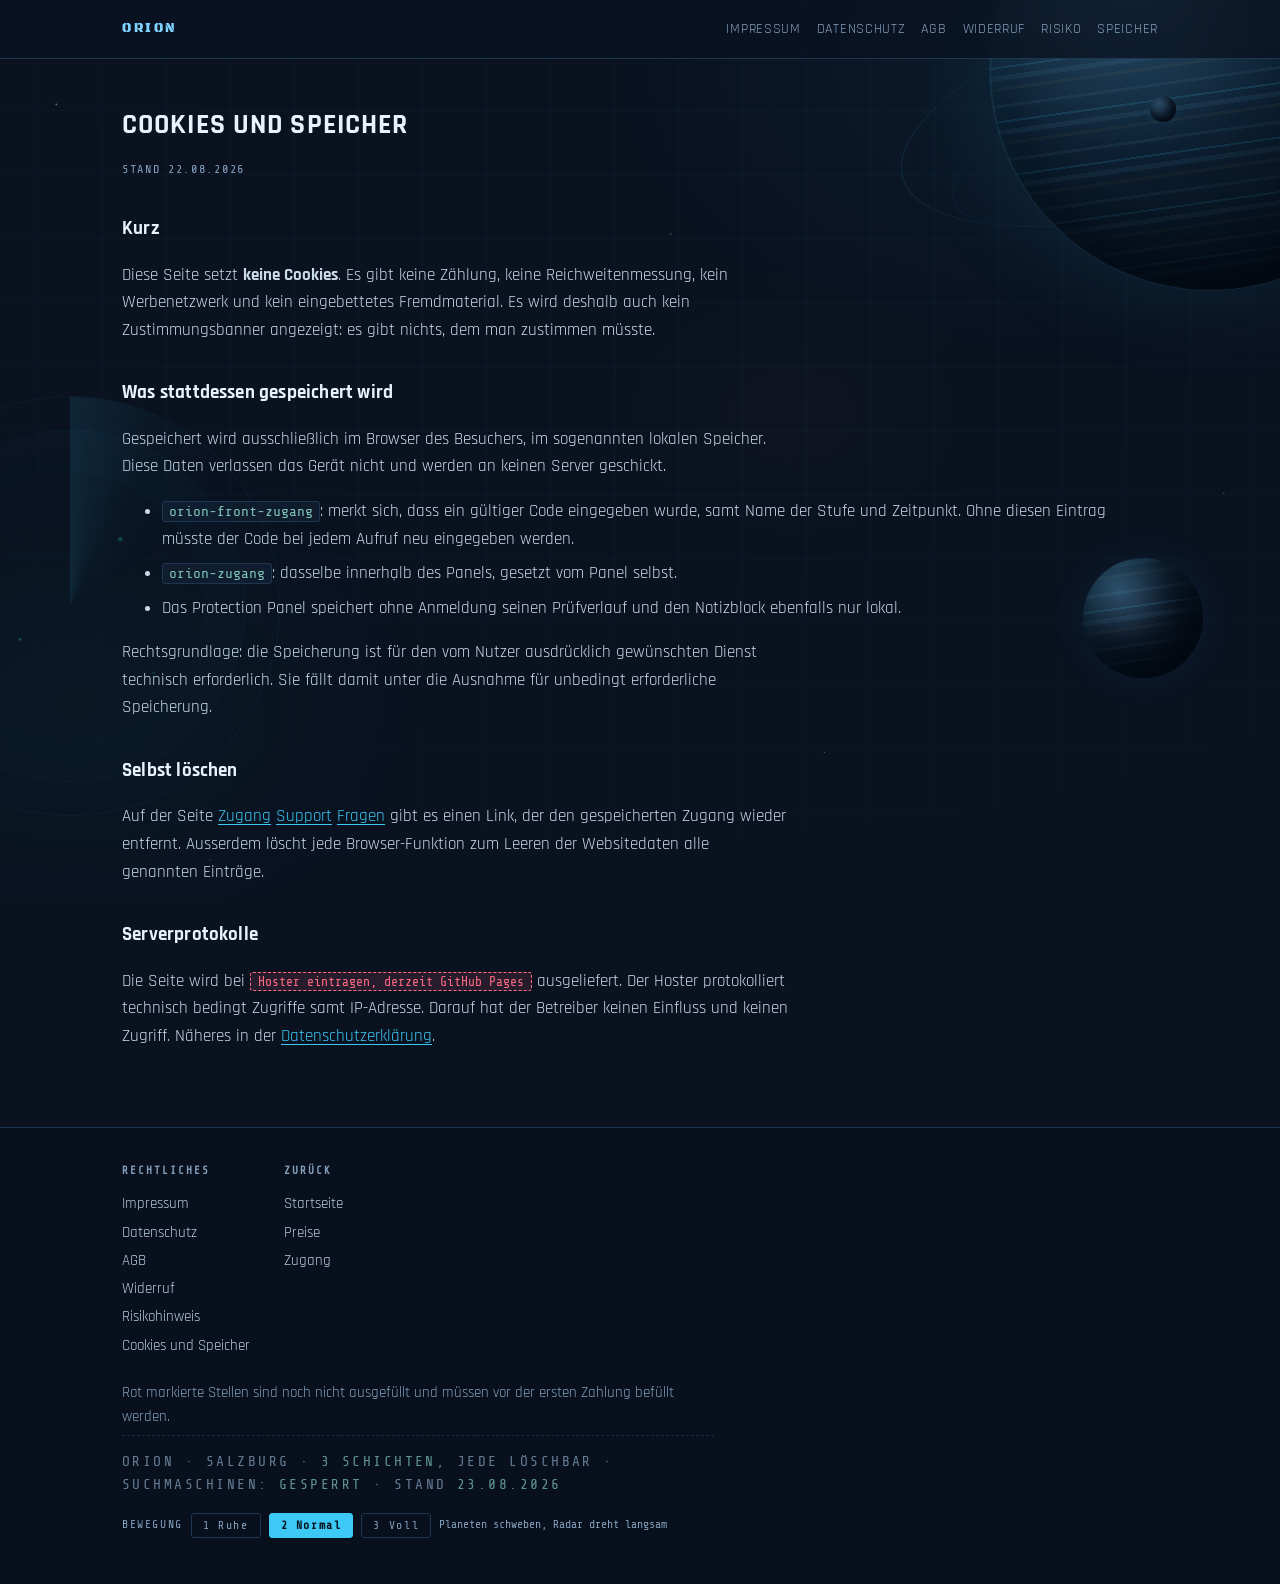
<file: recht/cookies.html>
<!doctype html>
<html lang="de">
<head>
<meta charset="utf-8">
<meta name="viewport" content="width=device-width, initial-scale=1">
<title>Cookies und Speicher</title>
<meta name="robots" content="noindex, nofollow">
<link rel="icon" type="image/svg+xml" href="../bilder/logo-orion.svg">
<link rel="stylesheet" href="../schrift/schrift.css?v=6">
<link rel="stylesheet" href="../css/front.css?v=6">
<link rel="stylesheet" href="../css/buehne.css?v=6">
<link rel="stylesheet" href="../css/tiefe.css?v=6">
<script src="../js/buehne.js?v=6"></script>
<script src="../js/neigung.js?v=6" defer></script>
</head>
<body>

<!-- Design-Schicht 2, LOESCHBAR: Sternenfeld, Raster, Planeten, Radar.
     Liegt hinter allem, nimmt keine Klicks an, traegt keine Zahl.
     Wer den Block und css/buehne.css entfernt, hat die schlichte Fassung. -->
<div class="buehne" aria-hidden="true">
  <div class="sterne"></div>
  <div class="raster-buehne"></div>
  <div class="orbit orbit-1"></div>
  <div class="orbit orbit-2"></div>
  <div class="planet planet-1"></div>
  <div class="mond"></div>
  <div class="planet planet-2"></div>
  <div class="planet planet-3"></div>
  <div class="radar"></div>
</div>

<div class="leiste">
  <div class="hof">
    <a class="name" href="../index.html">Orion</a>
    <nav>
      <a href="impressum.html">Impressum</a>
      <a href="datenschutz.html">Datenschutz</a>
      <a href="agb.html">AGB</a>
      <a href="widerruf.html">Widerruf</a>
      <a href="risiko.html">Risiko</a>
      <a href="cookies.html">Speicher</a>
    </nav>
  </div>
</div>
<div class="rechtstext">
  <div class="hof">
<h1>Cookies und Speicher</h1>
<p class="stand">Stand 22.08.2026</p>

<h2>Kurz</h2>
<p>Diese Seite setzt <b>keine Cookies</b>. Es gibt keine Zählung, keine
  Reichweitenmessung, kein Werbenetzwerk und kein eingebettetes Fremdmaterial.
  Es wird deshalb auch kein Zustimmungsbanner angezeigt: es gibt nichts, dem
  man zustimmen müsste.</p>

<h2>Was stattdessen gespeichert wird</h2>
<p>Gespeichert wird ausschließlich im Browser des Besuchers, im sogenannten
  lokalen Speicher. Diese Daten verlassen das Gerät nicht und werden an keinen
  Server geschickt.</p>
<ul>
  <li><code>orion-front-zugang</code>: merkt sich, dass ein gültiger Code
    eingegeben wurde, samt Name der Stufe und Zeitpunkt. Ohne diesen Eintrag
    müsste der Code bei jedem Aufruf neu eingegeben werden.</li>
  <li><code>orion-zugang</code>: dasselbe innerhalb des Panels, gesetzt vom
    Panel selbst.</li>
  <li>Das Protection Panel speichert ohne Anmeldung seinen Prüfverlauf und den
    Notizblock ebenfalls nur lokal.</li>
</ul>
<p>Rechtsgrundlage: die Speicherung ist für den vom Nutzer ausdrücklich
  gewünschten Dienst technisch erforderlich. Sie fällt damit unter die
  Ausnahme für unbedingt erforderliche Speicherung.</p>

<h2>Selbst löschen</h2>
<p>Auf der Seite <a href="../zugang.html">Zugang</a>
        <a href="../support.html">Support</a>
        <a href="../faq.html">Fragen</a> gibt es einen Link, der den
  gespeicherten Zugang wieder entfernt. Ausserdem löscht jede
  Browser-Funktion zum Leeren der Websitedaten alle genannten Einträge.</p>

<h2>Serverprotokolle</h2>
<p>Die Seite wird bei <span class="luecke">Hoster eintragen, derzeit GitHub Pages</span>
  ausgeliefert. Der Hoster protokolliert technisch bedingt Zugriffe samt
  IP-Adresse. Darauf hat der Betreiber keinen Einfluss und keinen Zugriff.
  Näheres in der <a href="datenschutz.html">Datenschutzerklärung</a>.</p>
  </div>
</div>
<footer class="fuss">
  <div class="hof">
    <div class="reihen">
      <div class="spalte">
        <h4>Rechtliches</h4>
        <a href="impressum.html">Impressum</a>
        <a href="datenschutz.html">Datenschutz</a>
        <a href="agb.html">AGB</a>
        <a href="widerruf.html">Widerruf</a>
        <a href="risiko.html">Risikohinweis</a>
        <a href="cookies.html">Cookies und Speicher</a>
      </div>
      <div class="spalte">
        <h4>Zurück</h4>
        <a href="../index.html">Startseite</a>
        <a href="../preise.html">Preise</a>
        <a href="../zugang.html">Zugang</a>
      </div>
    </div>
    <p>Rot markierte Stellen sind noch nicht ausgefüllt und müssen vor der
      ersten Zahlung befüllt werden.</p>
  </div>
    <div class="hof">
    <p class="fussstatus">Orion &middot; Salzburg &middot; <b>3 Schichten</b>, jede l&ouml;schbar &middot; Suchmaschinen: <b>gesperrt</b> &middot; Stand <b>23.08.2026</b></p>
    <div id="stufenschalter"></div></div>
</footer>
<script src="../js/tiefe.js?v=6"></script>
</body>
</html>
</file>
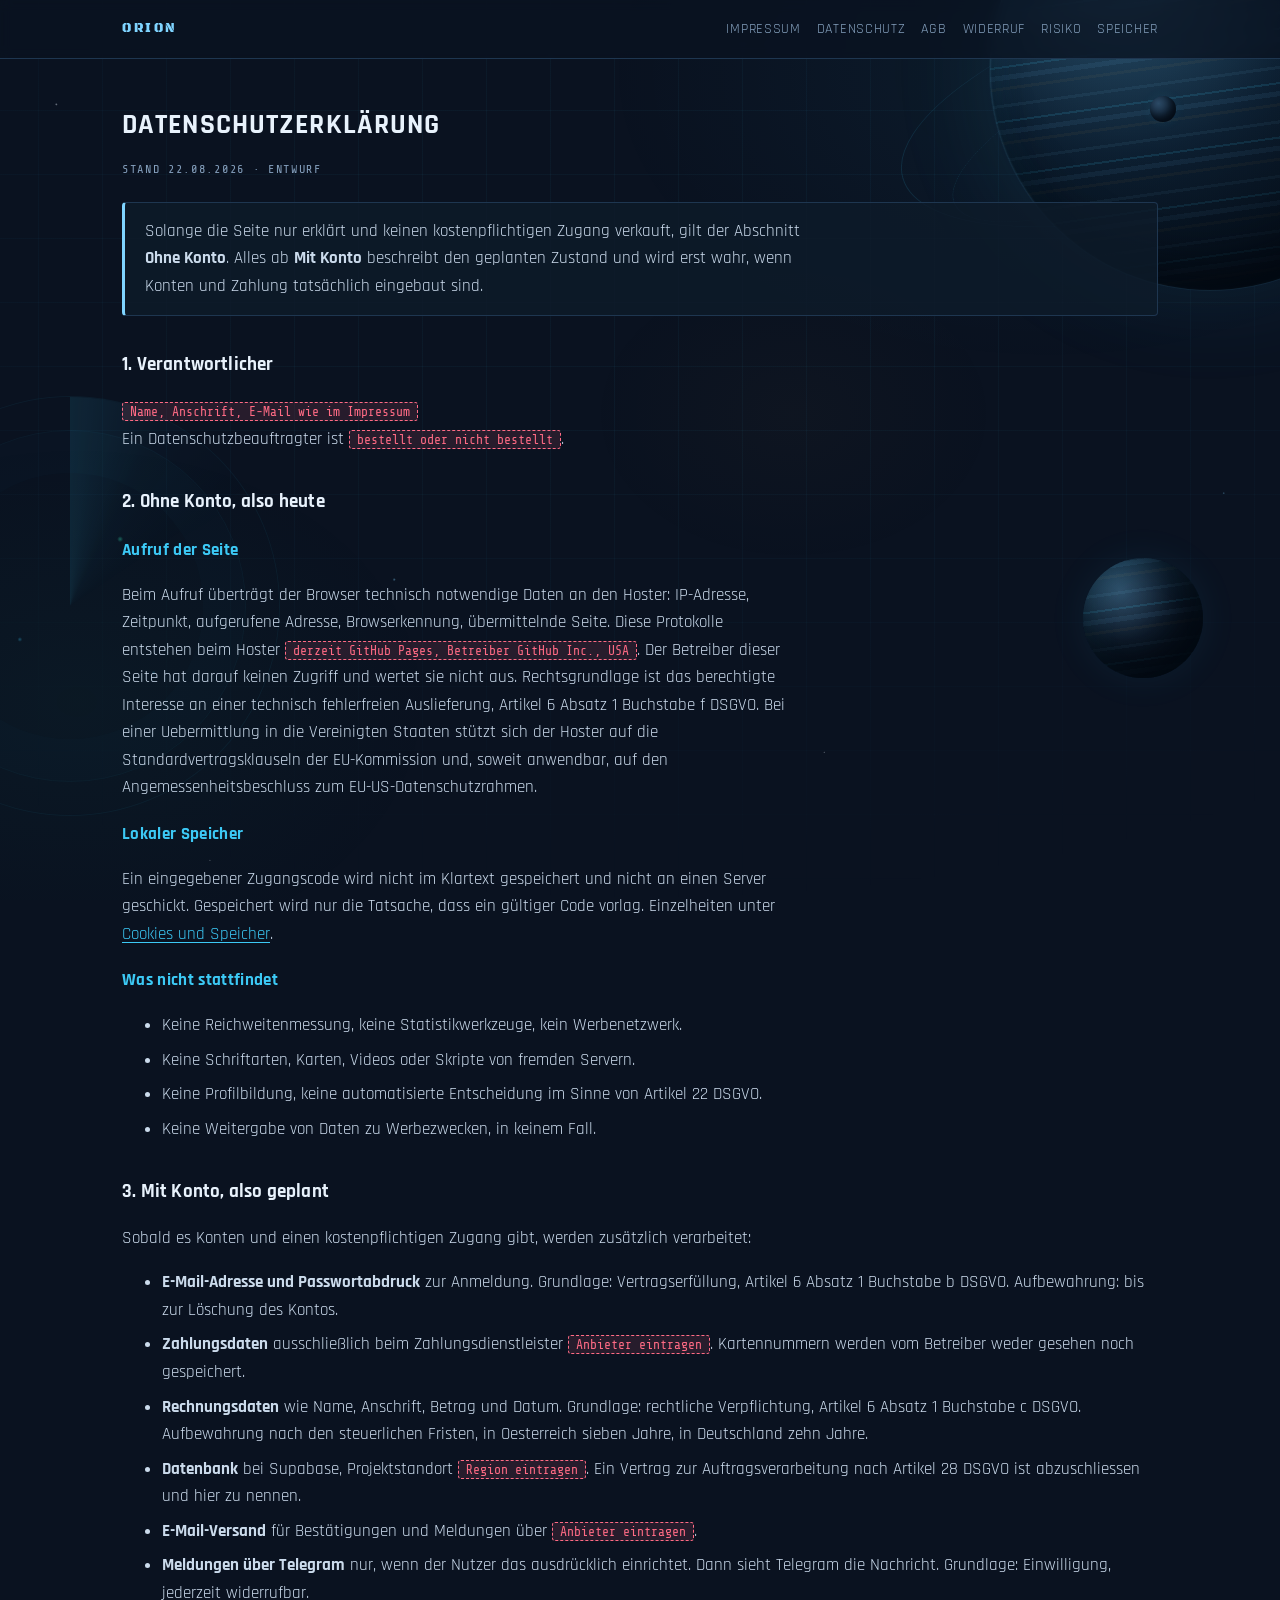
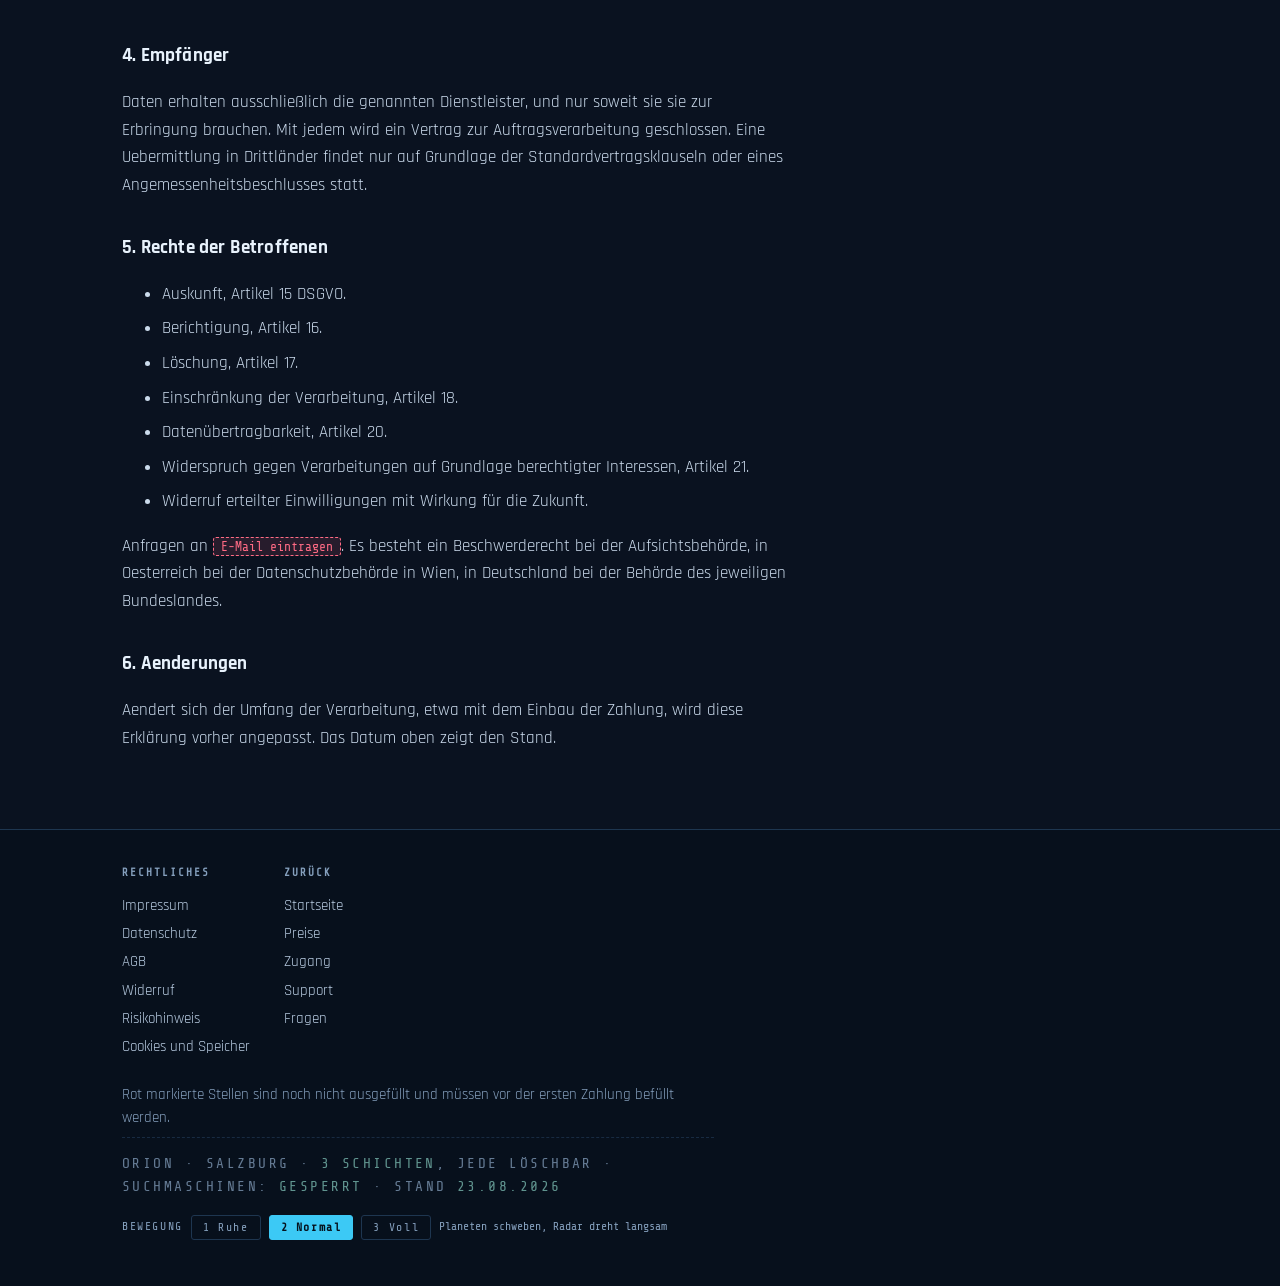
<file: recht/datenschutz.html>
<!doctype html>
<html lang="de">
<head>
<meta charset="utf-8">
<meta name="viewport" content="width=device-width, initial-scale=1">
<title>Datenschutzerklärung</title>
<meta name="robots" content="noindex, nofollow">
<link rel="icon" type="image/svg+xml" href="../bilder/logo-orion.svg">
<link rel="stylesheet" href="../schrift/schrift.css?v=6">
<link rel="stylesheet" href="../css/front.css?v=6">
<link rel="stylesheet" href="../css/buehne.css?v=6">
<link rel="stylesheet" href="../css/tiefe.css?v=6">
<script src="../js/buehne.js?v=6"></script>
<script src="../js/neigung.js?v=6" defer></script>
</head>
<body>

<!-- Design-Schicht 2, LOESCHBAR: Sternenfeld, Raster, Planeten, Radar.
     Liegt hinter allem, nimmt keine Klicks an, traegt keine Zahl.
     Wer den Block und css/buehne.css entfernt, hat die schlichte Fassung. -->
<div class="buehne" aria-hidden="true">
  <div class="sterne"></div>
  <div class="raster-buehne"></div>
  <div class="orbit orbit-1"></div>
  <div class="orbit orbit-2"></div>
  <div class="planet planet-1"></div>
  <div class="mond"></div>
  <div class="planet planet-2"></div>
  <div class="planet planet-3"></div>
  <div class="radar"></div>
</div>

<div class="leiste">
  <div class="hof">
    <a class="name" href="../index.html">Orion</a>
    <nav>
      <a href="impressum.html">Impressum</a>
      <a href="datenschutz.html">Datenschutz</a>
      <a href="agb.html">AGB</a>
      <a href="widerruf.html">Widerruf</a>
      <a href="risiko.html">Risiko</a>
      <a href="cookies.html">Speicher</a>
    </nav>
  </div>
</div>
<div class="rechtstext">
  <div class="hof">

<h1>Datenschutzerkl&auml;rung</h1>
<p class="stand">Stand 22.08.2026 &middot; Entwurf</p>

<div class="hinweis">
  <p>Solange die Seite nur erklärt und keinen kostenpflichtigen Zugang
    verkauft, gilt der Abschnitt <b>Ohne Konto</b>. Alles ab <b>Mit Konto</b>
    beschreibt den geplanten Zustand und wird erst wahr, wenn Konten und
    Zahlung tatsächlich eingebaut sind.</p>
</div>

<h2>1. Verantwortlicher</h2>
<p><span class="luecke">Name, Anschrift, E-Mail wie im Impressum</span><br>
  Ein Datenschutzbeauftragter ist <span class="luecke">bestellt oder nicht bestellt</span>.</p>

<h2>2. Ohne Konto, also heute</h2>

<h3>Aufruf der Seite</h3>
<p>Beim Aufruf überträgt der Browser technisch notwendige Daten an den Hoster:
  IP-Adresse, Zeitpunkt, aufgerufene Adresse, Browserkennung, übermittelnde
  Seite. Diese Protokolle entstehen beim Hoster
  <span class="luecke">derzeit GitHub Pages, Betreiber GitHub Inc., USA</span>.
  Der Betreiber dieser Seite hat darauf keinen Zugriff und wertet sie nicht aus.
  Rechtsgrundlage ist das berechtigte Interesse an einer technisch fehlerfreien
  Auslieferung, Artikel 6 Absatz 1 Buchstabe f DSGVO. Bei einer Uebermittlung in
  die Vereinigten Staaten stützt sich der Hoster auf die
  Standardvertragsklauseln der EU-Kommission und, soweit anwendbar, auf den
  Angemessenheitsbeschluss zum EU-US-Datenschutzrahmen.</p>

<h3>Lokaler Speicher</h3>
<p>Ein eingegebener Zugangscode wird nicht im Klartext gespeichert und nicht an
  einen Server geschickt. Gespeichert wird nur die Tatsache, dass ein gültiger
  Code vorlag. Einzelheiten unter <a href="cookies.html">Cookies und Speicher</a>.</p>

<h3>Was nicht stattfindet</h3>
<ul>
  <li>Keine Reichweitenmessung, keine Statistikwerkzeuge, kein Werbenetzwerk.</li>
  <li>Keine Schriftarten, Karten, Videos oder Skripte von fremden Servern.</li>
  <li>Keine Profilbildung, keine automatisierte Entscheidung im Sinne von
    Artikel 22 DSGVO.</li>
  <li>Keine Weitergabe von Daten zu Werbezwecken, in keinem Fall.</li>
</ul>

<h2>3. Mit Konto, also geplant</h2>
<p>Sobald es Konten und einen kostenpflichtigen Zugang gibt, werden zusätzlich
  verarbeitet:</p>
<ul>
  <li><b>E-Mail-Adresse und Passwortabdruck</b> zur Anmeldung. Grundlage:
    Vertragserfüllung, Artikel 6 Absatz 1 Buchstabe b DSGVO. Aufbewahrung: bis
    zur Löschung des Kontos.</li>
  <li><b>Zahlungsdaten</b> ausschließlich beim Zahlungsdienstleister
    <span class="luecke">Anbieter eintragen</span>. Kartennummern werden vom
    Betreiber weder gesehen noch gespeichert.</li>
  <li><b>Rechnungsdaten</b> wie Name, Anschrift, Betrag und Datum. Grundlage:
    rechtliche Verpflichtung, Artikel 6 Absatz 1 Buchstabe c DSGVO. Aufbewahrung
    nach den steuerlichen Fristen, in Oesterreich sieben Jahre, in Deutschland
    zehn Jahre.</li>
  <li><b>Datenbank</b> bei Supabase, Projektstandort
    <span class="luecke">Region eintragen</span>. Ein Vertrag zur
    Auftragsverarbeitung nach Artikel 28 DSGVO ist abzuschliessen und hier zu
    nennen.</li>
  <li><b>E-Mail-Versand</b> für Bestätigungen und Meldungen über
    <span class="luecke">Anbieter eintragen</span>.</li>
  <li><b>Meldungen über Telegram</b> nur, wenn der Nutzer das ausdrücklich
    einrichtet. Dann sieht Telegram die Nachricht. Grundlage: Einwilligung,
    jederzeit widerrufbar.</li>
</ul>

<h2>4. Empfänger</h2>
<p>Daten erhalten ausschließlich die genannten Dienstleister, und nur soweit
  sie sie zur Erbringung brauchen. Mit jedem wird ein Vertrag zur
  Auftragsverarbeitung geschlossen. Eine Uebermittlung in Drittländer findet
  nur auf Grundlage der Standardvertragsklauseln oder eines
  Angemessenheitsbeschlusses statt.</p>

<h2>5. Rechte der Betroffenen</h2>
<ul>
  <li>Auskunft, Artikel 15 DSGVO.</li>
  <li>Berichtigung, Artikel 16.</li>
  <li>Löschung, Artikel 17.</li>
  <li>Einschränkung der Verarbeitung, Artikel 18.</li>
  <li>Datenübertragbarkeit, Artikel 20.</li>
  <li>Widerspruch gegen Verarbeitungen auf Grundlage berechtigter Interessen,
    Artikel 21.</li>
  <li>Widerruf erteilter Einwilligungen mit Wirkung für die Zukunft.</li>
</ul>
<p>Anfragen an <span class="luecke">E-Mail eintragen</span>. Es besteht ein
  Beschwerderecht bei der Aufsichtsbehörde, in Oesterreich bei der
  Datenschutzbehörde in Wien, in Deutschland bei der Behörde des jeweiligen
  Bundeslandes.</p>

<h2>6. Aenderungen</h2>
<p>Aendert sich der Umfang der Verarbeitung, etwa mit dem Einbau der Zahlung,
  wird diese Erklärung vorher angepasst. Das Datum oben zeigt den Stand.</p>

  </div>
</div>
<footer class="fuss">
  <div class="hof">
    <div class="reihen">
      <div class="spalte">
        <h4>Rechtliches</h4>
        <a href="impressum.html">Impressum</a>
        <a href="datenschutz.html">Datenschutz</a>
        <a href="agb.html">AGB</a>
        <a href="widerruf.html">Widerruf</a>
        <a href="risiko.html">Risikohinweis</a>
        <a href="cookies.html">Cookies und Speicher</a>
      </div>
      <div class="spalte">
        <h4>Zurück</h4>
        <a href="../index.html">Startseite</a>
        <a href="../preise.html">Preise</a>
        <a href="../zugang.html">Zugang</a>
        <a href="../support.html">Support</a>
        <a href="../faq.html">Fragen</a>
      </div>
    </div>
    <p>Rot markierte Stellen sind noch nicht ausgefüllt und müssen vor der
      ersten Zahlung befüllt werden.</p>
  </div>
    <div class="hof">
    <p class="fussstatus">Orion &middot; Salzburg &middot; <b>3 Schichten</b>, jede l&ouml;schbar &middot; Suchmaschinen: <b>gesperrt</b> &middot; Stand <b>23.08.2026</b></p>
    <div id="stufenschalter"></div></div>
</footer>
<script src="../js/tiefe.js?v=6"></script>
</body>
</html>
</file>
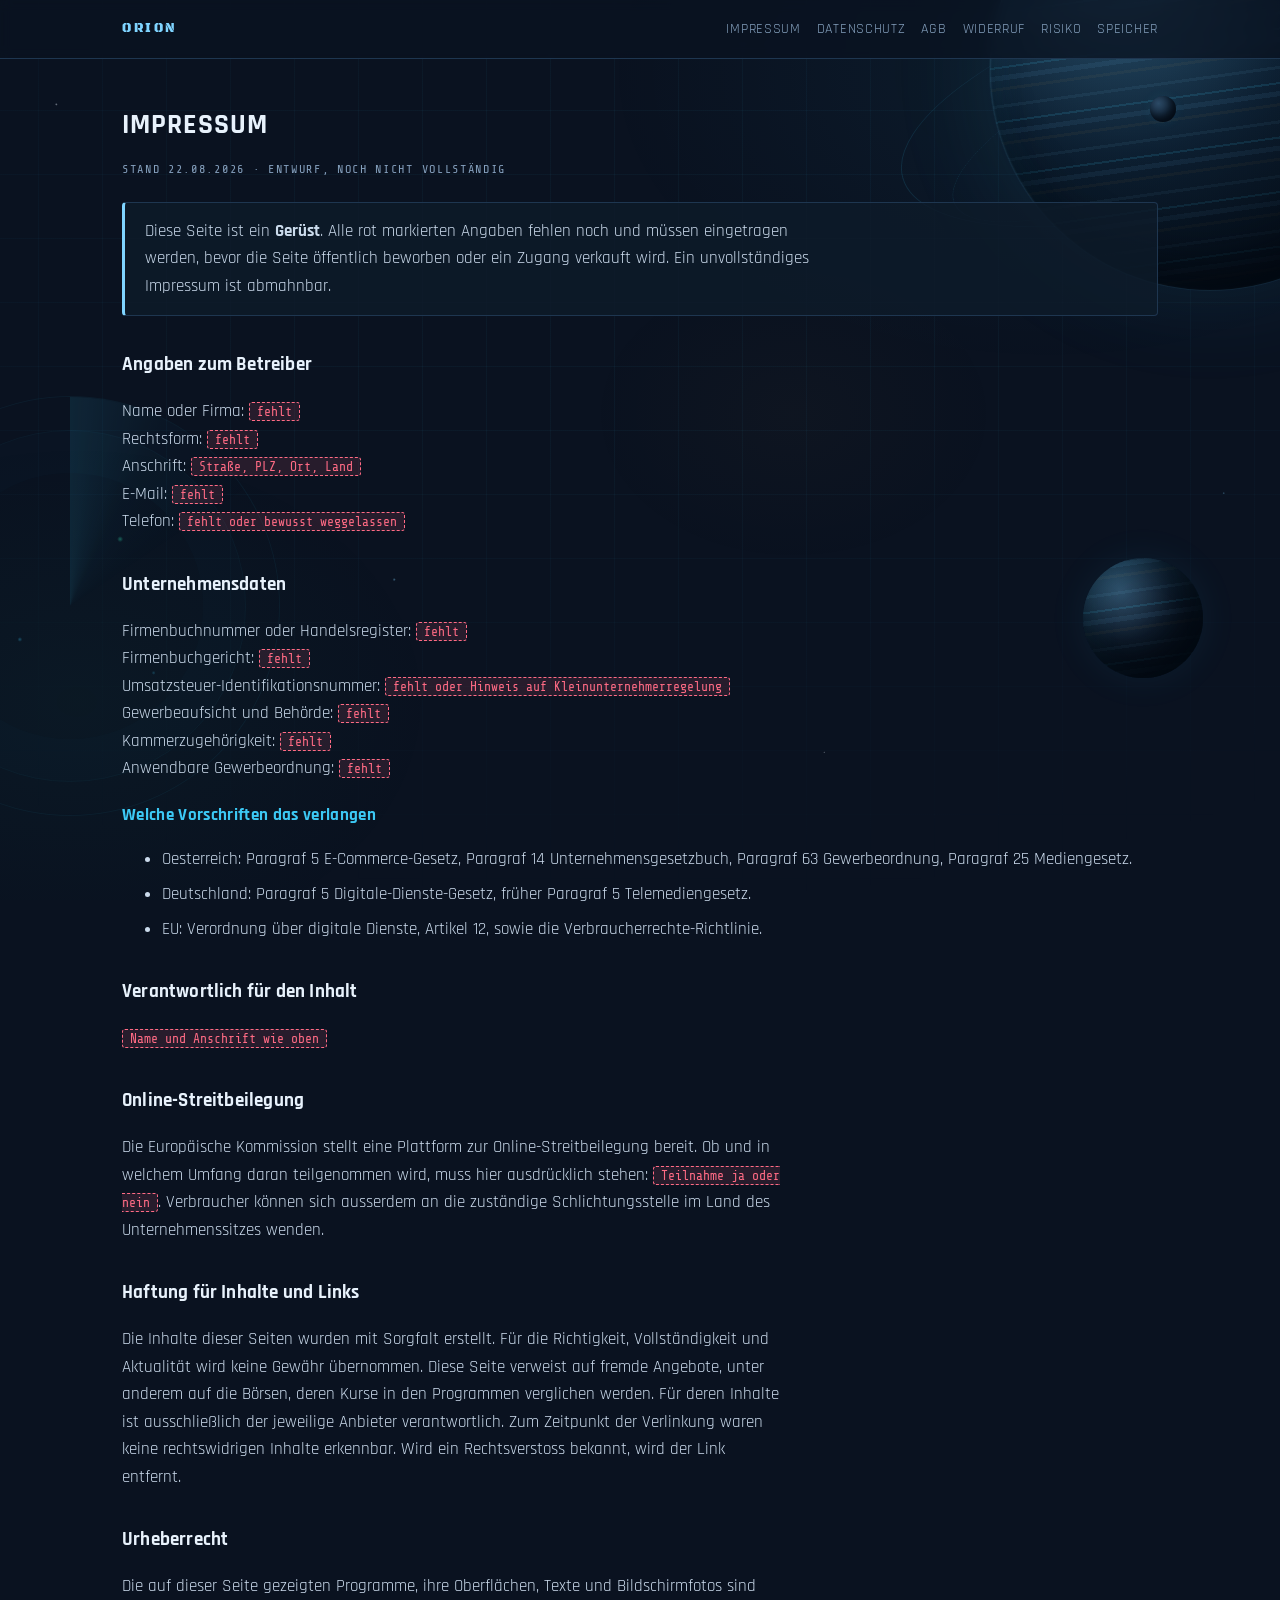
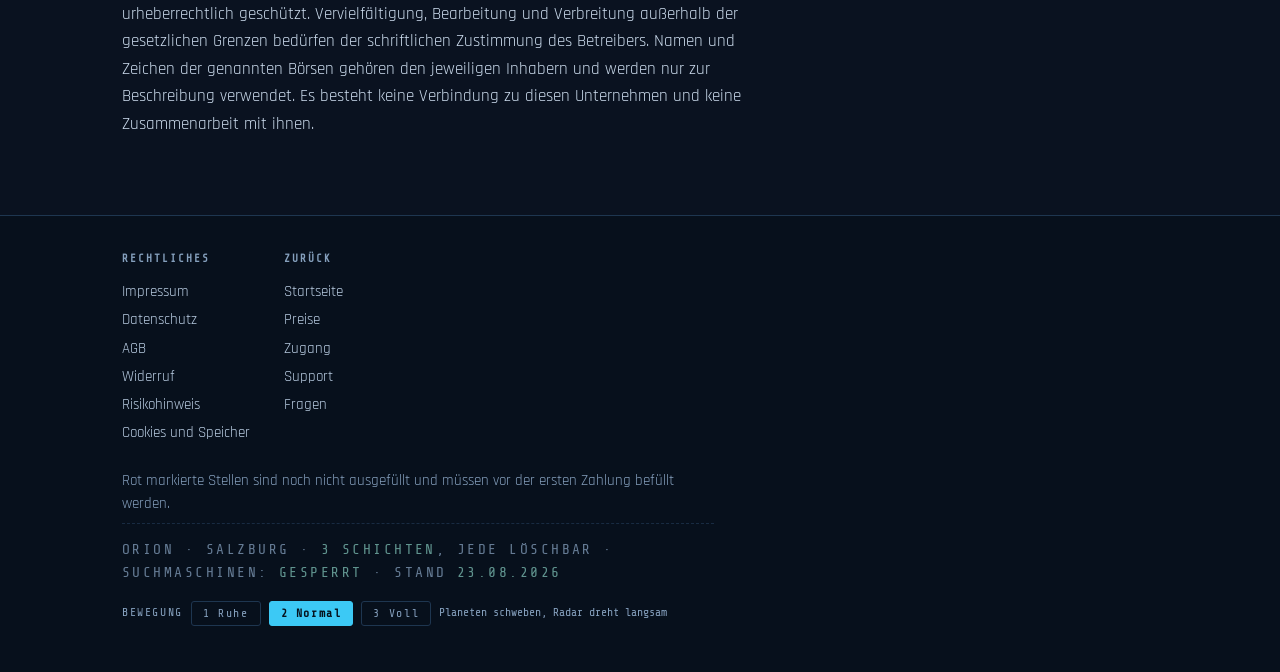
<file: recht/impressum.html>
<!doctype html>
<html lang="de">
<head>
<meta charset="utf-8">
<meta name="viewport" content="width=device-width, initial-scale=1">
<title>Impressum</title>
<meta name="robots" content="noindex, nofollow">
<link rel="icon" type="image/svg+xml" href="../bilder/logo-orion.svg">
<link rel="stylesheet" href="../schrift/schrift.css?v=6">
<link rel="stylesheet" href="../css/front.css?v=6">
<link rel="stylesheet" href="../css/buehne.css?v=6">
<link rel="stylesheet" href="../css/tiefe.css?v=6">
<script src="../js/buehne.js?v=6"></script>
<script src="../js/neigung.js?v=6" defer></script>
</head>
<body>

<!-- Design-Schicht 2, LOESCHBAR: Sternenfeld, Raster, Planeten, Radar.
     Liegt hinter allem, nimmt keine Klicks an, traegt keine Zahl.
     Wer den Block und css/buehne.css entfernt, hat die schlichte Fassung. -->
<div class="buehne" aria-hidden="true">
  <div class="sterne"></div>
  <div class="raster-buehne"></div>
  <div class="orbit orbit-1"></div>
  <div class="orbit orbit-2"></div>
  <div class="planet planet-1"></div>
  <div class="mond"></div>
  <div class="planet planet-2"></div>
  <div class="planet planet-3"></div>
  <div class="radar"></div>
</div>

<div class="leiste">
  <div class="hof">
    <a class="name" href="../index.html">Orion</a>
    <nav>
      <a href="impressum.html">Impressum</a>
      <a href="datenschutz.html">Datenschutz</a>
      <a href="agb.html">AGB</a>
      <a href="widerruf.html">Widerruf</a>
      <a href="risiko.html">Risiko</a>
      <a href="cookies.html">Speicher</a>
    </nav>
  </div>
</div>
<div class="rechtstext">
  <div class="hof">
<h1>Impressum</h1>
<p class="stand">Stand 22.08.2026 &middot; Entwurf, noch nicht vollständig</p>

<div class="hinweis">
  <p>Diese Seite ist ein <b>Gerüst</b>. Alle rot markierten Angaben fehlen noch
    und müssen eingetragen werden, bevor die Seite öffentlich beworben oder
    ein Zugang verkauft wird. Ein unvollständiges Impressum ist abmahnbar.</p>
</div>

<h2>Angaben zum Betreiber</h2>
<p>
  Name oder Firma: <span class="luecke">fehlt</span><br>
  Rechtsform: <span class="luecke">fehlt</span><br>
  Anschrift: <span class="luecke">Straße, PLZ, Ort, Land</span><br>
  E-Mail: <span class="luecke">fehlt</span><br>
  Telefon: <span class="luecke">fehlt oder bewusst weggelassen</span>
</p>

<h2>Unternehmensdaten</h2>
<p>
  Firmenbuchnummer oder Handelsregister: <span class="luecke">fehlt</span><br>
  Firmenbuchgericht: <span class="luecke">fehlt</span><br>
  Umsatzsteuer-Identifikationsnummer: <span class="luecke">fehlt oder Hinweis auf Kleinunternehmerregelung</span><br>
  Gewerbeaufsicht und Behörde: <span class="luecke">fehlt</span><br>
  Kammerzugehörigkeit: <span class="luecke">fehlt</span><br>
  Anwendbare Gewerbeordnung: <span class="luecke">fehlt</span>
</p>

<h3>Welche Vorschriften das verlangen</h3>
<ul>
  <li>Oesterreich: Paragraf 5 E-Commerce-Gesetz, Paragraf 14 Unternehmensgesetzbuch, Paragraf 63 Gewerbeordnung, Paragraf 25 Mediengesetz.</li>
  <li>Deutschland: Paragraf 5 Digitale-Dienste-Gesetz, früher Paragraf 5 Telemediengesetz.</li>
  <li>EU: Verordnung über digitale Dienste, Artikel 12, sowie die Verbraucherrechte-Richtlinie.</li>
</ul>

<h2>Verantwortlich für den Inhalt</h2>
<p><span class="luecke">Name und Anschrift wie oben</span></p>

<h2>Online-Streitbeilegung</h2>
<p>Die Europäische Kommission stellt eine Plattform zur Online-Streitbeilegung
  bereit. Ob und in welchem Umfang daran teilgenommen wird, muss hier
  ausdrücklich stehen: <span class="luecke">Teilnahme ja oder nein</span>.
  Verbraucher können sich ausserdem an die zuständige Schlichtungsstelle im
  Land des Unternehmenssitzes wenden.</p>

<h2>Haftung für Inhalte und Links</h2>
<p>Die Inhalte dieser Seiten wurden mit Sorgfalt erstellt. Für die Richtigkeit,
  Vollständigkeit und Aktualität wird keine Gewähr übernommen. Diese Seite
  verweist auf fremde Angebote, unter anderem auf die Börsen, deren Kurse in
  den Programmen verglichen werden. Für deren Inhalte ist ausschließlich der
  jeweilige Anbieter verantwortlich. Zum Zeitpunkt der Verlinkung waren keine
  rechtswidrigen Inhalte erkennbar. Wird ein Rechtsverstoss bekannt, wird der
  Link entfernt.</p>

<h2>Urheberrecht</h2>
<p>Die auf dieser Seite gezeigten Programme, ihre Oberflächen, Texte und
  Bildschirmfotos sind urheberrechtlich geschützt. Vervielfältigung,
  Bearbeitung und Verbreitung außerhalb der gesetzlichen Grenzen bedürfen der
  schriftlichen Zustimmung des Betreibers. Namen und Zeichen der genannten
  Börsen gehören den jeweiligen Inhabern und werden nur zur Beschreibung
  verwendet. Es besteht keine Verbindung zu diesen Unternehmen und keine
  Zusammenarbeit mit ihnen.</p>
  </div>
</div>
<footer class="fuss">
  <div class="hof">
    <div class="reihen">
      <div class="spalte">
        <h4>Rechtliches</h4>
        <a href="impressum.html">Impressum</a>
        <a href="datenschutz.html">Datenschutz</a>
        <a href="agb.html">AGB</a>
        <a href="widerruf.html">Widerruf</a>
        <a href="risiko.html">Risikohinweis</a>
        <a href="cookies.html">Cookies und Speicher</a>
      </div>
      <div class="spalte">
        <h4>Zurück</h4>
        <a href="../index.html">Startseite</a>
        <a href="../preise.html">Preise</a>
        <a href="../zugang.html">Zugang</a>
        <a href="../support.html">Support</a>
        <a href="../faq.html">Fragen</a>
      </div>
    </div>
    <p>Rot markierte Stellen sind noch nicht ausgefüllt und müssen vor der
      ersten Zahlung befüllt werden.</p>
  </div>
    <div class="hof">
    <p class="fussstatus">Orion &middot; Salzburg &middot; <b>3 Schichten</b>, jede l&ouml;schbar &middot; Suchmaschinen: <b>gesperrt</b> &middot; Stand <b>23.08.2026</b></p>
    <div id="stufenschalter"></div></div>
</footer>
<script src="../js/tiefe.js?v=6"></script>
</body>
</html>
</file>
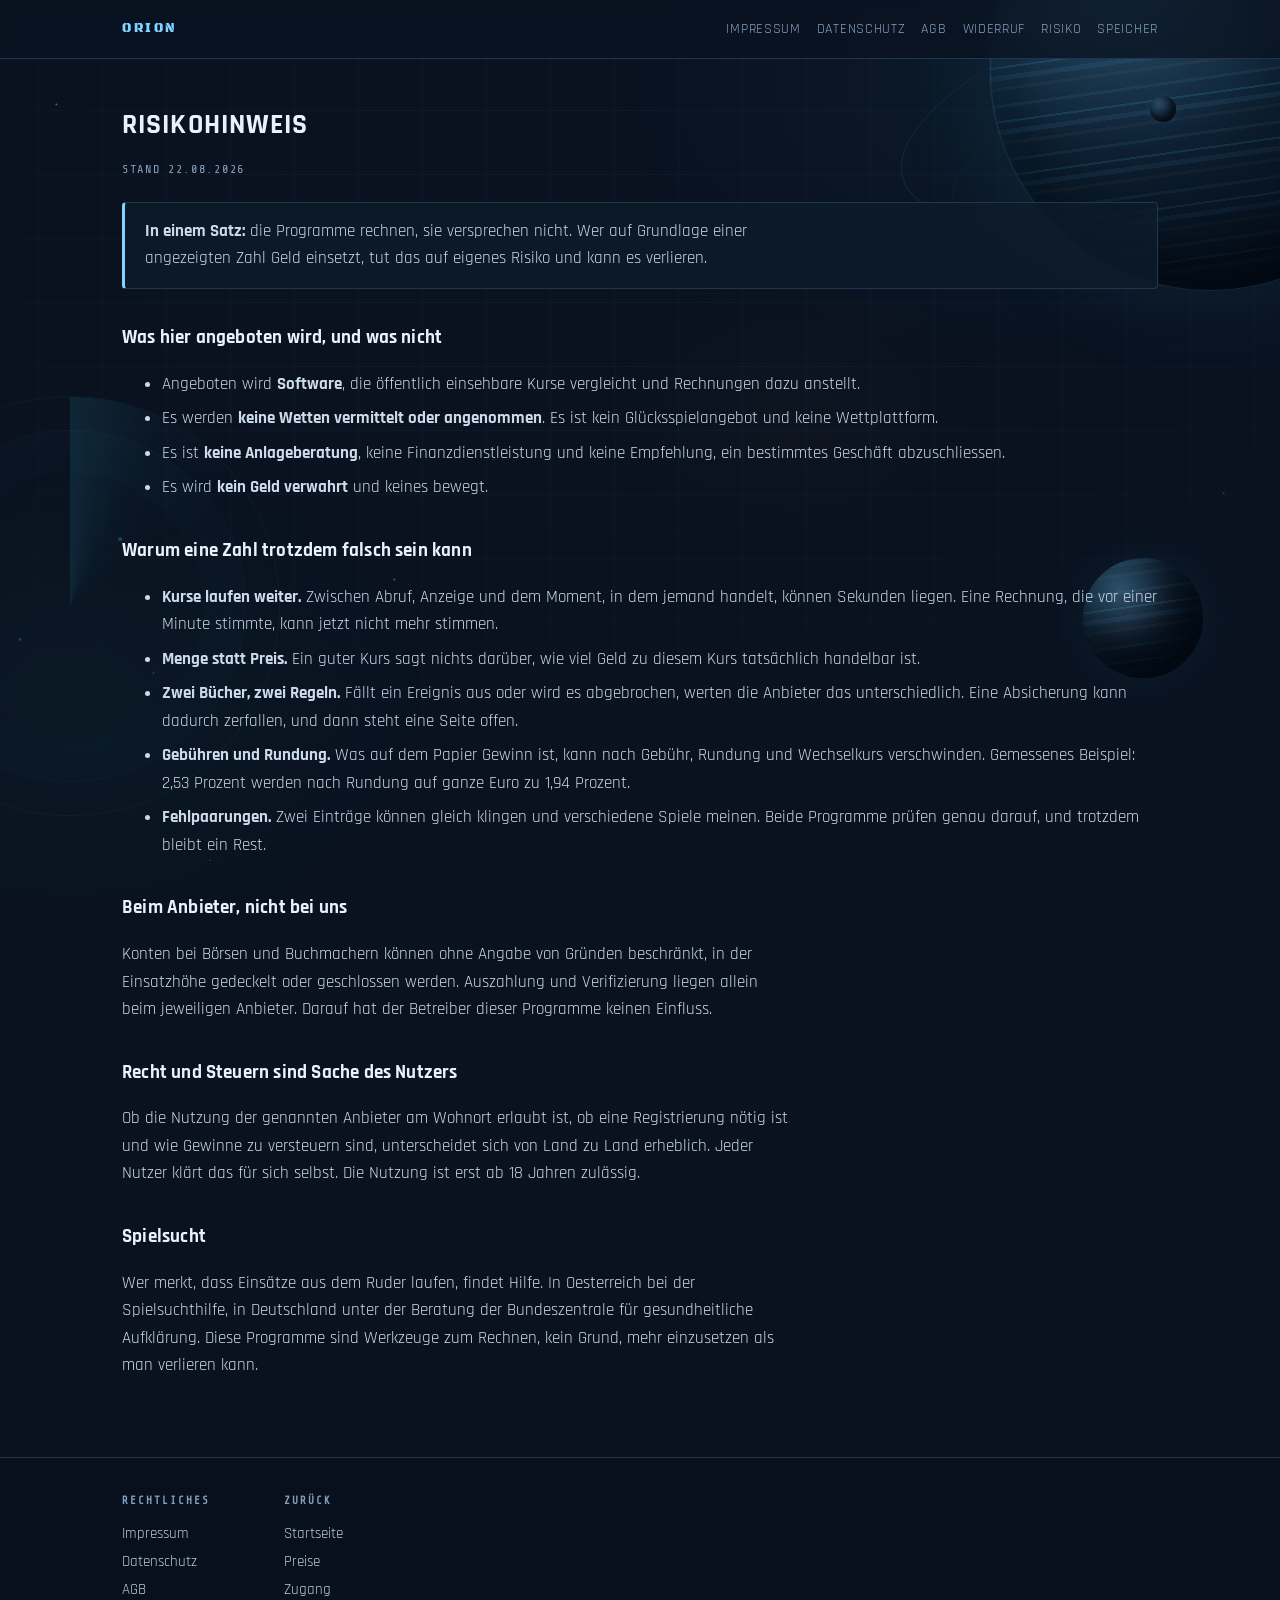
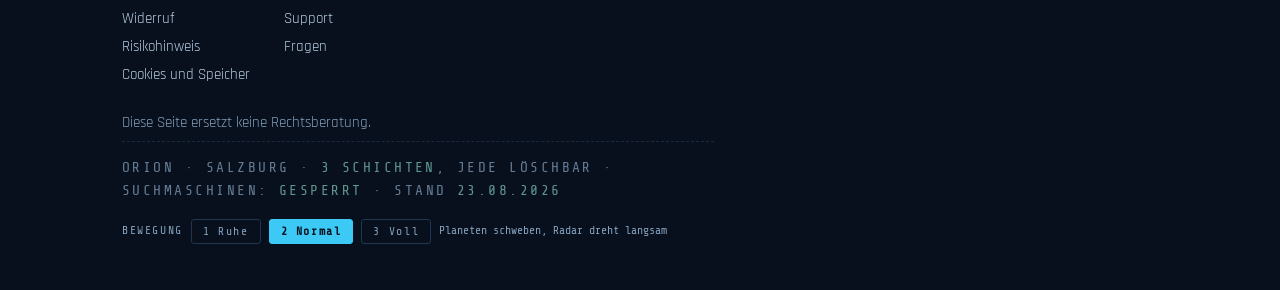
<file: recht/risiko.html>
<!doctype html>
<html lang="de">
<head>
<meta charset="utf-8">
<meta name="viewport" content="width=device-width, initial-scale=1">
<title>Risikohinweis</title>
<meta name="robots" content="noindex, nofollow">
<link rel="icon" type="image/svg+xml" href="../bilder/logo-orion.svg">
<link rel="stylesheet" href="../schrift/schrift.css?v=6">
<link rel="stylesheet" href="../css/front.css?v=6">
<link rel="stylesheet" href="../css/buehne.css?v=6">
<link rel="stylesheet" href="../css/tiefe.css?v=6">
<script src="../js/buehne.js?v=6"></script>
<script src="../js/neigung.js?v=6" defer></script>
</head>
<body>

<!-- Design-Schicht 2, LOESCHBAR: Sternenfeld, Raster, Planeten, Radar.
     Liegt hinter allem, nimmt keine Klicks an, traegt keine Zahl.
     Wer den Block und css/buehne.css entfernt, hat die schlichte Fassung. -->
<div class="buehne" aria-hidden="true">
  <div class="sterne"></div>
  <div class="raster-buehne"></div>
  <div class="orbit orbit-1"></div>
  <div class="orbit orbit-2"></div>
  <div class="planet planet-1"></div>
  <div class="mond"></div>
  <div class="planet planet-2"></div>
  <div class="planet planet-3"></div>
  <div class="radar"></div>
</div>

<div class="leiste">
  <div class="hof">
    <a class="name" href="../index.html">Orion</a>
    <nav>
      <a href="impressum.html">Impressum</a>
      <a href="datenschutz.html">Datenschutz</a>
      <a href="agb.html">AGB</a>
      <a href="widerruf.html">Widerruf</a>
      <a href="risiko.html">Risiko</a>
      <a href="cookies.html">Speicher</a>
    </nav>
  </div>
</div>
<div class="rechtstext">
  <div class="hof">

<h1>Risikohinweis</h1>
<p class="stand">Stand 22.08.2026</p>

<div class="hinweis">
  <p><b>In einem Satz:</b> die Programme rechnen, sie versprechen nicht. Wer auf
    Grundlage einer angezeigten Zahl Geld einsetzt, tut das auf eigenes Risiko
    und kann es verlieren.</p>
</div>

<h2>Was hier angeboten wird, und was nicht</h2>
<ul>
  <li>Angeboten wird <b>Software</b>, die öffentlich einsehbare Kurse
    vergleicht und Rechnungen dazu anstellt.</li>
  <li>Es werden <b>keine Wetten vermittelt oder angenommen</b>. Es ist kein
    Glücksspielangebot und keine Wettplattform.</li>
  <li>Es ist <b>keine Anlageberatung</b>, keine Finanzdienstleistung und keine
    Empfehlung, ein bestimmtes Geschäft abzuschliessen.</li>
  <li>Es wird <b>kein Geld verwahrt</b> und keines bewegt.</li>
</ul>

<h2>Warum eine Zahl trotzdem falsch sein kann</h2>
<ul>
  <li><b>Kurse laufen weiter.</b> Zwischen Abruf, Anzeige und dem Moment, in dem
    jemand handelt, können Sekunden liegen. Eine Rechnung, die vor einer Minute
    stimmte, kann jetzt nicht mehr stimmen.</li>
  <li><b>Menge statt Preis.</b> Ein guter Kurs sagt nichts darüber, wie viel
    Geld zu diesem Kurs tatsächlich handelbar ist.</li>
  <li><b>Zwei Bücher, zwei Regeln.</b> Fällt ein Ereignis aus oder wird es
    abgebrochen, werten die Anbieter das unterschiedlich. Eine Absicherung kann
    dadurch zerfallen, und dann steht eine Seite offen.</li>
  <li><b>Gebühren und Rundung.</b> Was auf dem Papier Gewinn ist, kann nach
    Gebühr, Rundung und Wechselkurs verschwinden. Gemessenes Beispiel: 2,53
    Prozent werden nach Rundung auf ganze Euro zu 1,94 Prozent.</li>
  <li><b>Fehlpaarungen.</b> Zwei Einträge können gleich klingen und
    verschiedene Spiele meinen. Beide Programme prüfen genau darauf, und
    trotzdem bleibt ein Rest.</li>
</ul>

<h2>Beim Anbieter, nicht bei uns</h2>
<p>Konten bei Börsen und Buchmachern können ohne Angabe von Gründen
  beschränkt, in der Einsatzhöhe gedeckelt oder geschlossen werden. Auszahlung
  und Verifizierung liegen allein beim jeweiligen Anbieter. Darauf hat der
  Betreiber dieser Programme keinen Einfluss.</p>

<h2>Recht und Steuern sind Sache des Nutzers</h2>
<p>Ob die Nutzung der genannten Anbieter am Wohnort erlaubt ist, ob eine
  Registrierung nötig ist und wie Gewinne zu versteuern sind, unterscheidet
  sich von Land zu Land erheblich. Jeder Nutzer klärt das für sich selbst.
  Die Nutzung ist erst ab 18 Jahren zulässig.</p>

<h2>Spielsucht</h2>
<p>Wer merkt, dass Einsätze aus dem Ruder laufen, findet Hilfe. In Oesterreich
  bei der Spielsuchthilfe, in Deutschland unter der Beratung der
  Bundeszentrale für gesundheitliche Aufklärung. Diese Programme sind
  Werkzeuge zum Rechnen, kein Grund, mehr einzusetzen als man verlieren kann.</p>

  </div>
</div>
<footer class="fuss">
  <div class="hof">
    <div class="reihen">
      <div class="spalte">
        <h4>Rechtliches</h4>
        <a href="impressum.html">Impressum</a>
        <a href="datenschutz.html">Datenschutz</a>
        <a href="agb.html">AGB</a>
        <a href="widerruf.html">Widerruf</a>
        <a href="risiko.html">Risikohinweis</a>
        <a href="cookies.html">Cookies und Speicher</a>
      </div>
      <div class="spalte">
        <h4>Zurück</h4>
        <a href="../index.html">Startseite</a>
        <a href="../preise.html">Preise</a>
        <a href="../zugang.html">Zugang</a>
        <a href="../support.html">Support</a>
        <a href="../faq.html">Fragen</a>
      </div>
    </div>
    <p>Diese Seite ersetzt keine Rechtsberatung.</p>
  </div>
    <div class="hof">
    <p class="fussstatus">Orion &middot; Salzburg &middot; <b>3 Schichten</b>, jede l&ouml;schbar &middot; Suchmaschinen: <b>gesperrt</b> &middot; Stand <b>23.08.2026</b></p>
    <div id="stufenschalter"></div></div>
</footer>
<script src="../js/tiefe.js?v=6"></script>
</body>
</html>
</file>
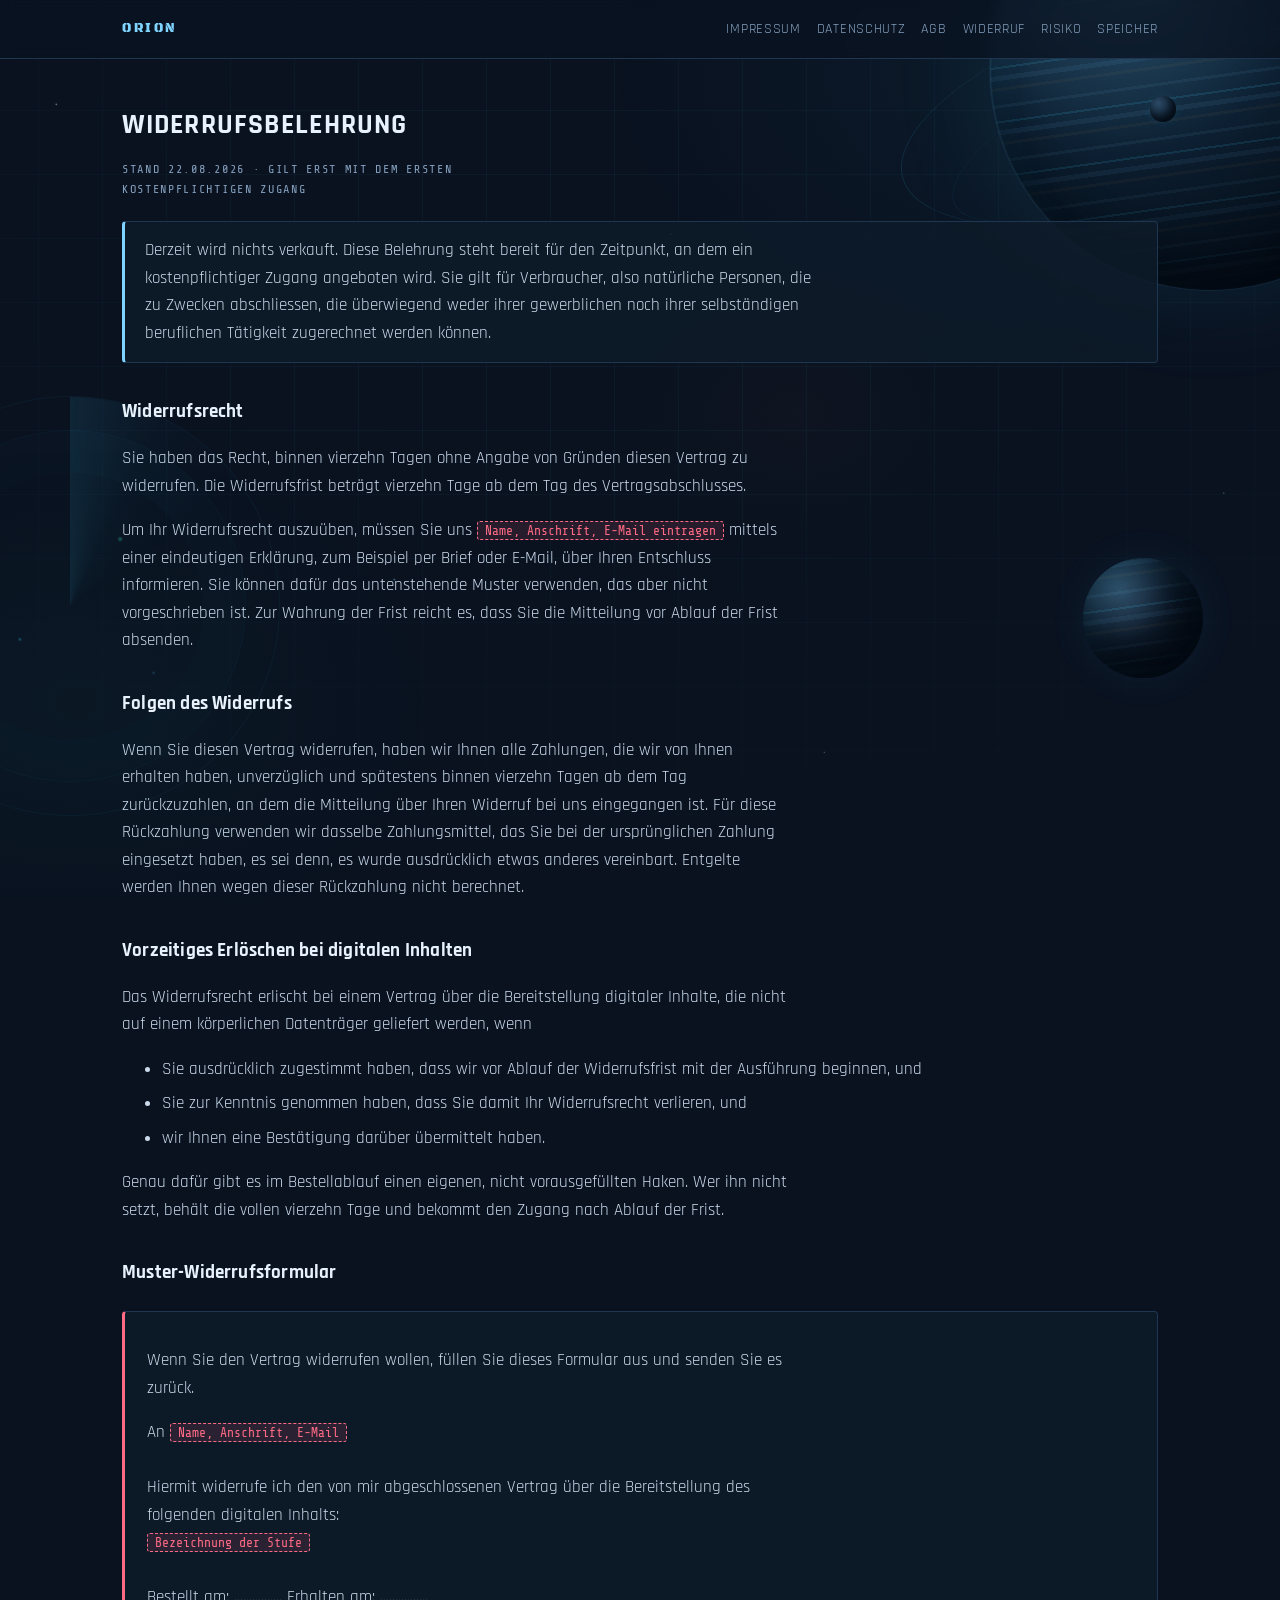
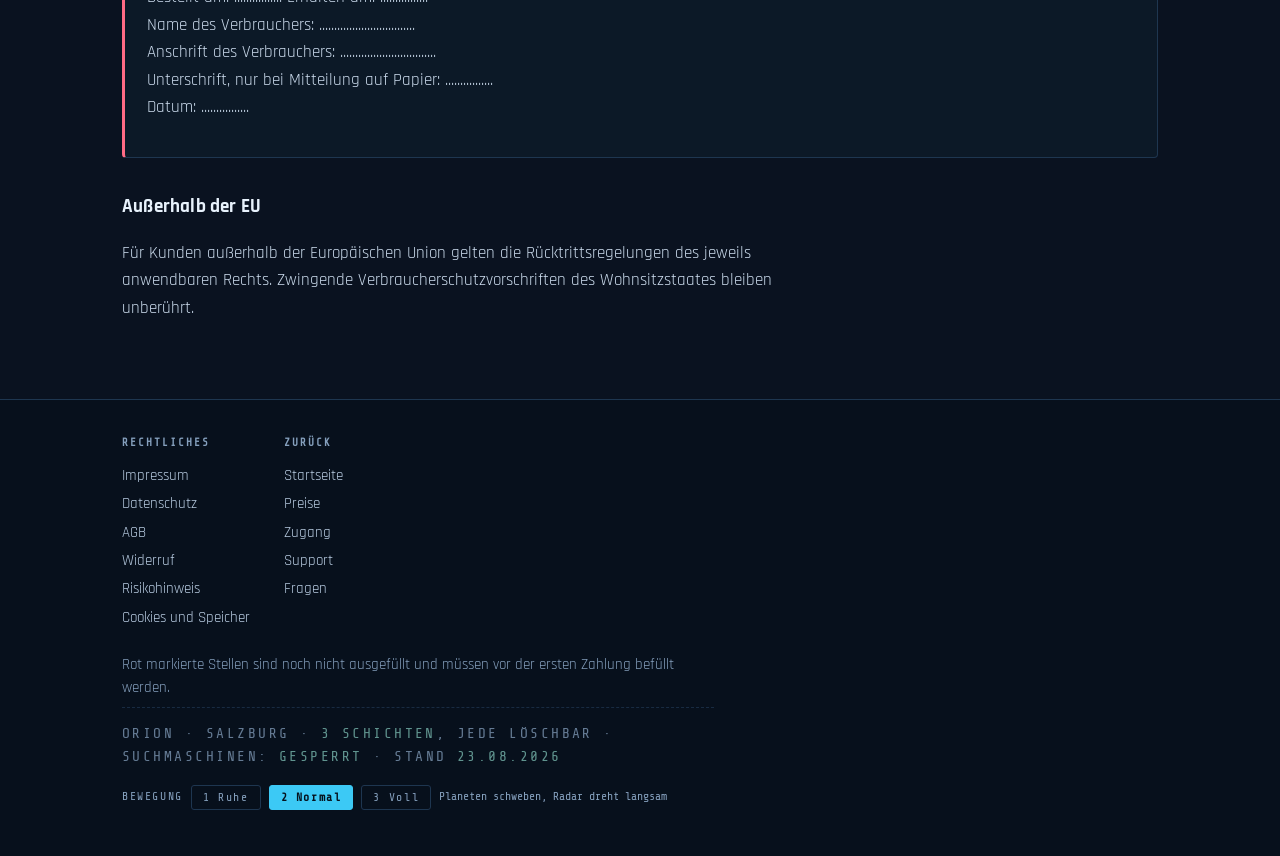
<file: recht/widerruf.html>
<!doctype html>
<html lang="de">
<head>
<meta charset="utf-8">
<meta name="viewport" content="width=device-width, initial-scale=1">
<title>Widerrufsbelehrung</title>
<meta name="robots" content="noindex, nofollow">
<link rel="icon" type="image/svg+xml" href="../bilder/logo-orion.svg">
<link rel="stylesheet" href="../schrift/schrift.css?v=6">
<link rel="stylesheet" href="../css/front.css?v=6">
<link rel="stylesheet" href="../css/buehne.css?v=6">
<link rel="stylesheet" href="../css/tiefe.css?v=6">
<script src="../js/buehne.js?v=6"></script>
<script src="../js/neigung.js?v=6" defer></script>
</head>
<body>

<!-- Design-Schicht 2, LOESCHBAR: Sternenfeld, Raster, Planeten, Radar.
     Liegt hinter allem, nimmt keine Klicks an, traegt keine Zahl.
     Wer den Block und css/buehne.css entfernt, hat die schlichte Fassung. -->
<div class="buehne" aria-hidden="true">
  <div class="sterne"></div>
  <div class="raster-buehne"></div>
  <div class="orbit orbit-1"></div>
  <div class="orbit orbit-2"></div>
  <div class="planet planet-1"></div>
  <div class="mond"></div>
  <div class="planet planet-2"></div>
  <div class="planet planet-3"></div>
  <div class="radar"></div>
</div>

<div class="leiste">
  <div class="hof">
    <a class="name" href="../index.html">Orion</a>
    <nav>
      <a href="impressum.html">Impressum</a>
      <a href="datenschutz.html">Datenschutz</a>
      <a href="agb.html">AGB</a>
      <a href="widerruf.html">Widerruf</a>
      <a href="risiko.html">Risiko</a>
      <a href="cookies.html">Speicher</a>
    </nav>
  </div>
</div>
<div class="rechtstext">
  <div class="hof">

<h1>Widerrufsbelehrung</h1>
<p class="stand">Stand 22.08.2026 &middot; gilt erst mit dem ersten kostenpflichtigen Zugang</p>

<div class="hinweis">
  <p>Derzeit wird nichts verkauft. Diese Belehrung steht bereit für den
    Zeitpunkt, an dem ein kostenpflichtiger Zugang angeboten wird. Sie gilt für
    Verbraucher, also natürliche Personen, die zu Zwecken abschliessen, die
    überwiegend weder ihrer gewerblichen noch ihrer selbständigen beruflichen
    Tätigkeit zugerechnet werden können.</p>
</div>

<h2>Widerrufsrecht</h2>
<p>Sie haben das Recht, binnen vierzehn Tagen ohne Angabe von Gründen diesen
  Vertrag zu widerrufen. Die Widerrufsfrist beträgt vierzehn Tage ab dem Tag
  des Vertragsabschlusses.</p>
<p>Um Ihr Widerrufsrecht auszuüben, müssen Sie uns
  <span class="luecke">Name, Anschrift, E-Mail eintragen</span> mittels einer
  eindeutigen Erklärung, zum Beispiel per Brief oder E-Mail, über Ihren
  Entschluss informieren. Sie können dafür das untenstehende Muster
  verwenden, das aber nicht vorgeschrieben ist. Zur Wahrung der Frist reicht es,
  dass Sie die Mitteilung vor Ablauf der Frist absenden.</p>

<h2>Folgen des Widerrufs</h2>
<p>Wenn Sie diesen Vertrag widerrufen, haben wir Ihnen alle Zahlungen, die wir
  von Ihnen erhalten haben, unverzüglich und spätestens binnen vierzehn Tagen
  ab dem Tag zurückzuzahlen, an dem die Mitteilung über Ihren Widerruf bei uns
  eingegangen ist. Für diese Rückzahlung verwenden wir dasselbe Zahlungsmittel,
  das Sie bei der ursprünglichen Zahlung eingesetzt haben, es sei denn, es wurde
  ausdrücklich etwas anderes vereinbart. Entgelte werden Ihnen wegen dieser
  Rückzahlung nicht berechnet.</p>

<h2>Vorzeitiges Erlöschen bei digitalen Inhalten</h2>
<p>Das Widerrufsrecht erlischt bei einem Vertrag über die Bereitstellung
  digitaler Inhalte, die nicht auf einem körperlichen Datenträger geliefert
  werden, wenn</p>
<ul>
  <li>Sie ausdrücklich zugestimmt haben, dass wir vor Ablauf der Widerrufsfrist
    mit der Ausführung beginnen, und</li>
  <li>Sie zur Kenntnis genommen haben, dass Sie damit Ihr Widerrufsrecht
    verlieren, und</li>
  <li>wir Ihnen eine Bestätigung darüber übermittelt haben.</li>
</ul>
<p>Genau dafür gibt es im Bestellablauf einen eigenen, nicht vorausgefüllten
  Haken. Wer ihn nicht setzt, behält die vollen vierzehn Tage und bekommt den
  Zugang nach Ablauf der Frist.</p>

<h2>Muster-Widerrufsformular</h2>
<div class="klartext">
  <p style="color:#CBDBEC">Wenn Sie den Vertrag widerrufen wollen, füllen Sie
    dieses Formular aus und senden Sie es zurück.</p>
  <p style="color:#CBDBEC">
    An <span class="luecke">Name, Anschrift, E-Mail</span><br><br>
    Hiermit widerrufe ich den von mir abgeschlossenen Vertrag über die
    Bereitstellung des folgenden digitalen Inhalts:<br>
    <span class="luecke">Bezeichnung der Stufe</span><br><br>
    Bestellt am: ................ Erhalten am: ................<br>
    Name des Verbrauchers: ................................<br>
    Anschrift des Verbrauchers: ................................<br>
    Unterschrift, nur bei Mitteilung auf Papier: ................<br>
    Datum: ................
  </p>
</div>

<h2>Außerhalb der EU</h2>
<p>Für Kunden außerhalb der Europäischen Union gelten die
  Rücktrittsregelungen des jeweils anwendbaren Rechts. Zwingende
  Verbraucherschutzvorschriften des Wohnsitzstaates bleiben unberührt.</p>

  </div>
</div>
<footer class="fuss">
  <div class="hof">
    <div class="reihen">
      <div class="spalte">
        <h4>Rechtliches</h4>
        <a href="impressum.html">Impressum</a>
        <a href="datenschutz.html">Datenschutz</a>
        <a href="agb.html">AGB</a>
        <a href="widerruf.html">Widerruf</a>
        <a href="risiko.html">Risikohinweis</a>
        <a href="cookies.html">Cookies und Speicher</a>
      </div>
      <div class="spalte">
        <h4>Zurück</h4>
        <a href="../index.html">Startseite</a>
        <a href="../preise.html">Preise</a>
        <a href="../zugang.html">Zugang</a>
        <a href="../support.html">Support</a>
        <a href="../faq.html">Fragen</a>
      </div>
    </div>
    <p>Rot markierte Stellen sind noch nicht ausgefüllt und müssen vor der
      ersten Zahlung befüllt werden.</p>
  </div>
    <div class="hof">
    <p class="fussstatus">Orion &middot; Salzburg &middot; <b>3 Schichten</b>, jede l&ouml;schbar &middot; Suchmaschinen: <b>gesperrt</b> &middot; Stand <b>23.08.2026</b></p>
    <div id="stufenschalter"></div></div>
</footer>
<script src="../js/tiefe.js?v=6"></script>
</body>
</html>
</file>
<file: schrift/schrift.css>
/* Selbst gehostete Schriften (Google Fonts, OFL-Lizenz): Rajdhani (Fliesstext),
 * Share Tech Mono (Zahlen). Kopiert aus orion-panel-pro/schrift am 22.08.2026,
 * Black Ops One am 23.08.2026 nachgeholt: die Ueberschriften tragen jetzt denselben Stencil wie die Panels.
 * Selbst gehostet heisst: kein Aufruf zu einem fremden Server, keine IP-Adresse
 * des Besuchers wandert zu Google. Das ist der Grund, nicht das Tempo. */
@font-face{font-family: 'Rajdhani';
  font-style: normal;
  font-weight: 400;
  font-display: swap;
  src: url(rajdhani-400-4.woff2) format('woff2');
  unicode-range: U+0900-097F, U+1CD0-1CF9, U+200C-200D, U+20A8, U+20B9, U+20F0, U+25CC, U+A830-A839, U+A8E0-A8FF, U+11B00-11B09;
}
@font-face{font-family: 'Rajdhani';
  font-style: normal;
  font-weight: 400;
  font-display: swap;
  src: url(rajdhani-400-5.woff2) format('woff2');
  unicode-range: U+0100-02BA, U+02BD-02C5, U+02C7-02CC, U+02CE-02D7, U+02DD-02FF, U+0304, U+0308, U+0329, U+1D00-1DBF, U+1E00-1E9F, U+1EF2-1EFF, U+2020, U+20A0-20AB, U+20AD-20C0, U+2113, U+2C60-2C7F, U+A720-A7FF;
}
@font-face{font-family: 'Rajdhani';
  font-style: normal;
  font-weight: 400;
  font-display: swap;
  src: url(rajdhani-400-6.woff2) format('woff2');
  unicode-range: U+0000-00FF, U+0131, U+0152-0153, U+02BB-02BC, U+02C6, U+02DA, U+02DC, U+0304, U+0308, U+0329, U+2000-206F, U+20AC, U+2122, U+2191, U+2193, U+2212, U+2215, U+FEFF, U+FFFD;
}
@font-face{font-family: 'Rajdhani';
  font-style: normal;
  font-weight: 600;
  font-display: swap;
  src: url(rajdhani-600-7.woff2) format('woff2');
  unicode-range: U+0900-097F, U+1CD0-1CF9, U+200C-200D, U+20A8, U+20B9, U+20F0, U+25CC, U+A830-A839, U+A8E0-A8FF, U+11B00-11B09;
}
@font-face{font-family: 'Rajdhani';
  font-style: normal;
  font-weight: 600;
  font-display: swap;
  src: url(rajdhani-600-8.woff2) format('woff2');
  unicode-range: U+0100-02BA, U+02BD-02C5, U+02C7-02CC, U+02CE-02D7, U+02DD-02FF, U+0304, U+0308, U+0329, U+1D00-1DBF, U+1E00-1E9F, U+1EF2-1EFF, U+2020, U+20A0-20AB, U+20AD-20C0, U+2113, U+2C60-2C7F, U+A720-A7FF;
}
@font-face{font-family: 'Rajdhani';
  font-style: normal;
  font-weight: 600;
  font-display: swap;
  src: url(rajdhani-600-9.woff2) format('woff2');
  unicode-range: U+0000-00FF, U+0131, U+0152-0153, U+02BB-02BC, U+02C6, U+02DA, U+02DC, U+0304, U+0308, U+0329, U+2000-206F, U+20AC, U+2122, U+2191, U+2193, U+2212, U+2215, U+FEFF, U+FFFD;
}
@font-face{font-family: 'Rajdhani';
  font-style: normal;
  font-weight: 700;
  font-display: swap;
  src: url(rajdhani-700-10.woff2) format('woff2');
  unicode-range: U+0900-097F, U+1CD0-1CF9, U+200C-200D, U+20A8, U+20B9, U+20F0, U+25CC, U+A830-A839, U+A8E0-A8FF, U+11B00-11B09;
}
@font-face{font-family: 'Rajdhani';
  font-style: normal;
  font-weight: 700;
  font-display: swap;
  src: url(rajdhani-700-11.woff2) format('woff2');
  unicode-range: U+0100-02BA, U+02BD-02C5, U+02C7-02CC, U+02CE-02D7, U+02DD-02FF, U+0304, U+0308, U+0329, U+1D00-1DBF, U+1E00-1E9F, U+1EF2-1EFF, U+2020, U+20A0-20AB, U+20AD-20C0, U+2113, U+2C60-2C7F, U+A720-A7FF;
}
@font-face{font-family: 'Rajdhani';
  font-style: normal;
  font-weight: 700;
  font-display: swap;
  src: url(rajdhani-700-12.woff2) format('woff2');
  unicode-range: U+0000-00FF, U+0131, U+0152-0153, U+02BB-02BC, U+02C6, U+02DA, U+02DC, U+0304, U+0308, U+0329, U+2000-206F, U+20AC, U+2122, U+2191, U+2193, U+2212, U+2215, U+FEFF, U+FFFD;
}
@font-face{font-family: 'Share Tech Mono';
  font-style: normal;
  font-weight: 400;
  font-display: swap;
  src: url(sharetechmono-400-13.woff2) format('woff2');
  unicode-range: U+0000-00FF, U+0131, U+0152-0153, U+02BB-02BC, U+02C6, U+02DA, U+02DC, U+0304, U+0308, U+0329, U+2000-206F, U+20AC, U+2122, U+2191, U+2193, U+2212, U+2215, U+FEFF, U+FFFD;
}
@font-face{font-family: 'Black Ops One';
  font-style: normal;
  font-weight: 400;
  font-display: swap;
  src: url(blackopsone-400-0.woff2) format('woff2');
  unicode-range: U+0460-052F, U+1C80-1C8A, U+20B4, U+2DE0-2DFF, U+A640-A69F, U+FE2E-FE2F;
}
@font-face{font-family: 'Black Ops One';
  font-style: normal;
  font-weight: 400;
  font-display: swap;
  src: url(blackopsone-400-1.woff2) format('woff2');
  unicode-range: U+0102-0103, U+0110-0111, U+0128-0129, U+0168-0169, U+01A0-01A1, U+01AF-01B0, U+0300-0301, U+0303-0304, U+0308-0309, U+0323, U+0329, U+1EA0-1EF9, U+20AB;
}
@font-face{font-family: 'Black Ops One';
  font-style: normal;
  font-weight: 400;
  font-display: swap;
  src: url(blackopsone-400-2.woff2) format('woff2');
  unicode-range: U+0100-02BA, U+02BD-02C5, U+02C7-02CC, U+02CE-02D7, U+02DD-02FF, U+0304, U+0308, U+0329, U+1D00-1DBF, U+1E00-1E9F, U+1EF2-1EFF, U+2020, U+20A0-20AB, U+20AD-20C0, U+2113, U+2C60-2C7F, U+A720-A7FF;
}
@font-face{font-family: 'Black Ops One';
  font-style: normal;
  font-weight: 400;
  font-display: swap;
  src: url(blackopsone-400-3.woff2) format('woff2');
  unicode-range: U+0000-00FF, U+0131, U+0152-0153, U+02BB-02BC, U+02C6, U+02DA, U+02DC, U+0304, U+0308, U+0329, U+2000-206F, U+20AC, U+2122, U+2191, U+2193, U+2212, U+2215, U+FEFF, U+FFFD;
}
</file>
<file: css/front.css>
/* ============================================================================
 * FRONT.CSS, die Design-Schicht der Frontpage.
 * ============================================================================
 *
 * Angelegt 22.08.2026. REINE DESIGN-SCHICHT, VOLLSTAENDIG LOESCHBAR.
 * Wer diese Datei entfernt, hat nackte, aber vollstaendig lesbare Seiten.
 * Kein Text, kein Link, keine Sperre und keine Rechtsangabe haengt an ihr.
 *
 * Die Farbwerte sind KOPIERT aus orion-panel-pro/css/start.css (Stand
 * 20.08.2026), damit Frontpage und Panel gleich aussehen, ohne dass die
 * Frontpage 124 KB Panel-CSS laedt. Preis: wer die Farbwelt aendert, aendert
 * sie an zwei Stellen. Das steht hier, damit niemand es suchen muss.
 *
 * KEINE ANIMATION ausser Hover. Vorgabe bleibt: schlicht.
 */

:root{
  --grund:      #0A1220;
  --karte:      #0E1B2A;
  --karte-2:    #14243A;
  --rand:       #1E3650;
  --text:       #E8F2FC;
  --text-leise: #85A0BD;
  --gold:       #7FD4FF;
  --sonar:      #3CC9F5;
  --gruen:      #2FD3A7;
  --tuerkis:    #7FC2B6;
  --rot:        #FF6B85;
  --breite:     1080px;
}

*{ box-sizing:border-box; }
html,body{ margin:0; padding:0; }

body{
  background:var(--grund);
  color:var(--text);
  font-family:'Rajdhani', system-ui, -apple-system, Segoe UI, sans-serif;
  font-size:17px;
  line-height:1.62;
  -webkit-font-smoothing:antialiased;
}

.hof{ max-width:var(--breite); margin:0 auto; padding:0 22px; }

a{ color:var(--sonar); }

/* ------------------------------------------------------------- NAVIGATION -- */

.leiste{
  border-bottom:1px solid var(--rand);
  background:rgba(10,18,32,.92);
  position:sticky; top:0; z-index:50;
  backdrop-filter:blur(6px);
}
.leiste .hof{ display:flex; align-items:center; gap:18px; height:58px; }
.leiste .name{
  font-family:'Share Tech Mono', ui-monospace, monospace;
  letter-spacing:.2em; text-transform:uppercase; font-size:13px;
  color:var(--gold); text-decoration:none; white-space:nowrap;
}
.leiste nav{ margin-left:auto; display:flex; gap:16px; flex-wrap:wrap; }
.leiste nav a{
  color:var(--text-leise); text-decoration:none; font-size:14px;
  letter-spacing:.05em; text-transform:uppercase;
}
.leiste nav a:hover{ color:var(--text); }

/* -------------------------------------------------------------------- KOPF -- */

.kopf{
  border-bottom:1px solid var(--rand);
  background:linear-gradient(180deg, #0C1626 0%, var(--grund) 100%);
  padding:64px 0 48px;
}
.marke{ display:flex; align-items:center; gap:18px; margin-bottom:26px; }
.marke svg{ width:62px; height:62px; flex:0 0 62px; }
.marke h1{
  font-size:36px; letter-spacing:.055em; margin:0; font-weight:700;
  text-transform:uppercase;
}
.marke .unter{
  display:block; font-family:'Share Tech Mono', ui-monospace, monospace;
  font-size:12.5px; letter-spacing:.19em; color:var(--sonar);
  text-transform:uppercase; margin-top:3px; font-weight:400;
}
.aufschlag{ font-size:20.5px; line-height:1.55; max-width:70ch; margin:0 0 22px; }
.aufschlag b{ color:var(--gold); font-weight:600; }

.merkzeile{ display:flex; flex-wrap:wrap; gap:9px; margin-top:26px; }
.merk{
  font-family:'Share Tech Mono', ui-monospace, monospace;
  font-size:12px; letter-spacing:.09em; text-transform:uppercase;
  color:var(--text-leise);
  border:1px solid var(--rand); border-radius:3px;
  padding:6px 11px; background:rgba(20,36,58,.5);
}
.merk b{ color:var(--text); }

/* ---------------------------------------------------------------- ABSCHNITT -- */

section{ padding:56px 0; border-bottom:1px solid rgba(30,54,80,.55); }
section:last-of-type{ border-bottom:0; }

h2{
  font-size:26px; letter-spacing:.045em; text-transform:uppercase;
  margin:0 0 6px; font-weight:700;
}
h3{ font-size:18.5px; margin:0 0 7px; letter-spacing:.02em; }
.satz{ color:var(--sonar); margin:0 0 26px; font-size:16px; }
p{ max-width:74ch; }
.leise{ color:var(--text-leise); }

/* ------------------------------------------------------------- ZWEI SAEULEN -- */

.saeulen{ display:grid; grid-template-columns:1fr 1fr; gap:18px; margin-top:8px; }
.saeule{
  border:1px solid var(--rand); border-radius:5px; background:var(--karte);
  padding:22px 22px 24px;
}
.saeule .rolle{
  font-family:'Share Tech Mono', ui-monospace, monospace; font-size:11.5px;
  letter-spacing:.18em; text-transform:uppercase; color:var(--text-leise);
}
.saeule.sucht{ border-top:3px solid var(--sonar); }
.saeule.prueft{ border-top:3px solid var(--gruen); }
.saeule.sucht .rolle{ color:var(--sonar); }
.saeule.prueft .rolle{ color:var(--gruen); }
.saeule p{ margin:8px 0 0; }

/* -------------------------------------------------------------- BILDER-SPOT -- */

.spot{ margin:30px 0 0; }
.rahmen{
  border:1px solid var(--rand); border-radius:5px; overflow:hidden;
  background:var(--karte); box-shadow:0 10px 34px rgba(0,0,0,.45);
}
.rahmen .balken{
  display:flex; align-items:center; gap:7px;
  padding:8px 12px; border-bottom:1px solid var(--rand);
  background:var(--karte-2);
  font-family:'Share Tech Mono', ui-monospace, monospace;
  font-size:11px; letter-spacing:.15em; text-transform:uppercase;
  color:var(--text-leise);
}
.rahmen .punkt{ width:8px; height:8px; border-radius:50%; background:var(--rand); }
.rahmen .punkt.an{ background:var(--gruen); }
.rahmen img{ display:block; width:100%; height:auto; }
.bildtext{
  margin:9px 0 0; font-size:15px; color:var(--text-leise); max-width:74ch;
}
.bildtext b{ color:var(--text); font-weight:600; }

/* Zwei Bilder nebeneinander */
.doppel{ display:grid; grid-template-columns:1fr 1fr; gap:18px; margin-top:26px; }
.doppel .bildtext{ font-size:14.5px; }

/* ------------------------------------------------------------------ RASTER -- */

.raster{ display:grid; grid-template-columns:repeat(3,1fr); gap:16px; margin-top:24px; }
.feld{
  border:1px solid var(--rand); border-radius:4px; background:var(--karte);
  padding:17px 18px 19px;
}
.feld .kennung{
  font-family:'Share Tech Mono', ui-monospace, monospace; font-size:10.5px;
  letter-spacing:.16em; color:var(--tuerkis); display:block; margin-bottom:8px;
}
.feld p{ margin:0; font-size:15.5px; color:var(--text-leise); }
.feld p b{ color:var(--text); font-weight:600; }

/* ------------------------------------------------------------------- KETTE -- */

.kette{ list-style:none; counter-reset:k; padding:0; margin:24px 0 0; }
.kette li{
  counter-increment:k; position:relative; padding:0 0 20px 52px;
  border-left:1px solid var(--rand); margin-left:16px;
}
.kette li:last-child{ border-left-color:transparent; padding-bottom:0; }
.kette li::before{
  content:counter(k,decimal-leading-zero);
  position:absolute; left:-17px; top:-2px;
  width:34px; height:34px; border-radius:50%;
  background:var(--karte-2); border:1px solid var(--rand);
  color:var(--sonar); font-family:'Share Tech Mono', ui-monospace, monospace;
  font-size:12px; display:flex; align-items:center; justify-content:center;
}
/* Nur die UEBERSCHRIFT der Stufe steht auf eigener Zeile. Fettes im
 * Fließtext darunter muss im Satz bleiben, sonst zerreisst es den Satz. */
.kette > li > b{ display:block; font-size:17px; letter-spacing:.02em; }
.kette span b{ display:inline; font-size:inherit; }
.kette span{ display:block; color:var(--text-leise); font-size:15.5px; max-width:74ch; }

/* ---------------------------------------------------------------- KLARTEXT -- */

.klartext{
  border:1px solid var(--rand); border-left:3px solid var(--rot);
  border-radius:4px; background:var(--karte); padding:18px 22px; margin-top:22px;
}
.klartext ul{ margin:0; padding-left:20px; }
.klartext li{ margin:0 0 11px; color:var(--text-leise); }
.klartext li:last-child{ margin-bottom:0; }
.klartext b{ color:var(--text); }

/* ------------------------------------------------------------------ KNOEPFE -- */

.zugang{ display:flex; flex-wrap:wrap; gap:12px; margin-top:24px; }
.tor{
  display:inline-block; text-decoration:none;
  font-family:'Share Tech Mono', ui-monospace, monospace;
  font-size:13px; letter-spacing:.14em; text-transform:uppercase;
  padding:13px 22px; border-radius:4px;
  background:var(--sonar); color:#06121D; border:1px solid var(--sonar);
  font-weight:700;
}
.tor:hover{ background:var(--gold); border-color:var(--gold); }
.tor.leise{ background:transparent; color:var(--text-leise); border-color:var(--rand); }
.tor.leise:hover{ color:var(--text); border-color:var(--sonar); background:rgba(60,201,245,.07); }
.tor.gruen{ background:var(--gruen); border-color:var(--gruen); color:#06121D; }
.tor.gruen:hover{ background:#4FE3BC; border-color:#4FE3BC; }

/* ------------------------------------------------------------------- PREISE -- */

.pakete{ display:grid; grid-template-columns:repeat(3,1fr); gap:16px; margin-top:26px; }
.paket{
  border:1px solid var(--rand); border-radius:5px; background:var(--karte);
  padding:22px; display:flex; flex-direction:column;
}
.paket.hervor{ border-color:var(--sonar); box-shadow:0 0 0 1px rgba(60,201,245,.25); }
.paket .stufe{
  font-family:'Share Tech Mono', ui-monospace, monospace; font-size:11px;
  letter-spacing:.18em; text-transform:uppercase; color:var(--tuerkis);
}
.paket .preis{ font-size:38px; font-weight:700; letter-spacing:.02em; margin:10px 0 0; }
.paket .preis small{ font-size:14px; color:var(--text-leise); font-weight:400; }
.paket .ust{ font-size:13px; color:var(--text-leise); margin:2px 0 16px; }
.paket ul{ list-style:none; padding:0; margin:0 0 20px; }
.paket li{ font-size:15.5px; color:var(--text-leise); padding:5px 0 5px 20px; position:relative; }
.paket li::before{ content:"+"; position:absolute; left:0; color:var(--gruen); }
.paket li.nein::before{ content:"-"; color:var(--rot); }
.paket .tor{ margin-top:auto; text-align:center; }

/* --------------------------------------------------------------- SPERRE/TOR -- */

.tafel{
  max-width:520px; margin:0 auto; border:1px solid var(--rand); border-radius:6px;
  background:var(--karte); padding:30px 28px;
}
.tafel h2{ font-size:21px; }
.tafel input{
  width:100%; padding:13px 14px; margin:14px 0 10px;
  background:#08111D; border:1px solid var(--rand); border-radius:4px;
  color:var(--text); font-family:'Share Tech Mono', ui-monospace, monospace;
  font-size:16px; letter-spacing:.12em; text-transform:uppercase;
}
.tafel input:focus{ outline:none; border-color:var(--sonar); }
.tafel button{
  width:100%; padding:13px; border-radius:4px; cursor:pointer;
  background:var(--sonar); color:#06121D; border:0; font-weight:700;
  font-family:'Share Tech Mono', ui-monospace, monospace;
  font-size:13px; letter-spacing:.14em; text-transform:uppercase;
}
.tafel button:hover{ background:var(--gold); }
.meldung{ min-height:22px; margin:12px 0 0; font-size:15px; }
.meldung.fehler{ color:var(--rot); }
.meldung.gut{ color:var(--gruen); }

/* ------------------------------------------------------------------ RECHTS -- */

.rechtstext{ padding:44px 0 60px; }
.rechtstext h1{ font-size:28px; text-transform:uppercase; letter-spacing:.04em; margin:0 0 4px; }
.rechtstext h2{ font-size:19px; margin:34px 0 8px; text-transform:none; letter-spacing:.01em; }
.rechtstext h3{ font-size:16.5px; margin:20px 0 6px; color:var(--sonar); }
.rechtstext p, .rechtstext li{ color:#CBDBEC; }
.rechtstext li{ margin-bottom:7px; }
.rechtstext .stand{
  font-family:'Share Tech Mono', ui-monospace, monospace; font-size:12px;
  letter-spacing:.14em; text-transform:uppercase; color:var(--text-leise);
}
.luecke{
  background:rgba(255,107,133,.12); border:1px dashed var(--rot);
  border-radius:3px; padding:1px 7px; color:var(--rot);
  font-family:'Share Tech Mono', ui-monospace, monospace; font-size:13px;
}
.hinweis{
  border:1px solid var(--rand); border-left:3px solid var(--gold);
  background:var(--karte); border-radius:4px; padding:15px 20px; margin:22px 0;
}
.hinweis p{ margin:0; }

/* -------------------------------------------------------------------- FUSS -- */

.fuss{ border-top:1px solid var(--rand); padding:34px 0 46px; background:#08111D; }
.fuss .reihen{ display:flex; flex-wrap:wrap; gap:34px; margin-bottom:22px; }
.fuss .spalte h4{
  font-family:'Share Tech Mono', ui-monospace, monospace; font-size:11px;
  letter-spacing:.18em; text-transform:uppercase; color:var(--text-leise);
  margin:0 0 10px;
}
.fuss .spalte a{ display:block; color:#B9CDE2; text-decoration:none; font-size:15px; padding:2px 0; }
.fuss .spalte a:hover{ color:var(--sonar); }
.fuss p{ color:var(--text-leise); font-size:14.5px; margin:6px 0; }
.fuss code{
  font-family:'Share Tech Mono', ui-monospace, monospace; font-size:13px;
  color:var(--tuerkis);
}

/* ------------------------------------------------------------------ SCHMAL -- */

@media (max-width: 900px){
  .saeulen, .doppel, .raster, .pakete{ grid-template-columns:1fr; }
  .marke h1{ font-size:27px; }
  .aufschlag{ font-size:18px; }
  section{ padding:42px 0; }
  .leiste nav{ gap:12px; }
  .leiste nav a{ font-size:13px; }
}
@media (max-width: 640px){
  .leiste .hof{ height:auto; padding-top:10px; padding-bottom:10px; flex-wrap:wrap; }
  .leiste nav{ margin-left:0; width:100%; }
}

/* ------------------------------------------------------- ABGESCHALTETE TEILE --
 * Ein Knopf, der nicht funktioniert, muss auch so aussehen. Sonst haelt ihn
 * jemand fuer kaputt statt fuer bewusst abgeschaltet.
 */

.tor[disabled], button[disabled]{
  background:transparent; color:var(--text-leise);
  border:1px dashed var(--rand); cursor:not-allowed;
}
.tor[disabled]:hover, button[disabled]:hover{
  background:transparent; color:var(--text-leise); border-color:var(--rand);
}

/* Ankreuzfelder duerfen die Breitenregel der Eingabefelder nicht erben,
 * sonst werden sie bildschirmbreit. */
.tafel input[type="checkbox"], .tafel input[type="radio"]{
  width:auto; margin:0 8px 0 0; vertical-align:middle;
}
.tafel label{ display:inline; color:var(--text-leise); font-size:15.5px; }

/* ============================================================================
 * FEINSCHLIFF, 23.08.2026. Immer noch Design-Schicht 1, immer noch loeschbar.
 * Alles hier ist Detailarbeit: Schriftfamilie der Ueberschriften, Eckschnitte,
 * Fokus, Auswahl, Rollbalken, kleine Zeichen an Karten und Knoepfen.
 * ========================================================================== */

/* ------------------------------------------------------ SCHRIFT-HIERARCHIE -- */
/* Die Ueberschriften tragen denselben Stencil wie die Panels (Black Ops One).
 * Bewusst NICHT im Rechtstext: Paragrafen in Stencil waeren Theater. */

h1, h2, .leiste .name{
  font-family:'Black Ops One', 'Rajdhani', system-ui, sans-serif;
  font-weight:400;
}
h1{ letter-spacing:.06em; }
h2{ font-size:23px; letter-spacing:.07em; }
.rechtstext h1, .rechtstext h2, .tafel h2{
  font-family:'Rajdhani', system-ui, sans-serif; font-weight:700;
}
h1, h2, .satz{ text-wrap:balance; }
p{ hyphens:auto; }

/* Der Merkstrich unter jeder Abschnitts-Ueberschrift. */
main h2::after{
  content:''; display:block; width:46px; height:3px; margin-top:9px;
  background:linear-gradient(90deg, var(--sonar), transparent);
}
.rechtstext h2::after, .tafel h2::after{ display:none; }

/* Mono-Zahlen stehen uebereinander, nicht im Flattersatz. */
.merk, .plakette, .kennung, code, .quelle{ font-variant-numeric:tabular-nums; }

/* ----------------------------------------------------------- GRUNDDETAILS -- */

::selection{ background:var(--sonar); color:#06121D; }

:focus-visible{ outline:2px solid var(--sonar); outline-offset:3px; border-radius:2px; }

html{ scrollbar-color:var(--rand) var(--grund); }
::-webkit-scrollbar{ width:11px; }
::-webkit-scrollbar-track{ background:var(--grund); }
::-webkit-scrollbar-thumb{
  background:var(--karte-2); border:2px solid var(--grund); border-radius:6px;
}
::-webkit-scrollbar-thumb:hover{ background:var(--rand); }

code{
  font-family:'Share Tech Mono', ui-monospace, monospace; font-size:.86em;
  color:var(--tuerkis); background:rgba(20,36,58,.6);
  border:1px solid var(--rand); border-radius:3px; padding:1px 6px;
}

a{ text-underline-offset:3px; text-decoration-thickness:1px; }
a:hover{ color:var(--gold); }

/* --------------------------------------------------------------- KNOEPFE -- */
/* Eckschnitt wie im Panel, und ein Lichtstreifen, der beim Zeigen einmal
 * durchlaeuft. Nur transform, und wer Ruhe will, bekommt keinen Streifen. */

.tor{
  position:relative; overflow:hidden;
  clip-path:polygon(9px 0, 100% 0, 100% calc(100% - 9px),
                    calc(100% - 9px) 100%, 0 100%, 0 9px);
  border-radius:0;
}
.tor::after{
  content:''; position:absolute; top:0; bottom:0; width:38%;
  left:0; transform:translateX(-160%) skewX(-18deg);
  background:linear-gradient(90deg, transparent, rgba(255,255,255,.34), transparent);
  transition:transform .55s ease; pointer-events:none;
}
.tor:hover::after{ transform:translateX(320%) skewX(-18deg); }
.tor[disabled]{ clip-path:none; }
.tor[disabled]::after{ display:none; }

/* ------------------------------------------------------------------ KARTEN -- */
/* Jedes Feld bekommt eine stille Eckmarke, die beim Zeigen Farbe annimmt,
 * und hebt sich zwei Millimeter. */

.feld, .messfeld, .saeule{ position:relative; }
.feld::after{
  content:''; position:absolute; right:-1px; bottom:-1px;
  width:14px; height:14px; pointer-events:none;
  border-right:2px solid var(--rand); border-bottom:2px solid var(--rand);
  transition:border-color .3s ease;
}
.feld{ transition:transform .3s ease, border-color .3s ease; }
.feld:hover{ transform:translateY(-3px); border-color:rgba(60,201,245,.55); }
.feld:hover::after{ border-color:var(--sonar); }

.merk{ position:relative; padding-left:22px; }
.merk::before{
  content:''; position:absolute; left:9px; top:50%;
  width:5px; height:5px; transform:translateY(-50%) rotate(45deg);
  background:var(--tuerkis); opacity:.8;
}

/* ---------------------------------------------------------- BILD-RAHMEN -- */
/* Die Statuszeile ueber jedem Bildschirmfoto bekommt rechts eine Kennung,
 * und der Rahmen antwortet auf den Zeiger. */

.rahmen{ transition:border-color .3s ease, box-shadow .3s ease; }
.rahmen:hover{
  border-color:rgba(60,201,245,.5);
  box-shadow:0 10px 34px rgba(0,0,0,.45), 0 0 24px rgba(60,201,245,.07);
}
.rahmen .balken::after{
  content:'AUFNAHME 22.08.2026'; margin-left:auto;
  letter-spacing:.14em; opacity:.65;
}

/* --------------------------------------------------------- FUSS-STATUSZEILE -- */

.fussstatus{
  font-family:'Share Tech Mono', ui-monospace, monospace;
  font-size:10.5px; letter-spacing:.17em; text-transform:uppercase;
  color:var(--text-leise); opacity:.75;
  border-top:1px dashed var(--rand); padding-top:14px; margin-top:18px;
}
.fussstatus b{ color:var(--tuerkis); font-weight:400; }

/* ------------------------------------------------------------------- RUHE -- */

@media (prefers-reduced-motion: reduce){
  .tor::after{ display:none; }
  .feld, .rahmen{ transition:none; }
  .feld:hover{ transform:none; }
}

/* ============================================================================
 * DAS ZEICHENSYSTEM DER KNOEPFE, 23.08.2026. Design-Schicht 1, loeschbar.
 * ============================================================================
 *
 * Jeder Knopf traegt links ein Zeichen, das sagt, WOHIN er fuehrt, nicht nur
 * was draufsteht. Die Zuordnung laeuft ueber das Ziel (href), NICHT ueber
 * neue Klassen im HTML: kein einziger Knopf wurde dafuer angefasst, und wer
 * diese Datei loescht, hat dieselben Knoepfe ohne Zeichen.
 *
 * Technik: die Zeichen sind kleine SVG-Masken (data:-Adressen, nichts wird
 * nachgeladen). Eine Maske nimmt die aktuelle Textfarbe an, deshalb passt
 * dasselbe Zeichen auf helle und dunkle Knoepfe, ohne zwei Fassungen.
 *
 * Die Familie: Linienstaerke 2.2, rund gekappt, 24er-Raster. Wer ein Zeichen
 * ergaenzt, haelt sich daran, sonst faellt es aus der Reihe.
 */

:root{
  --ik-pfeil:      url("data:image/svg+xml,%3Csvg xmlns='http://www.w3.org/2000/svg' viewBox='0 0 24 24' fill='none' stroke='black' stroke-width='2.2' stroke-linecap='round' stroke-linejoin='round'%3E%3Cpath d='M4 12h14M12 6l6 6-6 6'/%3E%3C/svg%3E");
  --ik-schluessel: url("data:image/svg+xml,%3Csvg xmlns='http://www.w3.org/2000/svg' viewBox='0 0 24 24' fill='none' stroke='black' stroke-width='2.2' stroke-linecap='round' stroke-linejoin='round'%3E%3Ccircle cx='7.5' cy='15.5' r='4'/%3E%3Cpath d='M10.5 12.5L20 3M15.5 4.5l3 3M12.5 7.5l2.5 2.5'/%3E%3C/svg%3E");
  --ik-liste:      url("data:image/svg+xml,%3Csvg xmlns='http://www.w3.org/2000/svg' viewBox='0 0 24 24' fill='none' stroke='black' stroke-width='2.2' stroke-linecap='round'%3E%3Cpath d='M5 6h14M5 12h14M5 18h9'/%3E%3C/svg%3E");
  --ik-funk:       url("data:image/svg+xml,%3Csvg xmlns='http://www.w3.org/2000/svg' viewBox='0 0 24 24' fill='none' stroke='black' stroke-width='2.2' stroke-linecap='round' stroke-linejoin='round'%3E%3Cpath d='M4.5 13a7.5 7.5 0 0 1 15 0'/%3E%3Crect x='3.5' y='13' width='4.4' height='6.4' rx='1.4'/%3E%3Crect x='16.1' y='13' width='4.4' height='6.4' rx='1.4'/%3E%3C/svg%3E");
  --ik-frage:      url("data:image/svg+xml,%3Csvg xmlns='http://www.w3.org/2000/svg' viewBox='0 0 24 24' fill='none' stroke='black' stroke-width='2.2' stroke-linecap='round' stroke-linejoin='round'%3E%3Cpath d='M8.6 9a3.4 3.4 0 1 1 5.2 2.9c-1 .7-1.8 1.4-1.8 2.7'/%3E%3Cpath d='M12 18.4v.2'/%3E%3C/svg%3E");
  --ik-zahnrad:    url("data:image/svg+xml,%3Csvg xmlns='http://www.w3.org/2000/svg' viewBox='0 0 24 24' fill='none' stroke='black' stroke-width='2.2' stroke-linecap='round'%3E%3Ccircle cx='12' cy='12' r='3.4'/%3E%3Cpath d='M12 2.6v3M12 18.4v3M2.6 12h3M18.4 12h3M5.3 5.3l2.2 2.2M16.5 16.5l2.2 2.2M18.7 5.3l-2.2 2.2M7.5 16.5l-2.2 2.2'/%3E%3C/svg%3E");
  --ik-uhr:        url("data:image/svg+xml,%3Csvg xmlns='http://www.w3.org/2000/svg' viewBox='0 0 24 24' fill='none' stroke='black' stroke-width='2.2' stroke-linecap='round' stroke-linejoin='round'%3E%3Ccircle cx='12' cy='12' r='8.6'/%3E%3Cpath d='M12 7v5l3.4 2'/%3E%3C/svg%3E");
  --ik-kurve:      url("data:image/svg+xml,%3Csvg xmlns='http://www.w3.org/2000/svg' viewBox='0 0 24 24' fill='none' stroke='black' stroke-width='2.2' stroke-linecap='round' stroke-linejoin='round'%3E%3Cpath d='M4 19.5h16'/%3E%3Cpath d='M5.5 16l4.2-5.2 3 3 5.4-7'/%3E%3C/svg%3E");
  --ik-buch:       url("data:image/svg+xml,%3Csvg xmlns='http://www.w3.org/2000/svg' viewBox='0 0 24 24' fill='none' stroke='black' stroke-width='2.2' stroke-linecap='round' stroke-linejoin='round'%3E%3Cpath d='M5 4.5h12.5a1 1 0 0 1 1 1V20H7.2A2.2 2.2 0 0 1 5 17.8z'/%3E%3Cpath d='M5 17.8a2.2 2.2 0 0 1 2.2-2.2h11.3'/%3E%3C/svg%3E");
  --ik-schloss:    url("data:image/svg+xml,%3Csvg xmlns='http://www.w3.org/2000/svg' viewBox='0 0 24 24' fill='none' stroke='black' stroke-width='2.2' stroke-linecap='round' stroke-linejoin='round'%3E%3Crect x='5.5' y='11' width='13' height='9' rx='1.6'/%3E%3Cpath d='M8.5 11V8a3.5 3.5 0 0 1 7 0v3'/%3E%3C/svg%3E");
}

/* Der Traeger: jeder Knopf wird eine Zeile mit Zeichen + Text. */
.tor{ display:inline-flex; align-items:center; gap:9px; --ik:var(--ik-pfeil); }
.tor::before{
  content:''; width:15px; height:15px; flex:0 0 15px;
  background:currentColor;
  -webkit-mask:var(--ik) center / contain no-repeat;
  mask:var(--ik) center / contain no-repeat;
  transition:transform .25s ease;
}
.tor:hover::before{ transform:translateX(3px); }

/* Die Zuordnung: das Ziel bestimmt das Zeichen. */
.tor[href*="zugang"]{    --ik:var(--ik-schluessel); }
.tor[href*="preise"]{    --ik:var(--ik-liste); }
.tor[href*="support"]{   --ik:var(--ik-funk); }
.tor[href*="faq"]{       --ik:var(--ik-frage); }
.tor[href*="technik"]{   --ik:var(--ik-zahnrad); }
.tor[href*="werdegang"]{ --ik:var(--ik-uhr); }
.tor[href*="gemessen"]{  --ik:var(--ik-kurve); }
.tor[href*="recht/"], .tor[href*="start.html"],
.tor[href*="angaben"], .tor[href*="regelwerk"]{ --ik:var(--ik-buch); }

/* Knoepfe mit Programmzeichen behalten ihr Logo, kein zweites Zeichen. */
.tor.mitzeichen::before{ display:none; }

/* Abgeschaltet traegt das Schloss, und es bewegt sich nicht. */
.tor[disabled], button.tor[disabled]{ --ik:var(--ik-schloss); }
.tor[disabled]::before{ display:inline-block; transition:none; }
.tor[disabled]:hover::before{ transform:none; }

/* Die Tafel-Knoepfe (Freischalten, Bestellvorschau) sprechen dieselbe Sprache. */
.tafel button{ display:inline-flex; align-items:center; justify-content:center; gap:9px; }
.tafel button::before{
  content:''; width:15px; height:15px; flex:0 0 15px; background:currentColor;
  -webkit-mask:var(--ik-schluessel) center / contain no-repeat;
  mask:var(--ik-schluessel) center / contain no-repeat;
}
.tafel button[disabled]::before{
  -webkit-mask-image:var(--ik-schloss); mask-image:var(--ik-schloss);
}

@media (prefers-reduced-motion: reduce){
  .tor::before{ transition:none; }
  .tor:hover::before{ transform:none; }
}
</file>
<file: css/buehne.css>
/* ============================================================================
 * BUEHNE.CSS, die zweite Design-Schicht: Planeten, Radar, HUD-Rahmen.
 * ============================================================================
 *
 * Angelegt 22.08.2026. LOESCHBAR, und zwar vollstaendig. Wer diese Datei und
 * die <div class="buehne"> aus den Seiten entfernt, hat wieder die schlichte
 * Fassung. Kein Text, kein Link, keine Sperre, keine Rechtsangabe haengt daran.
 *
 * KOSTENREGEL, uebernommen aus dem Protection Panel, weil sie sich dort
 * bewaehrt hat:
 *   - Alles liegt HINTER dem Inhalt (z-index -1), nimmt keine Klicks an und
 *     traegt keine Zahl.
 *   - Kein WebGL, kein Bild, keine JavaScript-Schleife. Die Planeten sind
 *     Farbverlaeufe, die Kugelform kommt aus einem radialen Verlauf darueber.
 *   - Bewegt werden ausschliesslich transform und opacity. Beides erledigt die
 *     Grafikkarte, ohne dass die Seite neu gesetzt wird.
 *   - Die Wolkenbaender sind ABSICHTLICH unbewegt. Eine Animation auf
 *     background-position muesste der Browser in jedem Bild ueber die ganze
 *     Kugelflaeche neu zeichnen. Genau das bremst schwache Laptops aus.
 *   - Taktzeiten 40 bis 120 Sekunden. Das bleibt ruhig.
 *
 * DREI STUFEN, geschaltet ueber das Attribut data-anim am <html>:
 *   1 = Ruhe. Alles steht still, die Bilder bleiben.
 *   2 = Normal. Planeten schweben, Ringe atmen, Radar dreht langsam.
 *   3 = Voll. Zusaetzlich Sonarpuls, Sternenflimmern, Rasterdrift.
 * Wer Bewegung im Betriebssystem abgeschaltet hat, bekommt Stufe 1, ohne dass
 * er etwas einstellen muss. Voreinstellung ist 2, siehe js/buehne.js.
 */

/* ------------------------------------------------------------------ BUEHNE -- */

.buehne{
  position:fixed; inset:0; z-index:-1; overflow:hidden; pointer-events:none;
  contain:strict;
}

/* Sternenfeld: zwei Lagen fest gesetzter Punkte, kein Bild, kein Skript. */
.sterne{
  position:absolute; inset:-10%;
  background-image:
    radial-gradient(1.4px 1.4px at 12% 18%, rgba(232,242,252,.55), transparent),
    radial-gradient(1.2px 1.2px at 78% 12%, rgba(232,242,252,.42), transparent),
    radial-gradient(1.6px 1.6px at 34% 62%, rgba(127,212,255,.50), transparent),
    radial-gradient(1.1px 1.1px at 62% 78%, rgba(232,242,252,.38), transparent),
    radial-gradient(1.3px 1.3px at 88% 54%, rgba(127,212,255,.40), transparent),
    radial-gradient(1.1px 1.1px at 22% 88%, rgba(232,242,252,.32), transparent),
    radial-gradient(1.5px 1.5px at 52% 30%, rgba(232,242,252,.30), transparent),
    radial-gradient(1.2px 1.2px at 8%  46%, rgba(127,212,255,.34), transparent);
  opacity:.85;
}

/* Taktisches Raster, sehr leise. */
.raster-buehne{
  position:absolute; inset:-2%;
  background-image:
    linear-gradient(rgba(60,201,245,.045) 1px, transparent 1px),
    linear-gradient(90deg, rgba(60,201,245,.045) 1px, transparent 1px);
  background-size:64px 64px;
  mask-image:radial-gradient(ellipse 90% 70% at 50% 30%, #000 30%, transparent 100%);
  -webkit-mask-image:radial-gradient(ellipse 90% 70% at 50% 30%, #000 30%, transparent 100%);
}

/* ---------------------------------------------------------------- PLANETEN -- */

.planet{
  position:absolute; border-radius:50%;
  will-change:transform;
  animation:schweben 62s ease-in-out infinite alternate;
}
/* Die Baender liegen IM Planeten, leicht schraeg, wie bei einem Gasriesen. */
.planet::before{
  content:''; position:absolute; inset:0; border-radius:50%;
  background:repeating-linear-gradient(172deg,
    rgba(60,201,245,.13) 0px,  rgba(60,201,245,.13) 3px,
    rgba(10,30,48,0)     3px,  rgba(10,30,48,0)     11px,
    rgba(96,165,214,.09) 11px, rgba(96,165,214,.09) 15px,
    rgba(5,15,26,0)      15px, rgba(5,15,26,0)      26px);
}
/* Die Kugel: Licht oben links, tiefer Schatten unten rechts. Daher die Tiefe. */
.planet::after{
  content:''; position:absolute; inset:0; border-radius:50%;
  background:radial-gradient(circle at 30% 26%,
    rgba(120,200,240,.22) 0%, rgba(10,25,40,.10) 42%,
    rgba(2,8,16,.72) 78%, rgba(2,6,12,.92) 100%);
  box-shadow:inset -16px -20px 44px rgba(2,8,16,.88),
             inset 8px 10px 26px rgba(60,201,245,.10);
}
.planet-1{
  width:440px; height:440px; top:-150px; right:-150px;
  background:radial-gradient(circle at 32% 28%, #16354E 0%, #0C1E30 46%, #060F1B 100%);
  box-shadow:0 0 110px rgba(60,201,245,.10);
  animation-duration:74s;
}
.planet-2{
  width:230px; height:230px; top:128%; left:-86px;
  background:radial-gradient(circle at 36% 30%, #123B4A 0%, #0A1F2B 52%, #050D16 100%);
  box-shadow:0 0 70px rgba(60,201,245,.08);
  animation-duration:96s; animation-delay:-18s;
}
.planet-3{
  width:120px; height:120px; top:62%; right:6%;
  background:radial-gradient(circle at 34% 30%, #1B2E44 0%, #0B1725 58%, #05101A 100%);
  box-shadow:0 0 40px rgba(60,201,245,.07);
  animation-duration:54s; animation-delay:-26s;
}

/* Orbit, kein Saturnring: eine flache Ellipse, die den grossen Planeten
 * umlaeuft. Die Neigung macht scaleY, nicht ein zweites Bild. */
.orbit{
  position:absolute; border-radius:50%;
  border:1px solid rgba(60,201,245,.13);
  animation:ringatmen 58s ease-in-out infinite alternate;
}
.orbit-1{ top:-230px; right:-250px; width:640px; height:640px;
          transform:rotate(-16deg) scaleY(.34); }
.orbit-2{ top:-190px; right:-210px; width:560px; height:560px;
          transform:rotate(-24deg) scaleY(.26); border-style:dashed;
          animation-duration:82s; animation-delay:-12s; }

/* ------------------------------------------------------------------- RADAR -- */
/* Ein Kegel aus einem konischen Verlauf, der sich dreht. Ein einziges
 * Element, eine einzige transform-Animation. */

.radar{
  position:absolute; top:44%; left:-140px;
  width:420px; height:420px; border-radius:50%;
  border:1px solid rgba(60,201,245,.10);
  opacity:.55;
}
.radar::before{
  content:''; position:absolute; inset:8%; border-radius:50%;
  border:1px solid rgba(60,201,245,.09);
  box-shadow:0 0 0 42px rgba(60,201,245,.03) inset;
}
.radar::after{
  content:''; position:absolute; inset:0; border-radius:50%;
  background:conic-gradient(from 0deg,
    rgba(60,201,245,.20) 0deg, rgba(60,201,245,.05) 26deg,
    transparent 60deg, transparent 360deg);
  will-change:transform;
  animation:sweep 9s linear infinite;
}

@keyframes schweben{ from{ transform:translate3d(0,0,0); } to{ transform:translate3d(0,-30px,0); } }
@keyframes ringatmen{ from{ opacity:.45; } to{ opacity:.95; } }
@keyframes sweep{ from{ transform:rotate(0deg); } to{ transform:rotate(360deg); } }
@keyframes puls{ from{ opacity:.5; transform:scale(.96); } to{ opacity:1; transform:scale(1); } }
@keyframes flimmern{ from{ opacity:.55; } to{ opacity:1; } }
@keyframes drift{ from{ transform:translate3d(0,0,0); } to{ transform:translate3d(-64px,-64px,0); } }

/* ------------------------------------------------------------- DIE STUFEN -- */

/* Stufe 1: Ruhe. Alles steht, nichts verschwindet. */
html[data-anim="1"] .planet,
html[data-anim="1"] .orbit,
html[data-anim="1"] .radar::after,
html[data-anim="1"] .sterne,
html[data-anim="1"] .raster-buehne,
html[data-anim="1"] .lampe{ animation:none !important; }

/* Stufe 3: die Zugaben, die es unter 3 nicht gibt. */
html[data-anim="3"] .sterne{ animation:flimmern 7s ease-in-out infinite alternate; }
html[data-anim="3"] .raster-buehne{ animation:drift 120s linear infinite; }
html[data-anim="3"] .radar::after{ animation-duration:6s; }
html[data-anim="3"] .radar{ opacity:.75; }

/* Wer Bewegung im System abgeschaltet hat, bekommt Ruhe, ohne zu klicken. */
@media (prefers-reduced-motion: reduce){
  .planet, .orbit, .radar::after, .sterne, .raster-buehne, .lampe{
    animation:none !important;
  }
}

/* --------------------------------------------------------------- HUD-TEILE -- */

/* Eckwinkel wie auf einem Lagebildschirm. Zwei Ecken, nicht vier: ruhiger. */
.hud{ position:relative; }
.hud::before, .hud::after{
  content:''; position:absolute; width:22px; height:22px; pointer-events:none;
  border-color:rgba(60,201,245,.55); border-style:solid;
}
.hud::before{ top:-1px; left:-1px; border-width:2px 0 0 2px; }
.hud::after{ bottom:-1px; right:-1px; border-width:0 2px 2px 0; }

/* Kennplakette, die Zeile ueber einem Abschnitt. */
.plakette{
  display:inline-flex; align-items:center; gap:9px;
  font-family:'Share Tech Mono', ui-monospace, monospace;
  font-size:11px; letter-spacing:.2em; text-transform:uppercase;
  color:var(--text-leise); margin-bottom:10px;
}
.plakette::before{
  content:''; width:26px; height:1px; background:var(--sonar); opacity:.7;
}
.lampe{
  width:7px; height:7px; border-radius:50%; background:var(--gruen);
  box-shadow:0 0 8px rgba(47,211,167,.8);
  animation:puls 2.6s ease-in-out infinite alternate;
}

/* ---------------------------------------------------------------- LOGOCHIP -- */
/* Die Zeichen der beiden Programme, ueberall dort, wo man zu ihnen kommt.
 * Ein Zeichen neben dem Namen sagt in einem Blick, wohin der Knopf fuehrt. */

.zeichen{
  display:flex; align-items:center; gap:13px; margin-bottom:10px;
}
.zeichen img{ width:46px; height:46px; flex:0 0 46px; }
.zeichen h3{ margin:0; }

.tor.mitzeichen{ display:inline-flex; align-items:center; gap:10px; }
.tor.mitzeichen img{
  width:22px; height:22px; flex:0 0 22px;
  filter:drop-shadow(0 0 3px rgba(0,0,0,.5));
}

/* Der grosse Kopf-Abdruck der Seite. */
.marke img.wappen{ width:64px; height:64px; flex:0 0 64px; }

/* --------------------------------------------------------------- DIAGRAMME -- */
/* Echte Zahlen, echte Achsen. Jede Zahl in diesen Bildern ist gemessen und
 * traegt darunter, wann und woraus. Nichts davon ist ein Platzhalter. */

.messfeld{
  border:1px solid var(--rand); border-radius:5px; background:var(--karte);
  padding:20px 22px 18px;
}
.messfeld h3{ font-size:17px; margin:0 0 3px; }
.messfeld .quelle{
  font-family:'Share Tech Mono', ui-monospace, monospace;
  font-size:11px; letter-spacing:.14em; text-transform:uppercase;
  color:var(--text-leise); margin:0 0 16px;
}
.messfeld svg{ display:block; width:100%; height:auto; }
.messfeld .deutung{ font-size:15px; color:var(--text-leise); margin:14px 0 0; }
.messfeld .deutung b{ color:var(--text); }

.messraster{ display:grid; grid-template-columns:1fr 1fr; gap:16px; margin-top:24px; }
.messraster .breit{ grid-column:1 / -1; }

/* --------------------------------------------------------- STUFENSCHALTER -- */

.stufen{
  display:flex; align-items:center; gap:8px; flex-wrap:wrap;
  font-family:'Share Tech Mono', ui-monospace, monospace;
  font-size:11.5px; letter-spacing:.14em; text-transform:uppercase;
  color:var(--text-leise); margin-top:16px;
}
.stufen button{
  background:transparent; border:1px solid var(--rand); border-radius:3px;
  color:var(--text-leise); padding:5px 11px; cursor:pointer;
  font-family:inherit; font-size:inherit; letter-spacing:inherit;
}
.stufen button:hover{ color:var(--text); border-color:var(--sonar); }
.stufen button[aria-pressed="true"]{
  color:#06121D; background:var(--sonar); border-color:var(--sonar); font-weight:700;
}

/* ------------------------------------------------------------------ SCHMAL -- */

@media (max-width: 900px){
  .messraster{ grid-template-columns:1fr; }
  /* Auf kleinen Geraeten kostet jede bewegte Flaeche mehr, und die Planeten
   * stehen ohnehin halb ausserhalb. Zwei bleiben, der Radar geht. */
  .radar, .planet-3, .orbit-2{ display:none; }
  .planet-1{ width:300px; height:300px; top:-110px; right:-110px; }
}

/* ------------------------------------------------- DURCHBLICK AUF DIE BUEHNE --
 * front.css legt Kopf und Fuss auf einen deckenden Grund. Solange die Buehne
 * dahinter liegt, sieht man sie dort nicht. Statt die Farben in front.css zu
 * aendern (das waere ein Eingriff in die erste Schicht), wird hier nur die
 * Deckkraft genommen. Loescht man buehne.css, sind die alten Flaechen zurueck.
 */
.kopf{
  background:linear-gradient(180deg, rgba(12,22,38,.72) 0%, rgba(10,18,32,.55) 100%);
}
.fuss{ background:rgba(8,17,29,.82); }
.leiste{ background:rgba(10,18,32,.78); }
.saeule, .feld, .messfeld, .rahmen, .klartext, .hinweis, .tafel, .paket{
  background:rgba(14,27,42,.82);
}

/* ============================================================================
 * FEINSCHLIFF DER BUEHNE, 23.08.2026. Loeschbar wie der Rest der Datei.
 * ========================================================================== */

/* Nebelschleier: zwei grosse, sehr leise Farbfelder hinter allem. Statisch,
 * ein einziger Verlauf, kostet nichts. */
.buehne::before{
  content:''; position:absolute; inset:0;
  background:
    radial-gradient(ellipse 640px 420px at 82% 8%, rgba(60,201,245,.05), transparent 70%),
    radial-gradient(ellipse 520px 380px at 6% 78%, rgba(47,211,167,.035), transparent 70%),
    radial-gradient(ellipse 300px 220px at 62% 46%, rgba(227,169,74,.022), transparent 70%);
}

/* Die Baender der Gasriesen, zweite Fassung: unregelmaessigere Breiten und
 * ein einzelnes warmes Band, wie es echte Riesen tragen. Immer noch ein
 * einziger wiederholter Verlauf, immer noch absichtlich unbewegt. */
.planet::before{
  background:repeating-linear-gradient(172deg,
    rgba(60,201,245,.15)  0px,  rgba(60,201,245,.15)  2px,
    rgba(10,30,48,0)      2px,  rgba(10,30,48,0)      9px,
    rgba(96,165,214,.10)  9px,  rgba(96,165,214,.10)  14px,
    rgba(5,15,26,0)       14px, rgba(5,15,26,0)       21px,
    rgba(227,169,74,.05)  21px, rgba(227,169,74,.05)  24px,
    rgba(5,15,26,0)       24px, rgba(5,15,26,0)       38px,
    rgba(127,212,255,.07) 38px, rgba(127,212,255,.07) 41px,
    rgba(5,15,26,0)       41px, rgba(5,15,26,0)       54px);
}
/* Duenner Atmosphaerenrand, damit die Kugel nicht hart im Schwarz endet. */
.planet-1{ box-shadow:0 0 110px rgba(60,201,245,.10),
                      inset 0 0 2px rgba(127,212,255,.5),
                      0 0 0 1px rgba(127,212,255,.06); }

/* Ein Mond fuer den grossen Riesen. Laeuft eine flache Bahn ab, nur
 * transform, Taktzeit 88 s. Auf Stufe 1 steht er, wie alles. */
.mond{
  position:absolute; top:96px; right:104px;
  width:26px; height:26px; border-radius:50%;
  background:radial-gradient(circle at 32% 28%, #2C4A66 0%, #14283C 55%, #081422 100%);
  box-shadow:inset -4px -5px 9px rgba(2,8,16,.85), 0 0 12px rgba(60,201,245,.08);
  will-change:transform;
  animation:mondbahn 88s linear infinite;
}
@keyframes mondbahn{
  0%   { transform:translate3d(0,0,0)         scale(1); }
  25%  { transform:translate3d(-210px,64px,0) scale(1.12); }
  50%  { transform:translate3d(-420px,10px,0) scale(1); }
  75%  { transform:translate3d(-210px,-52px,0) scale(.86); }
  100% { transform:translate3d(0,0,0)         scale(1); }
}
html[data-anim="1"] .mond{ animation:none !important; }
@media (prefers-reduced-motion: reduce){ .mond{ animation:none !important; } }
@media (max-width: 900px){ .mond{ display:none; } }

/* Kontakte auf dem Radarschirm: drei stille Punkte, wie Ziele einer letzten
 * Umdrehung. Statisch; nur auf Stufe 3 glimmen sie im Takt des Kegels. */
.radar{
  background-image:
    radial-gradient(3px 3px at 62% 34%, rgba(47,211,167,.75), transparent),
    radial-gradient(2.4px 2.4px at 38% 58%, rgba(60,201,245,.6), transparent),
    radial-gradient(2px 2px at 70% 66%, rgba(60,201,245,.45), transparent);
}
html[data-anim="3"] .radar{ animation:puls 9s ease-in-out infinite alternate; }

/* Die Plakette: der Strich davor waechst, wenn der Abschnitt auftaucht,
 * angebunden an dieselbe Klasse wie das Auftauchen selbst. */
.plakette::before{ transition:width .7s ease .2s; }
html.js-tiefe .steigt .plakette::before{ width:0; }
html.js-tiefe .steigt.da .plakette::before{ width:26px; }

/* ============================================================================
 * DAS 3D-KOPFSTUECK, 23.08.2026. Design-Schicht 2, loeschbar.
 * ============================================================================
 *
 * Eine Drahtkugel im Kopf der Startseite: sechs Laengsringe, ein Aequator,
 * zwei Breitenringe, ein Kern, ein umlaufender Kontakt. Das klassische
 * CSS-Muster fuer eine 3D-Kugel, selbst gebaut statt fremder Vorlage, weil
 * diese Seite nichts von fremden Servern laedt.
 *
 * KOSTENREGEL wie immer: die Kugel ist EIN transform-Takt auf dem Eltern-
 * element (rotateY, 34 s), alles andere steht in einem 3D-Raum
 * (preserve-3d) und dreht mit, ohne eigene Animation. Kein WebGL, kein
 * Bild, kein Skript. Stufe 1 und Systemruhe halten sie an, unter 1100 px
 * Breite faellt sie weg, weil sie dort dem Text im Weg stuende.
 */

.kopf .hof{ position:relative; }

.held3d{
  position:absolute; right:26px; top:50%;
  width:290px; height:290px;
  transform:translateY(-50%);
  perspective:1000px; pointer-events:none;
}
.globus{
  position:absolute; inset:0;
  transform-style:preserve-3d;
  animation:globusdreh 34s linear infinite;
}
@keyframes globusdreh{
  from{ transform:rotateX(-16deg) rotateY(0deg); }
  to  { transform:rotateX(-16deg) rotateY(360deg); }
}

/* Laengsringe: derselbe Kreis, sechsmal um die Hochachse gedreht. */
.g-ring{
  position:absolute; inset:0; border-radius:50%;
  border:1px solid rgba(60,201,245,.30);
}
.g-ring.g1{ transform:rotateY(0deg); }
.g-ring.g2{ transform:rotateY(30deg); }
.g-ring.g3{ transform:rotateY(60deg); border-color:rgba(60,201,245,.42); }
.g-ring.g4{ transform:rotateY(90deg); }
.g-ring.g5{ transform:rotateY(120deg); }
.g-ring.g6{ transform:rotateY(150deg); }

/* Aequator und zwei Breitenringe: flach gelegt, die oberen kleiner und
 * aus der Mitte geschoben, wie es die Kugelform verlangt. */
.g-aequator{
  position:absolute; inset:0; border-radius:50%;
  border:1.4px solid rgba(127,212,255,.5);
  transform:rotateX(90deg);
}
.g-breite{
  position:absolute; inset:0; border-radius:50%;
  border:1px solid rgba(60,201,245,.26);
}
.g-breite.oben{  transform:rotateX(90deg) translateZ(82px)  scale(.66); }
.g-breite.unten{ transform:rotateX(90deg) translateZ(-82px) scale(.66); }

/* Der umlaufende Kontakt: sitzt auf dem Aequator und faehrt mit der
 * Drehung des Ganzen mit, ohne eigene Animation. */
.g-kontakt{
  position:absolute; top:50%; left:-3.5px;
  width:7px; height:7px; border-radius:50%;
  transform:translateY(-50%);
  background:var(--gruen);
  box-shadow:0 0 10px rgba(47,211,167,.9);
}

/* Der Kern: eine stehende Glut in der Mitte, dreht nicht mit dem Draht. */
.g-kern{
  position:absolute; left:50%; top:50%;
  width:58px; height:58px; border-radius:50%;
  transform:translate(-50%,-50%);
  background:radial-gradient(circle at 42% 38%,
    rgba(127,212,255,.55) 0%, rgba(60,201,245,.18) 45%, transparent 72%);
}
/* Standring am Boden, gibt der Kugel einen Ort statt eines Schwebens. */
.held3d::after{
  content:''; position:absolute; left:50%; bottom:-26px;
  width:210px; height:44px; border-radius:50%;
  transform:translateX(-50%);
  border:1px dashed rgba(60,201,245,.16);
  background:radial-gradient(ellipse at center, rgba(60,201,245,.06), transparent 70%);
}

html[data-anim="1"] .globus{ animation:none !important; }
html[data-anim="3"] .globus{ animation-duration:22s; }
html[data-anim="3"] .g-kern{ animation:puls 5s ease-in-out infinite alternate; }
@media (prefers-reduced-motion: reduce){
  .globus, .g-kern{ animation:none !important; }
}
@media (max-width: 1100px){ .held3d{ display:none; } }
</file>
<file: css/tiefe.css>
/* ============================================================================
 * TIEFE.CSS, die dritte Design-Schicht: Scrollbewegung und 3D-Klappen.
 * ============================================================================
 *
 * Angelegt 23.08.2026. LOESCHBAR wie die zwei anderen. Wer diese Datei und
 * js/tiefe.js entfernt, hat alle Inhalte weiterhin vollstaendig auf dem
 * Bildschirm, nur ohne Bewegung und ohne Faltung.
 *
 * DIE WICHTIGSTE REGEL DIESER DATEI:
 * Ein Element wird NIE vom Stylesheet allein unsichtbar gemacht. Das
 * Versteck haengt an der Klasse `js-tiefe`, die ausschliesslich
 * js/tiefe.js an das <html> schreibt. Faellt das Skript aus, wird die Klasse
 * nie gesetzt, und alles steht sofort da. Ein Text, den man ohne JavaScript
 * nicht mehr lesen kann, waere kein Effekt, sondern ein Fehler.
 *
 * Das Aufklappen selbst braucht ueberhaupt kein Skript: es sind <details>
 * und <summary>, die der Browser von sich aus oeffnet und schliesst. Das
 * Stylesheet legt nur die Drehung darueber.
 *
 * STUFEN, wie in buehne.css:
 *   1 = Ruhe: kein Auftauchen, keine Drehung, alles sofort und flach da.
 *   2 = Normal: Auftauchen beim Scrollen, Klappen drehen sich auf.
 *   3 = Voll: zusaetzlich Randleiste als Fortschritt und Tiefenversatz.
 */

/* --------------------------------------------------------- AUFTAUCHEN ------ */

html.js-tiefe .steigt{
  opacity:0;
  transform:translate3d(0, 22px, 0);
  transition:opacity .62s cubic-bezier(.22,.61,.36,1),
             transform .62s cubic-bezier(.22,.61,.36,1);
  will-change:opacity, transform;
}
html.js-tiefe .steigt.da{
  opacity:1;
  transform:translate3d(0,0,0);
}
/* Gestaffelt, damit eine Reihe von Karten nicht wie ein Block umklappt.
 * Vier Stufen reichen, danach wiederholt es sich unauffaellig. */
html.js-tiefe .steigt.v1{ transition-delay:.06s; }
html.js-tiefe .steigt.v2{ transition-delay:.12s; }
html.js-tiefe .steigt.v3{ transition-delay:.18s; }

/* Stufe 1: kein Versteck, keine Verzoegerung, nichts. */
html[data-anim="1"].js-tiefe .steigt{
  opacity:1 !important; transform:none !important;
  transition:none !important; transition-delay:0s !important;
}

@media (prefers-reduced-motion: reduce){
  html.js-tiefe .steigt{
    opacity:1 !important; transform:none !important;
    transition:none !important; transition-delay:0s !important;
  }
}

/* ------------------------------------------------------- RANDLEISTE -------- */
/* Der Fortschritt am oberen Rand. Reines CSS ueber die Scroll-Zeitachse, ohne
 * eine einzige Zeile JavaScript und ohne Ereignis bei jedem Bildlauf. Wo der
 * Browser das nicht kennt, gibt es die Leiste einfach nicht. */

@supports (animation-timeline: scroll()){
  html[data-anim="3"] body::before{
    content:''; position:fixed; top:0; left:0; height:2px; width:100%;
    transform-origin:0 50%; z-index:99;
    background:linear-gradient(90deg, var(--sonar), var(--gruen));
    animation:fortschritt linear both;
    animation-timeline:scroll();
  }
  @keyframes fortschritt{ from{ transform:scaleX(0); } to{ transform:scaleX(1); } }

  /* Die Planeten wandern mit dem Bildlauf, langsamer als die Seite. Auch das
   * laeuft ueber die Scroll-Zeitachse, nicht ueber ein Ereignis. */
  html[data-anim="3"] .planet-1{ animation:tiefenzug linear both; animation-timeline:scroll(); }
  html[data-anim="3"] .planet-3{ animation:tiefenzug-klein linear both; animation-timeline:scroll(); }
  @keyframes tiefenzug{ from{ transform:translate3d(0,0,0); } to{ transform:translate3d(0,-170px,0); } }
  @keyframes tiefenzug-klein{ from{ transform:translate3d(0,40px,0); } to{ transform:translate3d(0,-90px,0); } }
}

/* --------------------------------------------------------- 3D-KLAPPEN ------ */
/* <details> und <summary>, mit einer Drehung um die obere Kante. Der Browser
 * oeffnet und schliesst; das Stylesheet dreht nur. Ohne CSS bleibt eine ganz
 * normale Aufklappliste uebrig, ohne JavaScript ebenso. */

.klappen{ display:grid; gap:12px; margin-top:24px; }
.klappen.zwei{ grid-template-columns:1fr 1fr; }

.klappe{
  border:1px solid var(--rand); border-radius:5px;
  background:rgba(14,27,42,.82);
  perspective:1100px;
}
.klappe > summary{
  cursor:pointer; list-style:none; padding:16px 20px;
  display:flex; align-items:center; gap:13px;
  font-size:17.5px; letter-spacing:.01em; font-weight:600;
}
.klappe > summary::-webkit-details-marker{ display:none; }
.klappe > summary:hover{ color:var(--gold); }
.klappe > summary:focus-visible{ outline:2px solid var(--sonar); outline-offset:2px; }

/* Die Kennung links, im Ton der Felder auf der Startseite. */
.klappe .kennung{
  font-family:'Share Tech Mono', ui-monospace, monospace; font-size:10.5px;
  letter-spacing:.16em; color:var(--tuerkis); flex:0 0 auto;
}
/* Der Winkel rechts, dreht sich beim Oeffnen. */
.klappe .winkel{
  margin-left:auto; width:11px; height:11px; flex:0 0 11px;
  border-right:2px solid var(--sonar); border-bottom:2px solid var(--sonar);
  transform:rotate(45deg); transition:transform .32s ease;
}
.klappe[open] > summary .winkel{ transform:rotate(225deg); }

.klappe .inhalt{
  padding:0 20px 18px; transform-origin:top center;
  border-top:1px solid rgba(30,54,80,.7); margin-top:2px; padding-top:16px;
}
.klappe .inhalt p{ margin:0 0 10px; color:var(--text-leise); }
.klappe .inhalt p:last-child{ margin-bottom:0; }
.klappe .inhalt b{ color:var(--text); }

/* Die eigentliche Faltung. Nur transform und opacity, also Grafikkarte. */
.klappe[open] .inhalt{ animation:aufklappen .46s cubic-bezier(.2,.7,.3,1); }
@keyframes aufklappen{
  from{ transform:rotateX(-82deg); opacity:0; }
  to  { transform:rotateX(0deg);   opacity:1; }
}
/* Stufe 1 und Systemruhe: aufklappen ja, drehen nein. */
html[data-anim="1"] .klappe[open] .inhalt,
html[data-anim="1"] .klappe .winkel{ animation:none !important; transition:none !important; }
@media (prefers-reduced-motion: reduce){
  .klappe[open] .inhalt{ animation:none !important; }
  .klappe .winkel{ transition:none !important; }
}

/* ------------------------------------------------------- TIEFENKARTEN ------ */
/* Die Karten des Kartenraums: sie stehen leicht im Raum und richten sich beim
 * Zeigen auf. Ein einziger transform-Wechsel, kein Skript, kein Schatten-
 * Neuzeichnen waehrend der Bewegung. */

.kartenraum{ display:grid; grid-template-columns:repeat(3,1fr); gap:16px; margin-top:26px; }
.kartenraum a{
  display:block; text-decoration:none; color:inherit;
  border:1px solid var(--rand); border-radius:6px;
  background:linear-gradient(160deg, rgba(20,36,58,.9), rgba(12,24,38,.9));
  padding:22px 22px 20px;
  transform:perspective(900px) rotateX(3.2deg);
  transition:transform .34s cubic-bezier(.2,.7,.3,1), border-color .34s ease;
  will-change:transform;
}
.kartenraum a:hover, .kartenraum a:focus-visible{
  transform:perspective(900px) rotateX(0deg) translate3d(0,-5px,0);
  border-color:var(--sonar);
}
.kartenraum .nummer{
  font-family:'Share Tech Mono', ui-monospace, monospace; font-size:11px;
  letter-spacing:.2em; color:var(--tuerkis); display:block; margin-bottom:12px;
}
.kartenraum h3{ margin:0 0 8px; font-size:19px; }
.kartenraum p{ margin:0; color:var(--text-leise); font-size:15.5px; }
.kartenraum .pfeil{
  display:inline-block; margin-top:14px; color:var(--sonar);
  font-family:'Share Tech Mono', ui-monospace, monospace; font-size:12px;
  letter-spacing:.14em; text-transform:uppercase;
}
html[data-anim="1"] .kartenraum a{ transform:none; transition:none; }
@media (prefers-reduced-motion: reduce){
  .kartenraum a{ transform:none !important; transition:none !important; }
}

/* ---------------------------------------------------------- ZEITSTRAHL ----- */

.strahl{ list-style:none; padding:0; margin:26px 0 0; }
.strahl li{
  position:relative; padding:0 0 26px 34px;
  border-left:1px solid var(--rand); margin-left:8px;
}
.strahl li:last-child{ border-left-color:transparent; padding-bottom:0; }
.strahl li::before{
  content:''; position:absolute; left:-6px; top:6px;
  width:11px; height:11px; border-radius:50%;
  background:var(--karte-2); border:2px solid var(--sonar);
}
.strahl li.wende::before{ background:var(--gold); border-color:var(--gold); }
.strahl .tag{
  font-family:'Share Tech Mono', ui-monospace, monospace; font-size:11.5px;
  letter-spacing:.16em; color:var(--tuerkis); display:block;
}
.strahl h3{ margin:2px 0 5px; font-size:17.5px; }
.strahl p{ margin:0; color:var(--text-leise); font-size:15.5px; }

/* ------------------------------------------------------------- SCHMAL ------ */

@media (max-width: 900px){
  .kartenraum, .klappen.zwei{ grid-template-columns:1fr; }
}

/* ============================================================================
 * FEINSCHLIFF DER TIEFE, 23.08.2026. Loeschbar wie der Rest der Datei.
 * ========================================================================== */

/* Die Klappen: Zeile fuellt sich beim Zeigen leise, der offene Zustand traegt
 * links eine Lichtkante, damit man beim Ueberfliegen sieht, was offen ist. */
.klappe > summary{ transition:background .25s ease, color .2s ease; }
.klappe > summary:hover{ background:rgba(60,201,245,.05); }
.klappe[open]{ border-left:2px solid var(--sonar); }
.klappe[open] > summary .kennung{ color:var(--sonar); }

/* Der Zeitstrahl: die Punkte glimmen, die Wenden staerker. */
.strahl li::before{ box-shadow:0 0 9px rgba(60,201,245,.35); }
.strahl li.wende::before{ box-shadow:0 0 13px rgba(227,169,74,.55); }

/* Kartenraum: die Eckmarke unten rechts zieht beim Zeigen nach. */
.kartenraum a{ position:relative; }
.kartenraum a::after{
  content:''; position:absolute; right:-1px; bottom:-1px;
  width:16px; height:16px; pointer-events:none;
  border-right:2px solid var(--rand); border-bottom:2px solid var(--rand);
  transition:width .3s ease, height .3s ease, border-color .3s ease;
}
.kartenraum a:hover::after{ width:34px; height:34px; border-color:var(--sonar); }
.kartenraum a:hover .pfeil{ color:var(--gold); }
@media (prefers-reduced-motion: reduce){
  .kartenraum a::after{ transition:none; }
}
</file>
